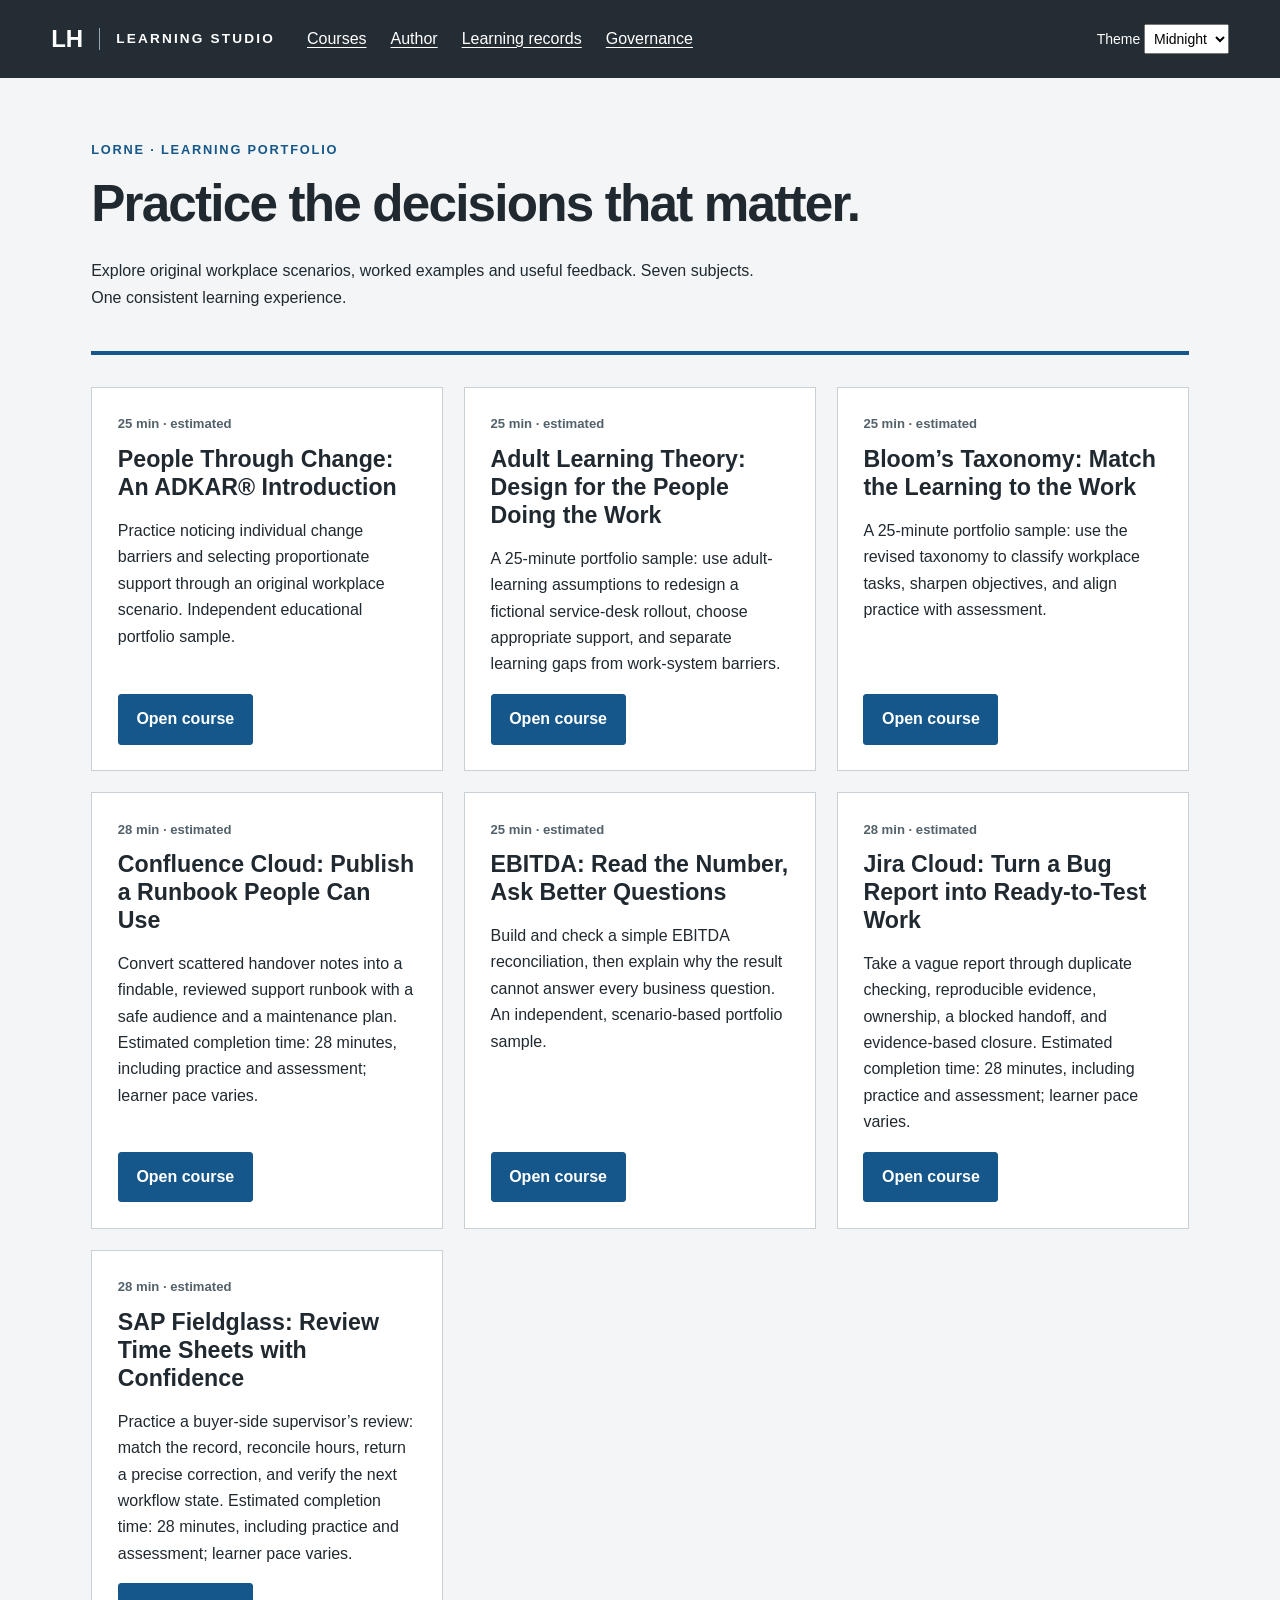
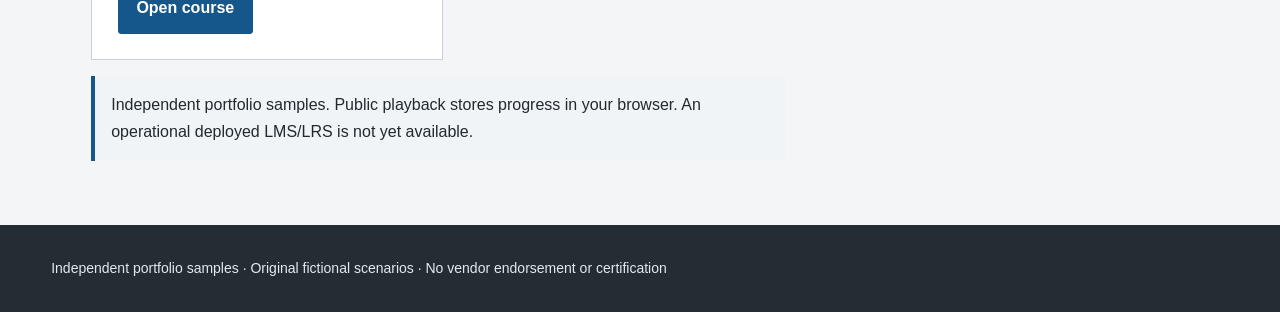
<file: index.html>
<!doctype html>
<html lang="en"><head><meta charset="utf-8"><meta name="viewport" content="width=device-width,initial-scale=1"><meta name="description" content="Independent, scenario-based learning portfolio by Lorne Hopkins."><title>Learning studio | Lorne Hopkins</title><link rel="stylesheet" href="styles.css"><script type="module" src="app.js"></script></head>
<body><link rel="stylesheet" href="panels.css"><a class="skip" href="#main">Skip to learning content</a><header><a class="brand" href="./">LH <span>LEARNING STUDIO</span></a><nav aria-label="Main"><a href="./">Courses</a><a href="author.html">Author</a><a href="records.html">Learning records</a><a href="governance.html">Governance</a></nav><label class="theme-label">Theme <select id="theme"><option value="red">Garnet</option><option value="blue">Midnight</option></select></label></header>
<div id="app"><main id="main"><h1>Learning studio</h1><p role="status">Loading courses…</p></main></div>
<footer>Independent portfolio samples · Original fictional scenarios · No vendor endorsement or certification</footer></body></html>
</file>
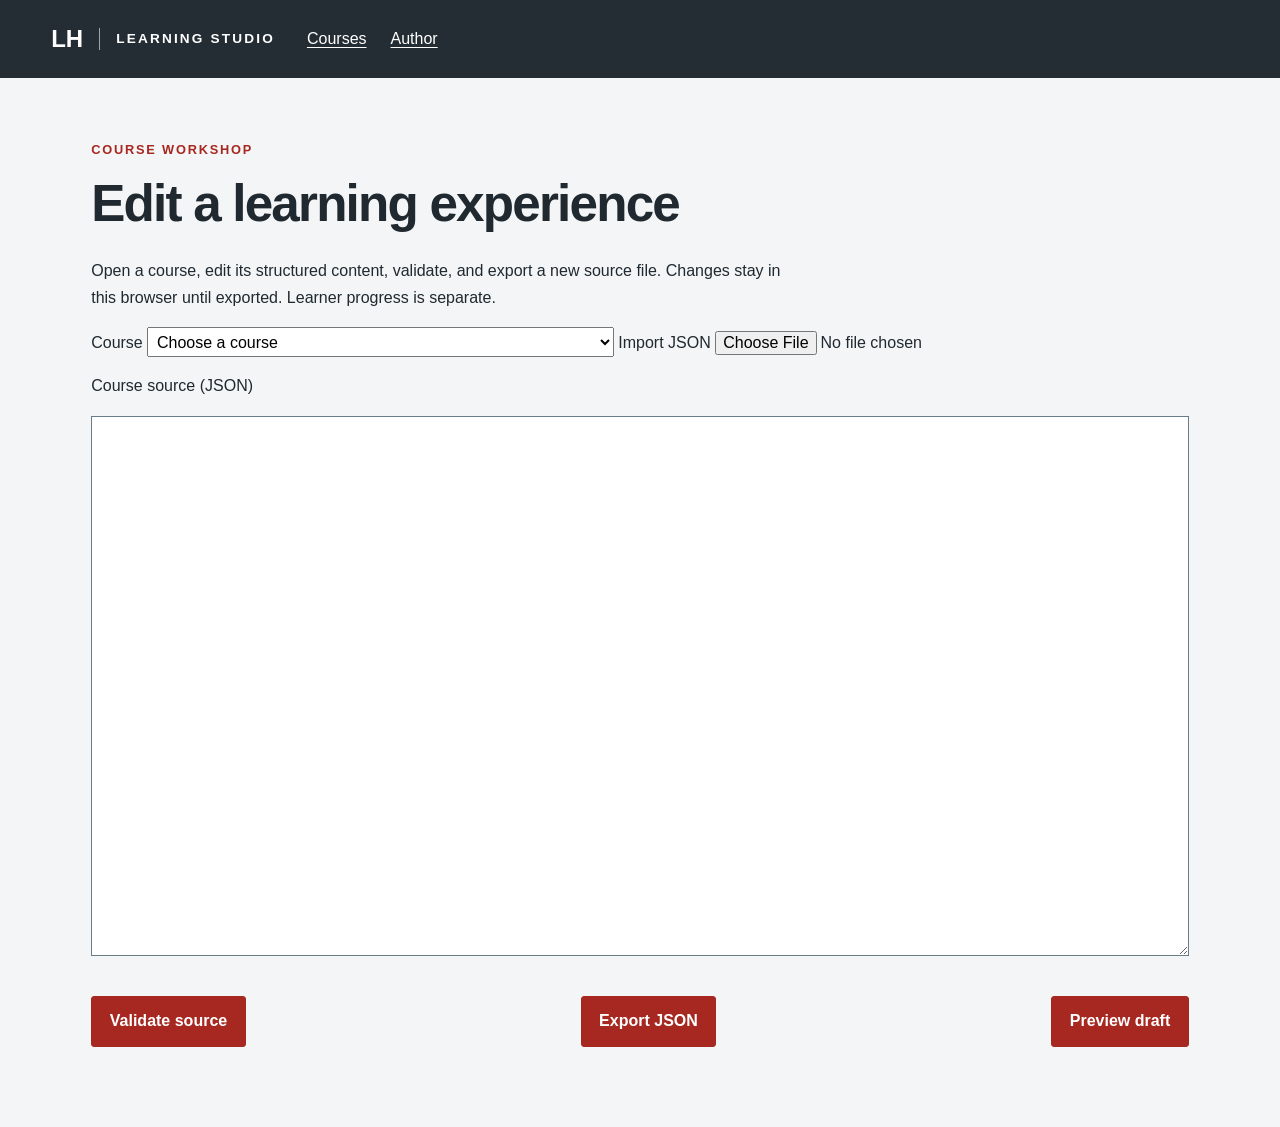
<file: author.html>
<!doctype html><html lang="en"><head><meta charset="utf-8"><meta name="viewport" content="width=device-width,initial-scale=1"><title>Course author | Learning studio</title><link rel="stylesheet" href="styles.css"><script type="module" src="author.js"></script></head><body><a class="skip" href="#main">Skip to editor</a><header><a class="brand" href="./">LH <span>LEARNING STUDIO</span></a><nav aria-label="Main"><a href="./">Courses</a><a href="author.html" aria-current="page">Author</a></nav></header><main id="main"><p class="eyebrow">Course workshop</p><h1>Edit a learning experience</h1><p>Open a course, edit its structured content, validate, and export a new source file. Changes stay in this browser until exported. Learner progress is separate.</p><label>Course <select id="courses"><option value="">Choose a course</option></select></label> <label>Import JSON <input type="file" id="import" accept=".json,application/json"></label><p><label for="editor">Course source (JSON)</label></p><textarea class="code" id="editor" spellcheck="false"></textarea><div class="actions"><button id="validate">Validate source</button><button id="download">Export JSON</button><button id="preview">Preview draft</button></div><div id="message" role="status" aria-live="polite"></div></main></body></html>
</file>
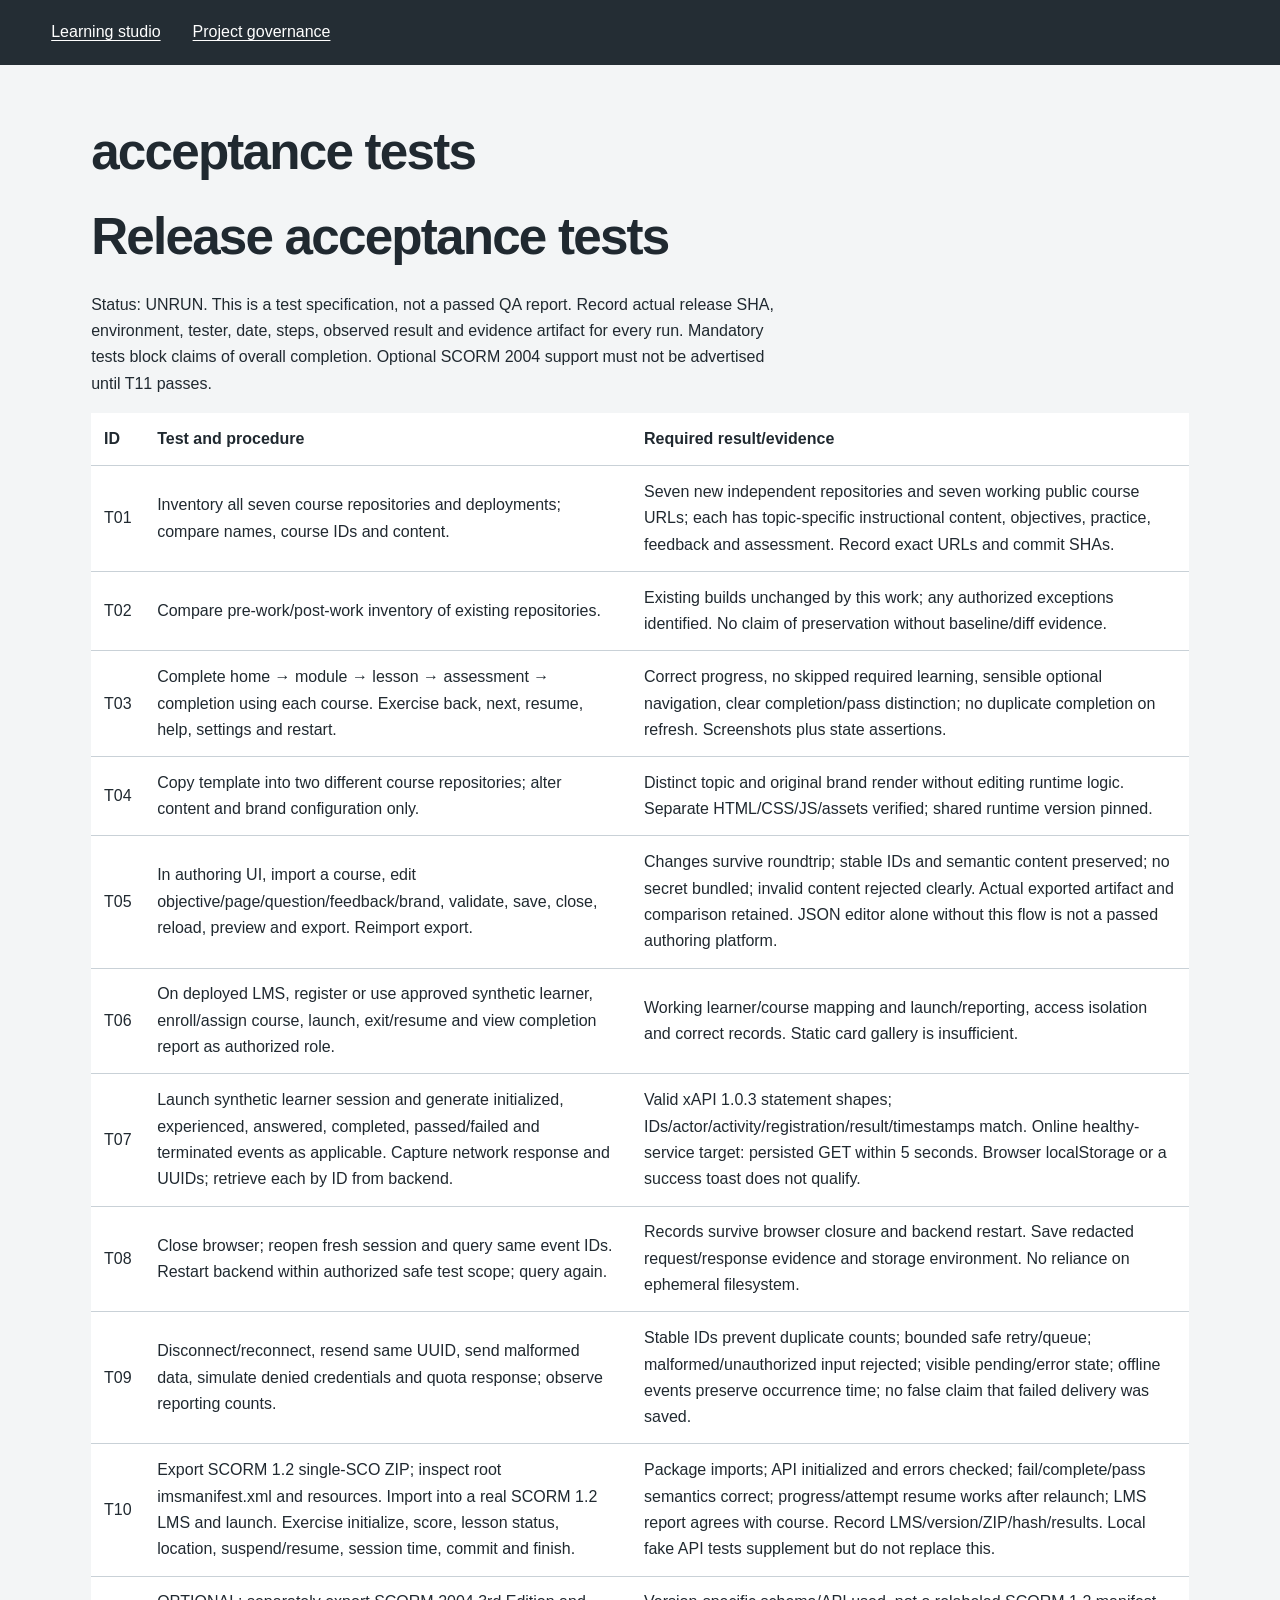
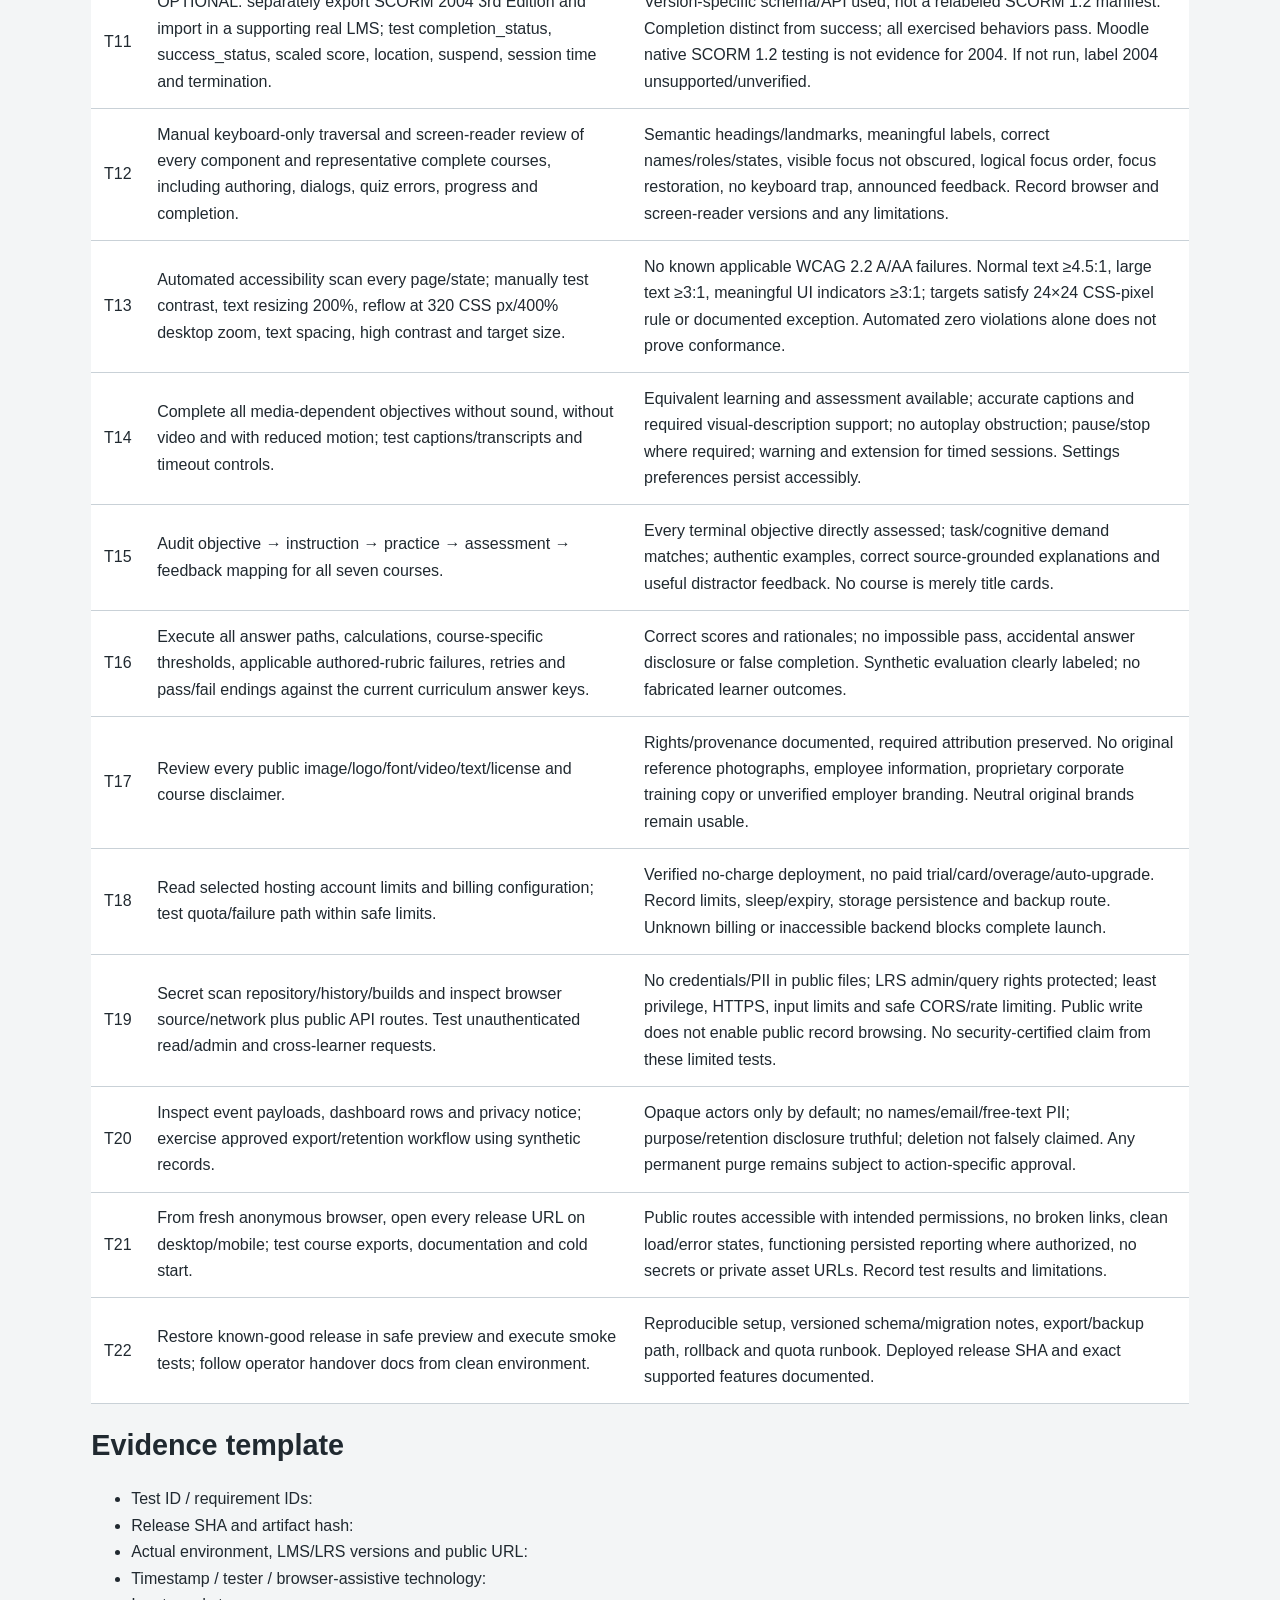
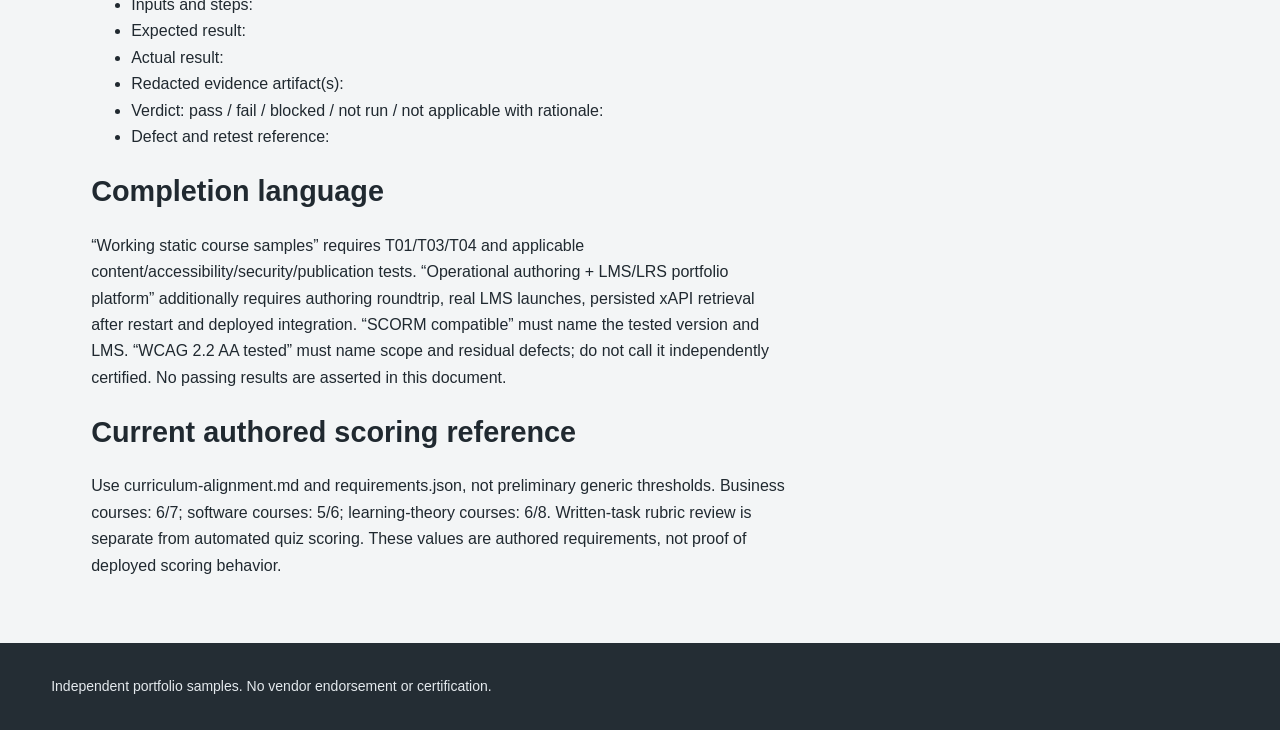
<file: governance--acceptance-tests.html>
<!doctype html><html lang="en"><meta charset="utf-8"><meta name="viewport" content="width=device-width,initial-scale=1"><title>acceptance tests | Learning studio</title><link rel="stylesheet" href="styles.css"><header><a href="index.html">Learning studio</a><a href="governance.html">Project governance</a></header><main><h1>acceptance tests</h1><h1>Release acceptance tests</h1>
<p>Status: UNRUN. This is a test specification, not a passed QA report. Record actual release SHA, environment, tester, date, steps, observed result and evidence artifact for every run. Mandatory tests block claims of overall completion. Optional SCORM 2004 support must not be advertised until T11 passes.</p>
<table>
<thead>
<tr>
<th>ID</th>
<th>Test and procedure</th>
<th>Required result/evidence</th>
</tr>
</thead>
<tbody><tr>
<td>T01</td>
<td>Inventory all seven course repositories and deployments; compare names, course IDs and content.</td>
<td>Seven new independent repositories and seven working public course URLs; each has topic-specific instructional content, objectives, practice, feedback and assessment. Record exact URLs and commit SHAs.</td>
</tr>
<tr>
<td>T02</td>
<td>Compare pre-work/post-work inventory of existing repositories.</td>
<td>Existing builds unchanged by this work; any authorized exceptions identified. No claim of preservation without baseline/diff evidence.</td>
</tr>
<tr>
<td>T03</td>
<td>Complete home → module → lesson → assessment → completion using each course. Exercise back, next, resume, help, settings and restart.</td>
<td>Correct progress, no skipped required learning, sensible optional navigation, clear completion/pass distinction; no duplicate completion on refresh. Screenshots plus state assertions.</td>
</tr>
<tr>
<td>T04</td>
<td>Copy template into two different course repositories; alter content and brand configuration only.</td>
<td>Distinct topic and original brand render without editing runtime logic. Separate HTML/CSS/JS/assets verified; shared runtime version pinned.</td>
</tr>
<tr>
<td>T05</td>
<td>In authoring UI, import a course, edit objective/page/question/feedback/brand, validate, save, close, reload, preview and export. Reimport export.</td>
<td>Changes survive roundtrip; stable IDs and semantic content preserved; no secret bundled; invalid content rejected clearly. Actual exported artifact and comparison retained. JSON editor alone without this flow is not a passed authoring platform.</td>
</tr>
<tr>
<td>T06</td>
<td>On deployed LMS, register or use approved synthetic learner, enroll/assign course, launch, exit/resume and view completion report as authorized role.</td>
<td>Working learner/course mapping and launch/reporting, access isolation and correct records. Static card gallery is insufficient.</td>
</tr>
<tr>
<td>T07</td>
<td>Launch synthetic learner session and generate initialized, experienced, answered, completed, passed/failed and terminated events as applicable. Capture network response and UUIDs; retrieve each by ID from backend.</td>
<td>Valid xAPI 1.0.3 statement shapes; IDs/actor/activity/registration/result/timestamps match. Online healthy-service target: persisted GET within 5 seconds. Browser localStorage or a success toast does not qualify.</td>
</tr>
<tr>
<td>T08</td>
<td>Close browser; reopen fresh session and query same event IDs. Restart backend within authorized safe test scope; query again.</td>
<td>Records survive browser closure and backend restart. Save redacted request/response evidence and storage environment. No reliance on ephemeral filesystem.</td>
</tr>
<tr>
<td>T09</td>
<td>Disconnect/reconnect, resend same UUID, send malformed data, simulate denied credentials and quota response; observe reporting counts.</td>
<td>Stable IDs prevent duplicate counts; bounded safe retry/queue; malformed/unauthorized input rejected; visible pending/error state; offline events preserve occurrence time; no false claim that failed delivery was saved.</td>
</tr>
<tr>
<td>T10</td>
<td>Export SCORM 1.2 single-SCO ZIP; inspect root imsmanifest.xml and resources. Import into a real SCORM 1.2 LMS and launch. Exercise initialize, score, lesson status, location, suspend/resume, session time, commit and finish.</td>
<td>Package imports; API initialized and errors checked; fail/complete/pass semantics correct; progress/attempt resume works after relaunch; LMS report agrees with course. Record LMS/version/ZIP/hash/results. Local fake API tests supplement but do not replace this.</td>
</tr>
<tr>
<td>T11</td>
<td>OPTIONAL: separately export SCORM 2004 3rd Edition and import in a supporting real LMS; test completion_status, success_status, scaled score, location, suspend, session time and termination.</td>
<td>Version-specific schema/API used, not a relabeled SCORM 1.2 manifest. Completion distinct from success; all exercised behaviors pass. Moodle native SCORM 1.2 testing is not evidence for 2004. If not run, label 2004 unsupported/unverified.</td>
</tr>
<tr>
<td>T12</td>
<td>Manual keyboard-only traversal and screen-reader review of every component and representative complete courses, including authoring, dialogs, quiz errors, progress and completion.</td>
<td>Semantic headings/landmarks, meaningful labels, correct names/roles/states, visible focus not obscured, logical focus order, focus restoration, no keyboard trap, announced feedback. Record browser and screen-reader versions and any limitations.</td>
</tr>
<tr>
<td>T13</td>
<td>Automated accessibility scan every page/state; manually test contrast, text resizing 200%, reflow at 320 CSS px/400% desktop zoom, text spacing, high contrast and target size.</td>
<td>No known applicable WCAG 2.2 A/AA failures. Normal text ≥4.5:1, large text ≥3:1, meaningful UI indicators ≥3:1; targets satisfy 24×24 CSS-pixel rule or documented exception. Automated zero violations alone does not prove conformance.</td>
</tr>
<tr>
<td>T14</td>
<td>Complete all media-dependent objectives without sound, without video and with reduced motion; test captions/transcripts and timeout controls.</td>
<td>Equivalent learning and assessment available; accurate captions and required visual-description support; no autoplay obstruction; pause/stop where required; warning and extension for timed sessions. Settings preferences persist accessibly.</td>
</tr>
<tr>
<td>T15</td>
<td>Audit objective → instruction → practice → assessment → feedback mapping for all seven courses.</td>
<td>Every terminal objective directly assessed; task/cognitive demand matches; authentic examples, correct source-grounded explanations and useful distractor feedback. No course is merely title cards.</td>
</tr>
<tr>
<td>T16</td>
<td>Execute all answer paths, calculations, course-specific thresholds, applicable authored-rubric failures, retries and pass/fail endings against the current curriculum answer keys.</td>
<td>Correct scores and rationales; no impossible pass, accidental answer disclosure or false completion. Synthetic evaluation clearly labeled; no fabricated learner outcomes.</td>
</tr>
<tr>
<td>T17</td>
<td>Review every public image/logo/font/video/text/license and course disclaimer.</td>
<td>Rights/provenance documented, required attribution preserved. No original reference photographs, employee information, proprietary corporate training copy or unverified employer branding. Neutral original brands remain usable.</td>
</tr>
<tr>
<td>T18</td>
<td>Read selected hosting account limits and billing configuration; test quota/failure path within safe limits.</td>
<td>Verified no-charge deployment, no paid trial/card/overage/auto-upgrade. Record limits, sleep/expiry, storage persistence and backup route. Unknown billing or inaccessible backend blocks complete launch.</td>
</tr>
<tr>
<td>T19</td>
<td>Secret scan repository/history/builds and inspect browser source/network plus public API routes. Test unauthenticated read/admin and cross-learner requests.</td>
<td>No credentials/PII in public files; LRS admin/query rights protected; least privilege, HTTPS, input limits and safe CORS/rate limiting. Public write does not enable public record browsing. No security-certified claim from these limited tests.</td>
</tr>
<tr>
<td>T20</td>
<td>Inspect event payloads, dashboard rows and privacy notice; exercise approved export/retention workflow using synthetic records.</td>
<td>Opaque actors only by default; no names/email/free-text PII; purpose/retention disclosure truthful; deletion not falsely claimed. Any permanent purge remains subject to action-specific approval.</td>
</tr>
<tr>
<td>T21</td>
<td>From fresh anonymous browser, open every release URL on desktop/mobile; test course exports, documentation and cold start.</td>
<td>Public routes accessible with intended permissions, no broken links, clean load/error states, functioning persisted reporting where authorized, no secrets or private asset URLs. Record test results and limitations.</td>
</tr>
<tr>
<td>T22</td>
<td>Restore known-good release in safe preview and execute smoke tests; follow operator handover docs from clean environment.</td>
<td>Reproducible setup, versioned schema/migration notes, export/backup path, rollback and quota runbook. Deployed release SHA and exact supported features documented.</td>
</tr>
</tbody></table>
<h2>Evidence template</h2>
<ul>
<li>Test ID / requirement IDs:</li>
<li>Release SHA and artifact hash:</li>
<li>Actual environment, LMS/LRS versions and public URL:</li>
<li>Timestamp / tester / browser-assistive technology:</li>
<li>Inputs and steps:</li>
<li>Expected result:</li>
<li>Actual result:</li>
<li>Redacted evidence artifact(s):</li>
<li>Verdict: pass / fail / blocked / not run / not applicable with rationale:</li>
<li>Defect and retest reference:</li>
</ul>
<h2>Completion language</h2>
<p>“Working static course samples” requires T01/T03/T04 and applicable content/accessibility/security/publication tests. “Operational authoring + LMS/LRS portfolio platform” additionally requires authoring roundtrip, real LMS launches, persisted xAPI retrieval after restart and deployed integration. “SCORM compatible” must name the tested version and LMS. “WCAG 2.2 AA tested” must name scope and residual defects; do not call it independently certified. No passing results are asserted in this document.</p>
<h2>Current authored scoring reference</h2>
<p>Use curriculum-alignment.md and requirements.json, not preliminary generic thresholds. Business courses: 6/7; software courses: 5/6; learning-theory courses: 6/8. Written-task rubric review is separate from automated quiz scoring. These values are authored requirements, not proof of deployed scoring behavior.</p>
</main><footer>Independent portfolio samples. No vendor endorsement or certification.</footer></html>
</file>
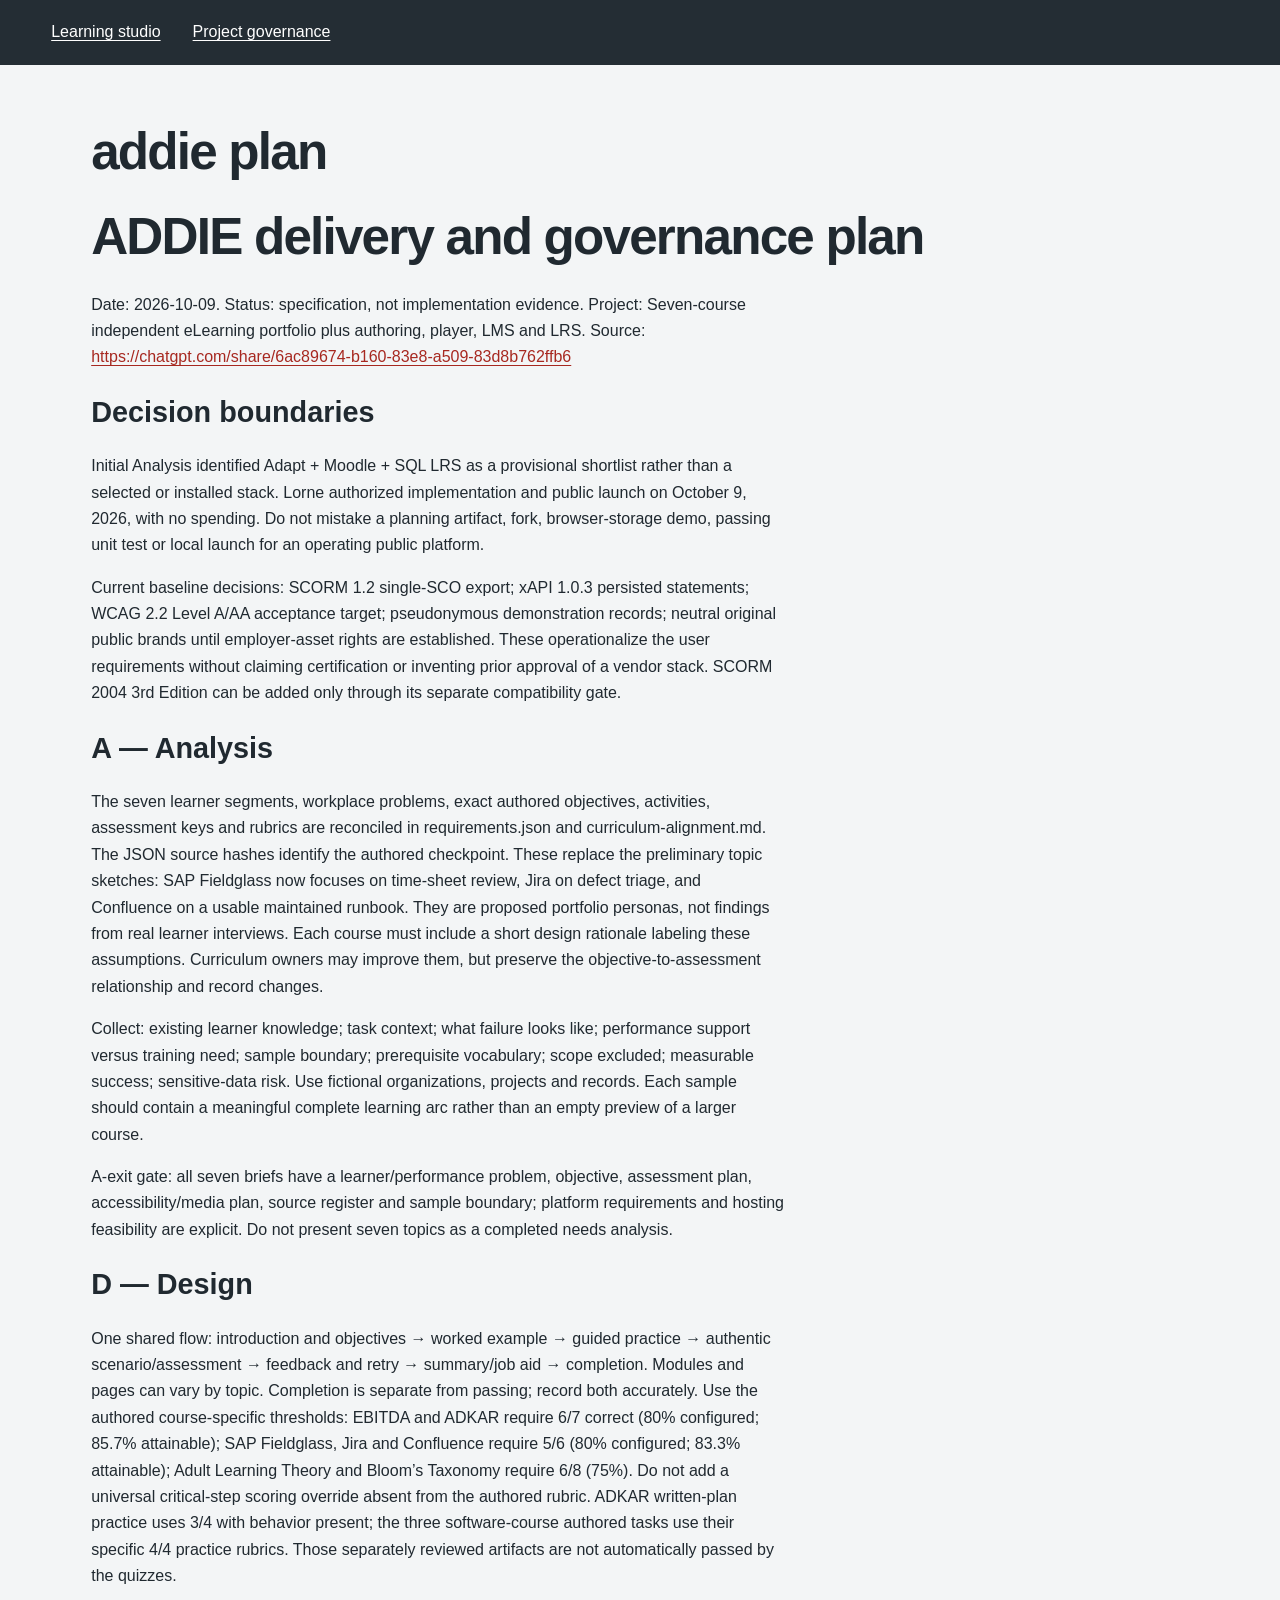
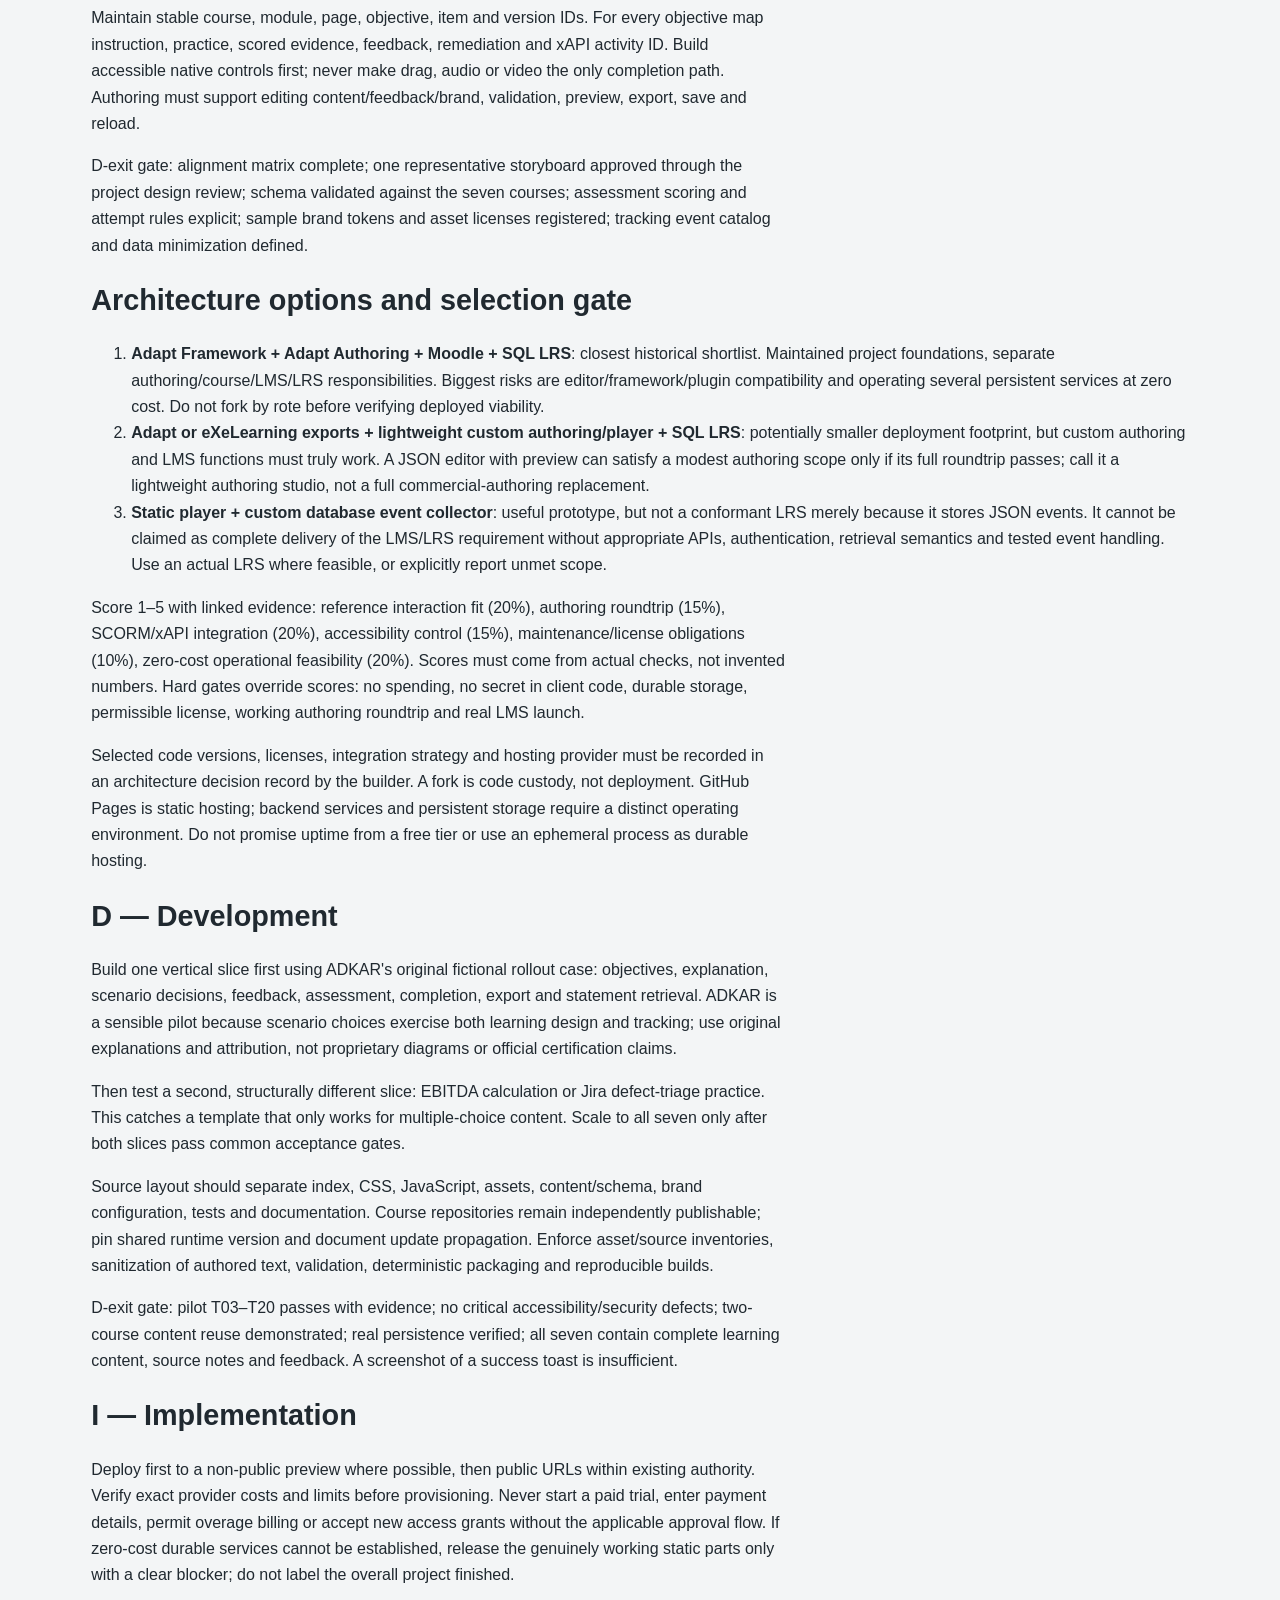
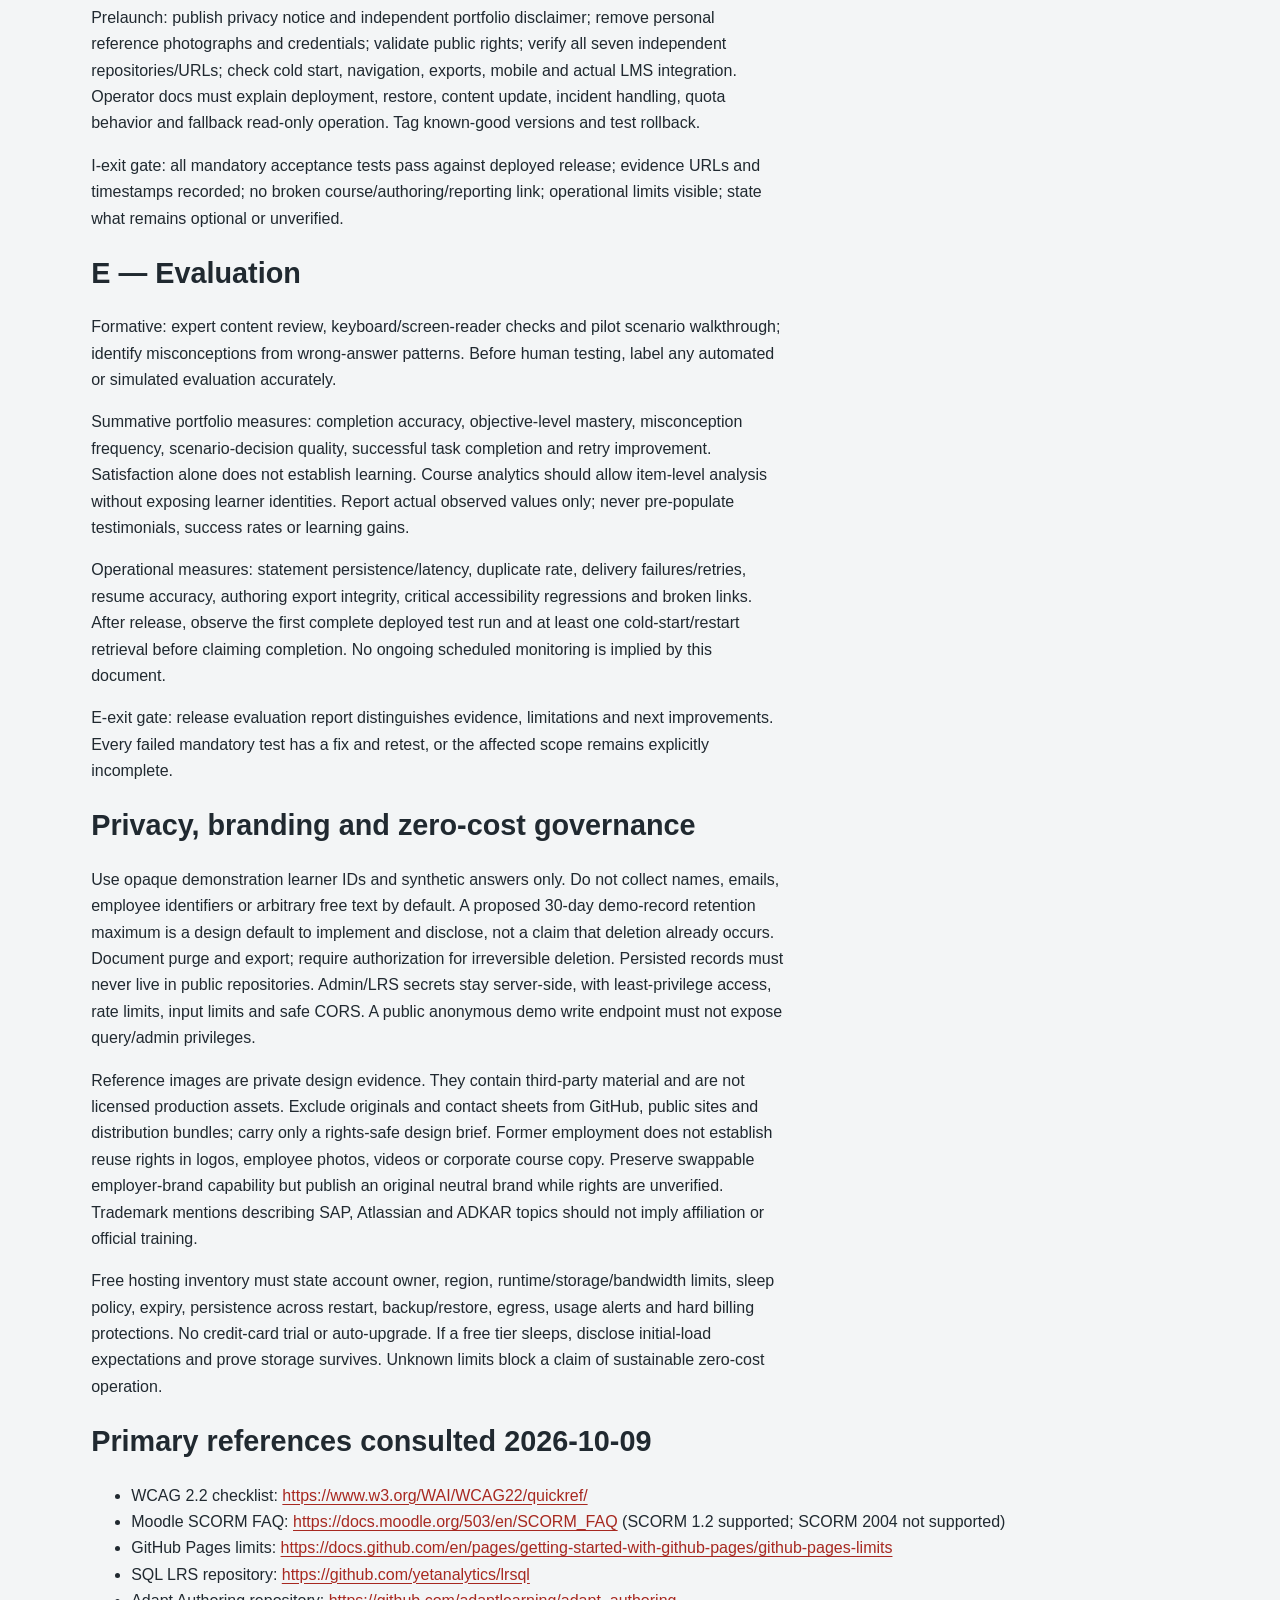
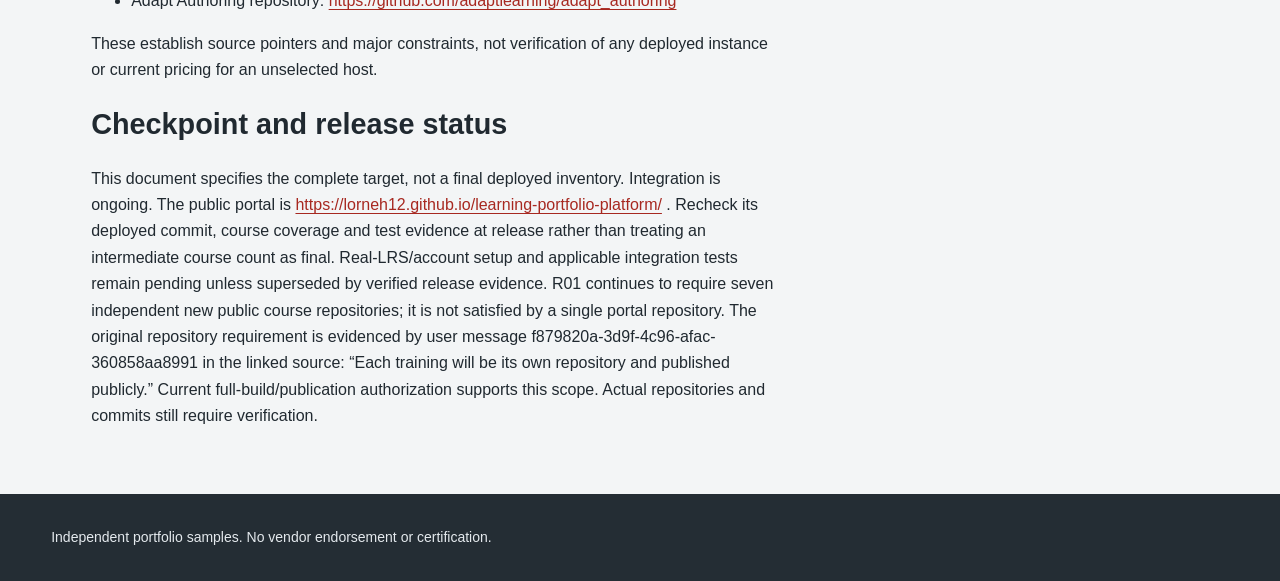
<file: governance--addie-plan.html>
<!doctype html><html lang="en"><meta charset="utf-8"><meta name="viewport" content="width=device-width,initial-scale=1"><title>addie plan | Learning studio</title><link rel="stylesheet" href="styles.css"><header><a href="index.html">Learning studio</a><a href="governance.html">Project governance</a></header><main><h1>addie plan</h1><h1>ADDIE delivery and governance plan</h1>
<p>Date: 2026-10-09. Status: specification, not implementation evidence.
Project: Seven-course independent eLearning portfolio plus authoring, player, LMS and LRS.
Source: <a href="https://chatgpt.com/share/6ac89674-b160-83e8-a509-83d8b762ffb6">https://chatgpt.com/share/6ac89674-b160-83e8-a509-83d8b762ffb6</a></p>
<h2>Decision boundaries</h2>
<p>Initial Analysis identified Adapt + Moodle + SQL LRS as a provisional shortlist rather than a selected or installed stack. Lorne authorized implementation and public launch on October 9, 2026, with no spending. Do not mistake a planning artifact, fork, browser-storage demo, passing unit test or local launch for an operating public platform.</p>
<p>Current baseline decisions: SCORM 1.2 single-SCO export; xAPI 1.0.3 persisted statements; WCAG 2.2 Level A/AA acceptance target; pseudonymous demonstration records; neutral original public brands until employer-asset rights are established. These operationalize the user requirements without claiming certification or inventing prior approval of a vendor stack. SCORM 2004 3rd Edition can be added only through its separate compatibility gate.</p>
<h2>A — Analysis</h2>
<p>The seven learner segments, workplace problems, exact authored objectives, activities, assessment keys and rubrics are reconciled in requirements.json and curriculum-alignment.md. The JSON source hashes identify the authored checkpoint. These replace the preliminary topic sketches: SAP Fieldglass now focuses on time-sheet review, Jira on defect triage, and Confluence on a usable maintained runbook. They are proposed portfolio personas, not findings from real learner interviews. Each course must include a short design rationale labeling these assumptions. Curriculum owners may improve them, but preserve the objective-to-assessment relationship and record changes.</p>
<p>Collect: existing learner knowledge; task context; what failure looks like; performance support versus training need; sample boundary; prerequisite vocabulary; scope excluded; measurable success; sensitive-data risk. Use fictional organizations, projects and records. Each sample should contain a meaningful complete learning arc rather than an empty preview of a larger course.</p>
<p>A-exit gate: all seven briefs have a learner/performance problem, objective, assessment plan, accessibility/media plan, source register and sample boundary; platform requirements and hosting feasibility are explicit. Do not present seven topics as a completed needs analysis.</p>
<h2>D — Design</h2>
<p>One shared flow: introduction and objectives → worked example → guided practice → authentic scenario/assessment → feedback and retry → summary/job aid → completion. Modules and pages can vary by topic. Completion is separate from passing; record both accurately. Use the authored course-specific thresholds: EBITDA and ADKAR require 6/7 correct (80% configured; 85.7% attainable); SAP Fieldglass, Jira and Confluence require 5/6 (80% configured; 83.3% attainable); Adult Learning Theory and Bloom’s Taxonomy require 6/8 (75%). Do not add a universal critical-step scoring override absent from the authored rubric. ADKAR written-plan practice uses 3/4 with behavior present; the three software-course authored tasks use their specific 4/4 practice rubrics. Those separately reviewed artifacts are not automatically passed by the quizzes.</p>
<p>Maintain stable course, module, page, objective, item and version IDs. For every objective map instruction, practice, scored evidence, feedback, remediation and xAPI activity ID. Build accessible native controls first; never make drag, audio or video the only completion path. Authoring must support editing content/feedback/brand, validation, preview, export, save and reload.</p>
<p>D-exit gate: alignment matrix complete; one representative storyboard approved through the project design review; schema validated against the seven courses; assessment scoring and attempt rules explicit; sample brand tokens and asset licenses registered; tracking event catalog and data minimization defined.</p>
<h2>Architecture options and selection gate</h2>
<ol>
<li><strong>Adapt Framework + Adapt Authoring + Moodle + SQL LRS</strong>: closest historical shortlist. Maintained project foundations, separate authoring/course/LMS/LRS responsibilities. Biggest risks are editor/framework/plugin compatibility and operating several persistent services at zero cost. Do not fork by rote before verifying deployed viability.</li>
<li><strong>Adapt or eXeLearning exports + lightweight custom authoring/player + SQL LRS</strong>: potentially smaller deployment footprint, but custom authoring and LMS functions must truly work. A JSON editor with preview can satisfy a modest authoring scope only if its full roundtrip passes; call it a lightweight authoring studio, not a full commercial-authoring replacement.</li>
<li><strong>Static player + custom database event collector</strong>: useful prototype, but not a conformant LRS merely because it stores JSON events. It cannot be claimed as complete delivery of the LMS/LRS requirement without appropriate APIs, authentication, retrieval semantics and tested event handling. Use an actual LRS where feasible, or explicitly report unmet scope.</li>
</ol>
<p>Score 1–5 with linked evidence: reference interaction fit (20%), authoring roundtrip (15%), SCORM/xAPI integration (20%), accessibility control (15%), maintenance/license obligations (10%), zero-cost operational feasibility (20%). Scores must come from actual checks, not invented numbers. Hard gates override scores: no spending, no secret in client code, durable storage, permissible license, working authoring roundtrip and real LMS launch.</p>
<p>Selected code versions, licenses, integration strategy and hosting provider must be recorded in an architecture decision record by the builder. A fork is code custody, not deployment. GitHub Pages is static hosting; backend services and persistent storage require a distinct operating environment. Do not promise uptime from a free tier or use an ephemeral process as durable hosting.</p>
<h2>D — Development</h2>
<p>Build one vertical slice first using ADKAR&#39;s original fictional rollout case: objectives, explanation, scenario decisions, feedback, assessment, completion, export and statement retrieval. ADKAR is a sensible pilot because scenario choices exercise both learning design and tracking; use original explanations and attribution, not proprietary diagrams or official certification claims.</p>
<p>Then test a second, structurally different slice: EBITDA calculation or Jira defect-triage practice. This catches a template that only works for multiple-choice content. Scale to all seven only after both slices pass common acceptance gates.</p>
<p>Source layout should separate index, CSS, JavaScript, assets, content/schema, brand configuration, tests and documentation. Course repositories remain independently publishable; pin shared runtime version and document update propagation. Enforce asset/source inventories, sanitization of authored text, validation, deterministic packaging and reproducible builds.</p>
<p>D-exit gate: pilot T03–T20 passes with evidence; no critical accessibility/security defects; two-course content reuse demonstrated; real persistence verified; all seven contain complete learning content, source notes and feedback. A screenshot of a success toast is insufficient.</p>
<h2>I — Implementation</h2>
<p>Deploy first to a non-public preview where possible, then public URLs within existing authority. Verify exact provider costs and limits before provisioning. Never start a paid trial, enter payment details, permit overage billing or accept new access grants without the applicable approval flow. If zero-cost durable services cannot be established, release the genuinely working static parts only with a clear blocker; do not label the overall project finished.</p>
<p>Prelaunch: publish privacy notice and independent portfolio disclaimer; remove personal reference photographs and credentials; validate public rights; verify all seven independent repositories/URLs; check cold start, navigation, exports, mobile and actual LMS integration. Operator docs must explain deployment, restore, content update, incident handling, quota behavior and fallback read-only operation. Tag known-good versions and test rollback.</p>
<p>I-exit gate: all mandatory acceptance tests pass against deployed release; evidence URLs and timestamps recorded; no broken course/authoring/reporting link; operational limits visible; state what remains optional or unverified.</p>
<h2>E — Evaluation</h2>
<p>Formative: expert content review, keyboard/screen-reader checks and pilot scenario walkthrough; identify misconceptions from wrong-answer patterns. Before human testing, label any automated or simulated evaluation accurately.</p>
<p>Summative portfolio measures: completion accuracy, objective-level mastery, misconception frequency, scenario-decision quality, successful task completion and retry improvement. Satisfaction alone does not establish learning. Course analytics should allow item-level analysis without exposing learner identities. Report actual observed values only; never pre-populate testimonials, success rates or learning gains.</p>
<p>Operational measures: statement persistence/latency, duplicate rate, delivery failures/retries, resume accuracy, authoring export integrity, critical accessibility regressions and broken links. After release, observe the first complete deployed test run and at least one cold-start/restart retrieval before claiming completion. No ongoing scheduled monitoring is implied by this document.</p>
<p>E-exit gate: release evaluation report distinguishes evidence, limitations and next improvements. Every failed mandatory test has a fix and retest, or the affected scope remains explicitly incomplete.</p>
<h2>Privacy, branding and zero-cost governance</h2>
<p>Use opaque demonstration learner IDs and synthetic answers only. Do not collect names, emails, employee identifiers or arbitrary free text by default. A proposed 30-day demo-record retention maximum is a design default to implement and disclose, not a claim that deletion already occurs. Document purge and export; require authorization for irreversible deletion. Persisted records must never live in public repositories. Admin/LRS secrets stay server-side, with least-privilege access, rate limits, input limits and safe CORS. A public anonymous demo write endpoint must not expose query/admin privileges.</p>
<p>Reference images are private design evidence. They contain third-party material and are not licensed production assets. Exclude originals and contact sheets from GitHub, public sites and distribution bundles; carry only a rights-safe design brief. Former employment does not establish reuse rights in logos, employee photos, videos or corporate course copy. Preserve swappable employer-brand capability but publish an original neutral brand while rights are unverified. Trademark mentions describing SAP, Atlassian and ADKAR topics should not imply affiliation or official training.</p>
<p>Free hosting inventory must state account owner, region, runtime/storage/bandwidth limits, sleep policy, expiry, persistence across restart, backup/restore, egress, usage alerts and hard billing protections. No credit-card trial or auto-upgrade. If a free tier sleeps, disclose initial-load expectations and prove storage survives. Unknown limits block a claim of sustainable zero-cost operation.</p>
<h2>Primary references consulted 2026-10-09</h2>
<ul>
<li>WCAG 2.2 checklist: <a href="https://www.w3.org/WAI/WCAG22/quickref/">https://www.w3.org/WAI/WCAG22/quickref/</a></li>
<li>Moodle SCORM FAQ: <a href="https://docs.moodle.org/503/en/SCORM_FAQ">https://docs.moodle.org/503/en/SCORM_FAQ</a> (SCORM 1.2 supported; SCORM 2004 not supported)</li>
<li>GitHub Pages limits: <a href="https://docs.github.com/en/pages/getting-started-with-github-pages/github-pages-limits">https://docs.github.com/en/pages/getting-started-with-github-pages/github-pages-limits</a></li>
<li>SQL LRS repository: <a href="https://github.com/yetanalytics/lrsql">https://github.com/yetanalytics/lrsql</a></li>
<li>Adapt Authoring repository: <a href="https://github.com/adaptlearning/adapt_authoring">https://github.com/adaptlearning/adapt_authoring</a></li>
</ul>
<p>These establish source pointers and major constraints, not verification of any deployed instance or current pricing for an unselected host.</p>
<h2>Checkpoint and release status</h2>
<p>This document specifies the complete target, not a final deployed inventory. Integration is ongoing. The public portal is <a href="https://lorneh12.github.io/learning-portfolio-platform/">https://lorneh12.github.io/learning-portfolio-platform/</a> . Recheck its deployed commit, course coverage and test evidence at release rather than treating an intermediate course count as final. Real-LRS/account setup and applicable integration tests remain pending unless superseded by verified release evidence. R01 continues to require seven independent new public course repositories; it is not satisfied by a single portal repository. The original repository requirement is evidenced by user message f879820a-3d9f-4c96-afac-360858aa8991 in the linked source: “Each training will be its own repository and published publicly.” Current full-build/publication authorization supports this scope. Actual repositories and commits still require verification.</p>
</main><footer>Independent portfolio samples. No vendor endorsement or certification.</footer></html>
</file>
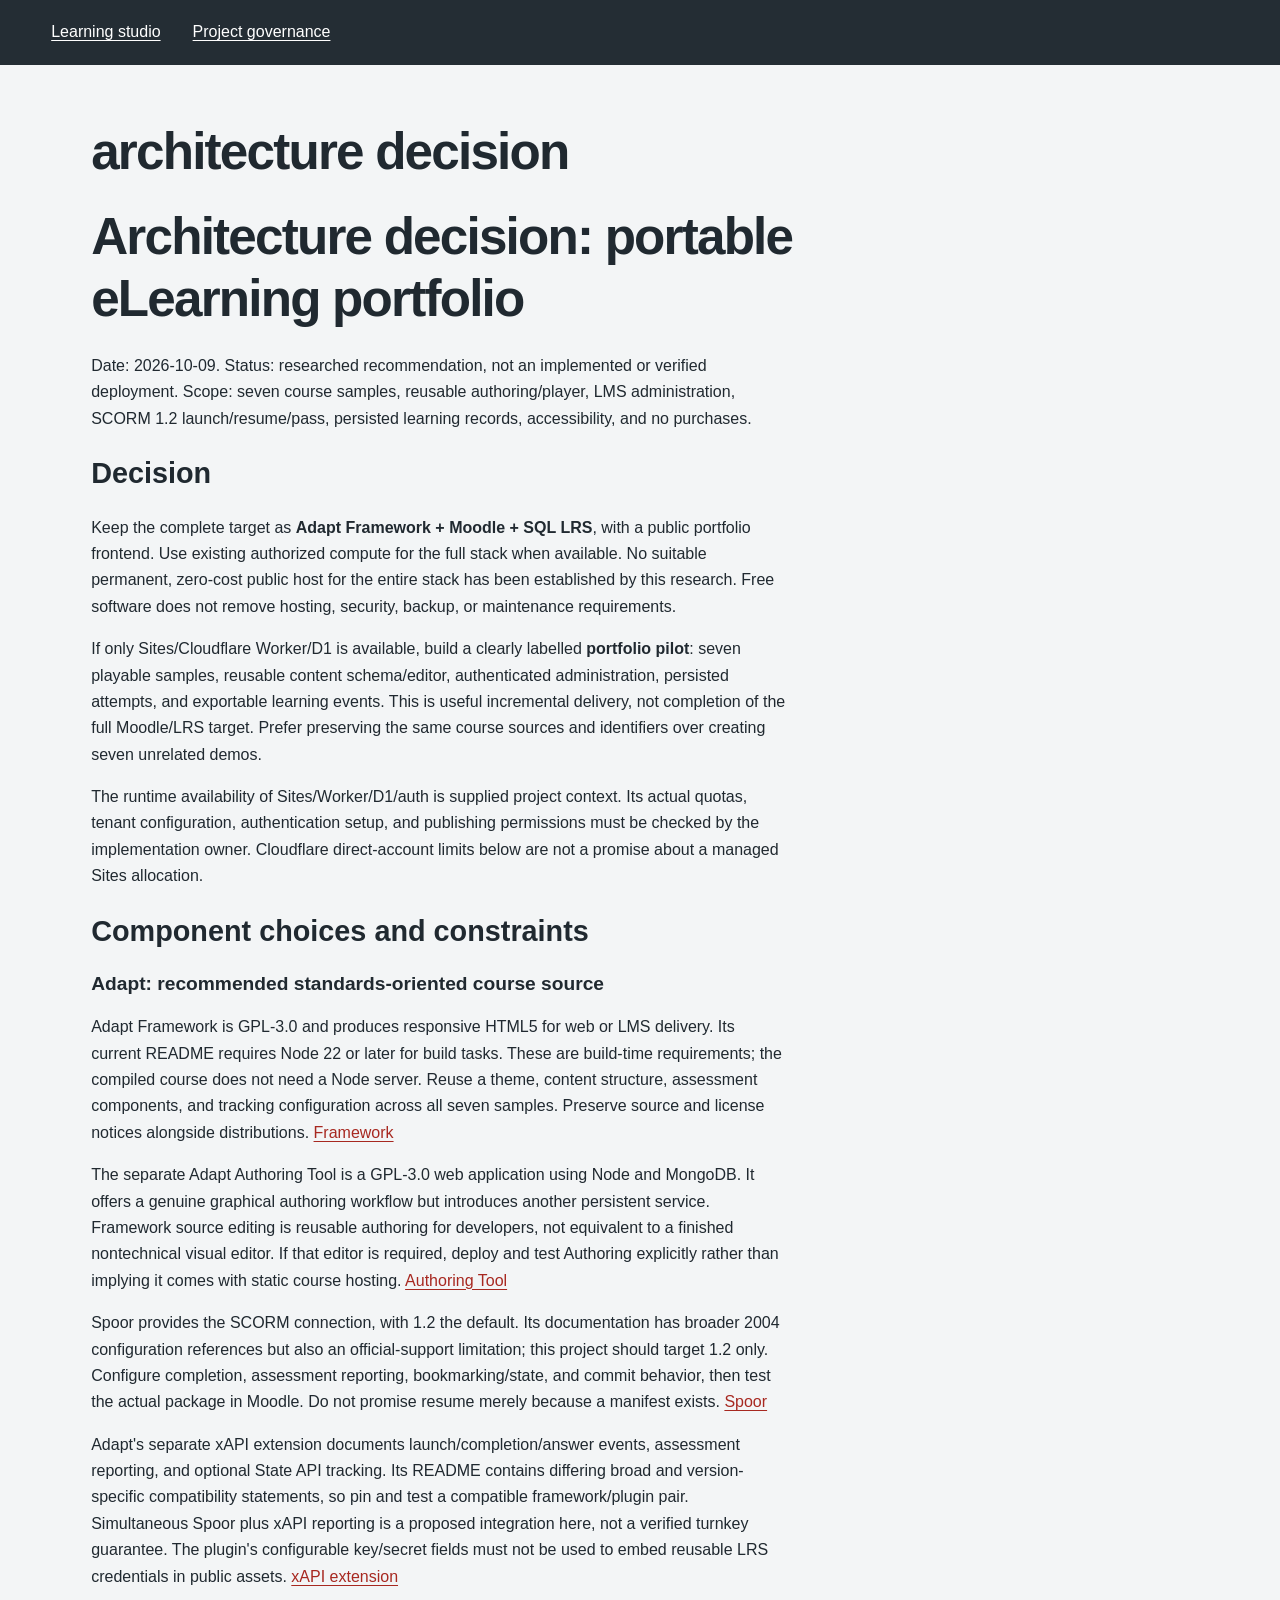
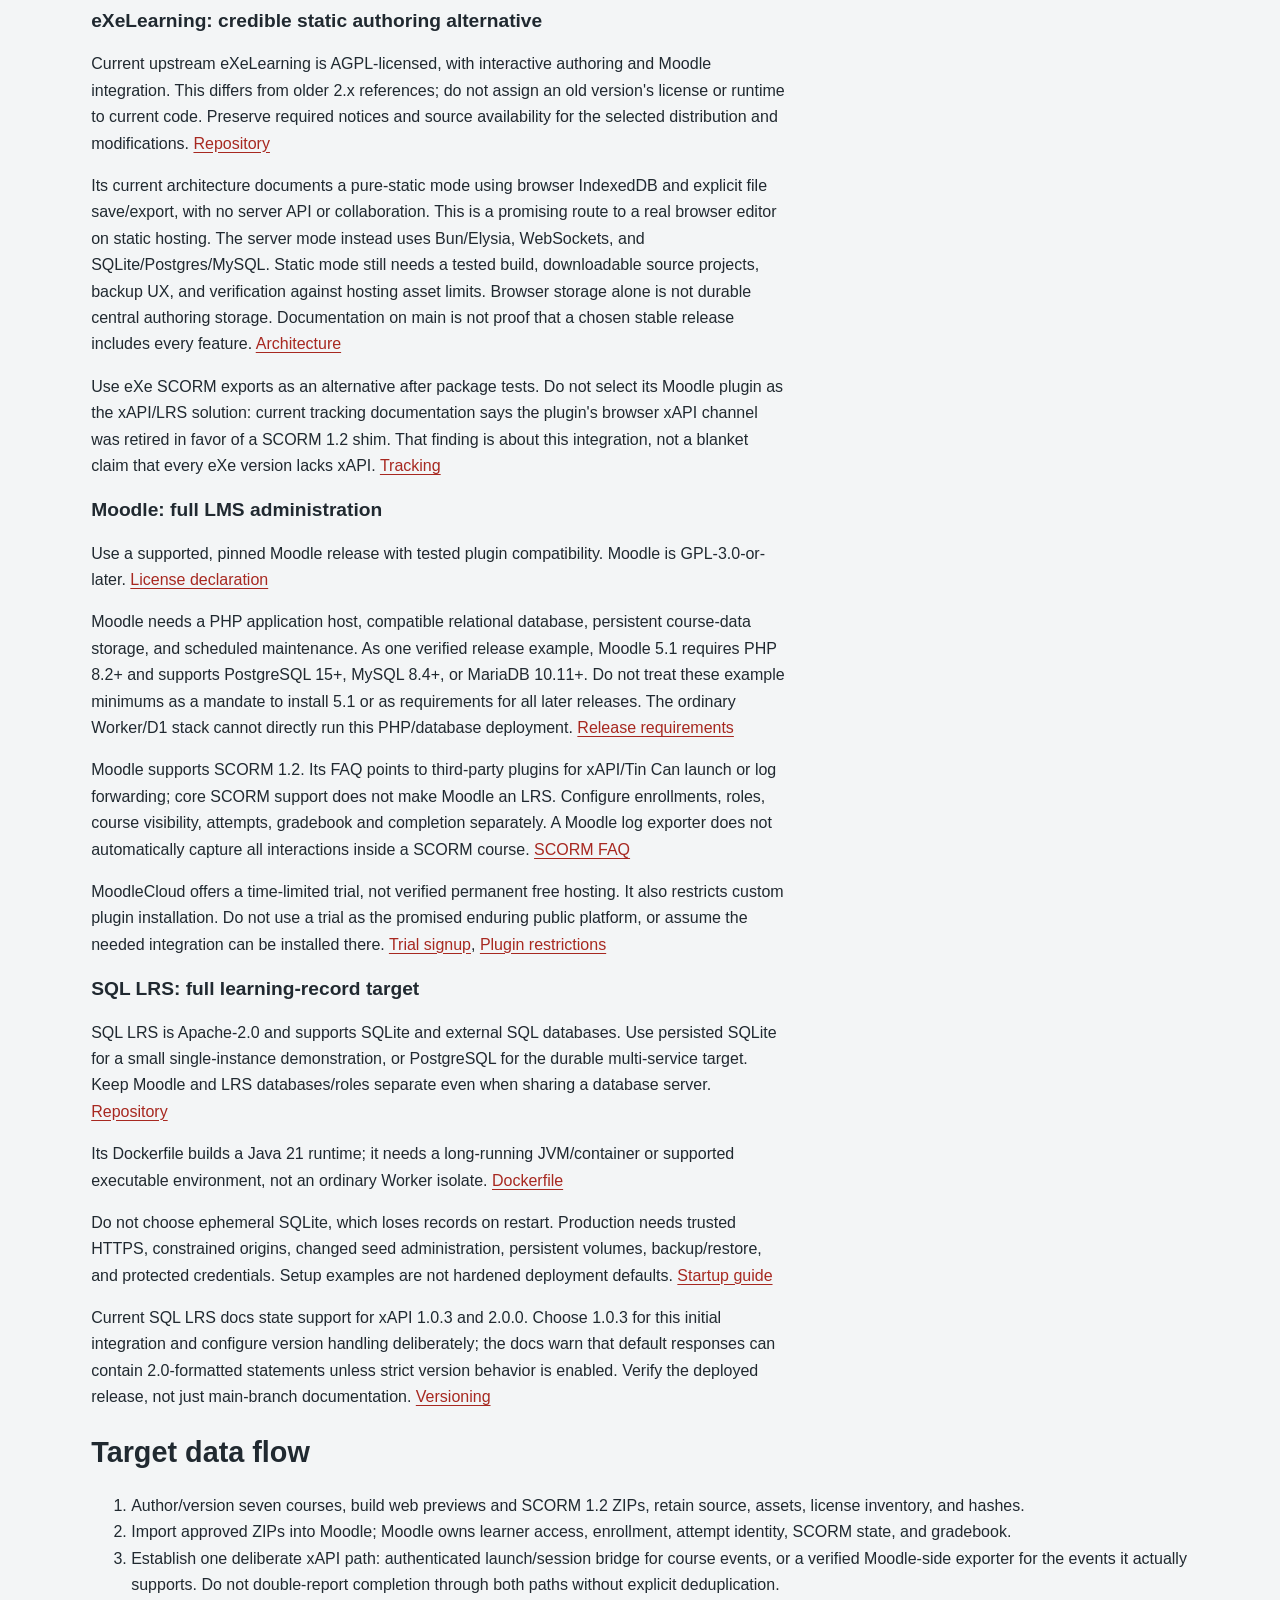
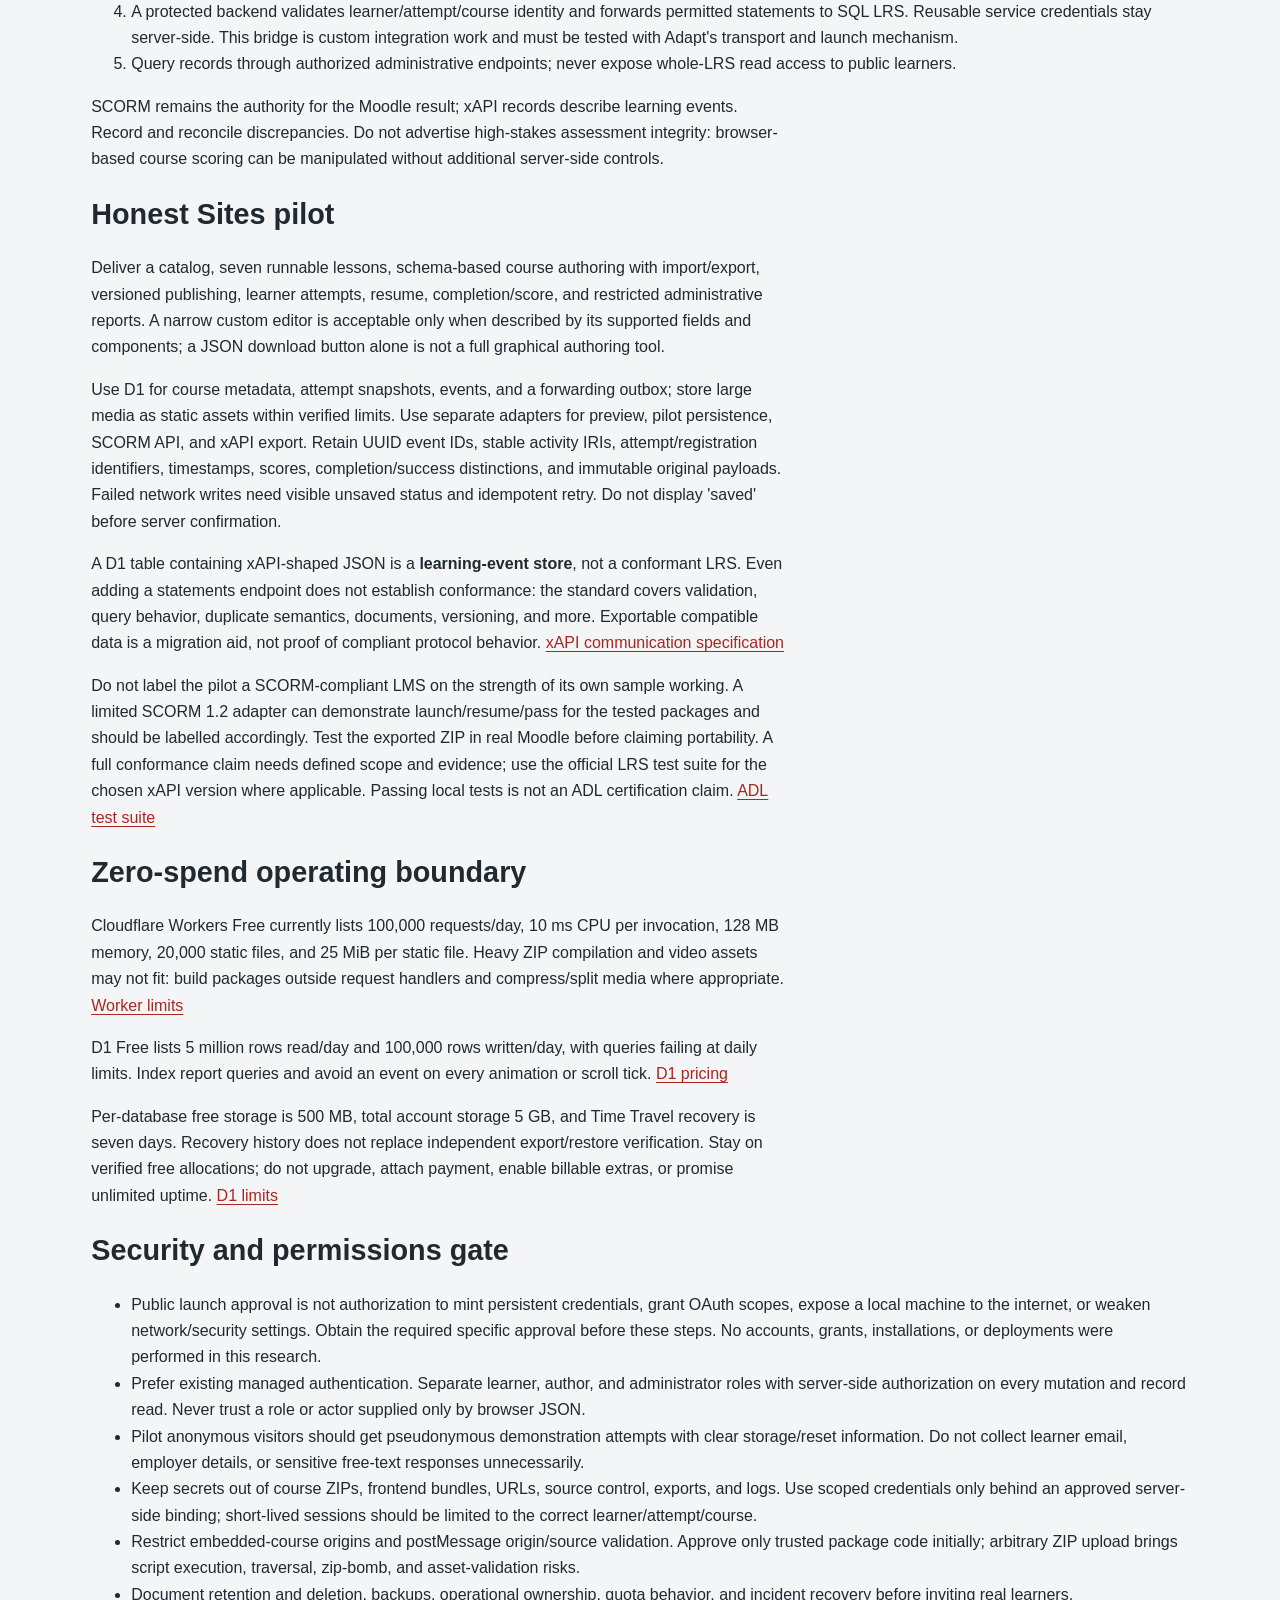
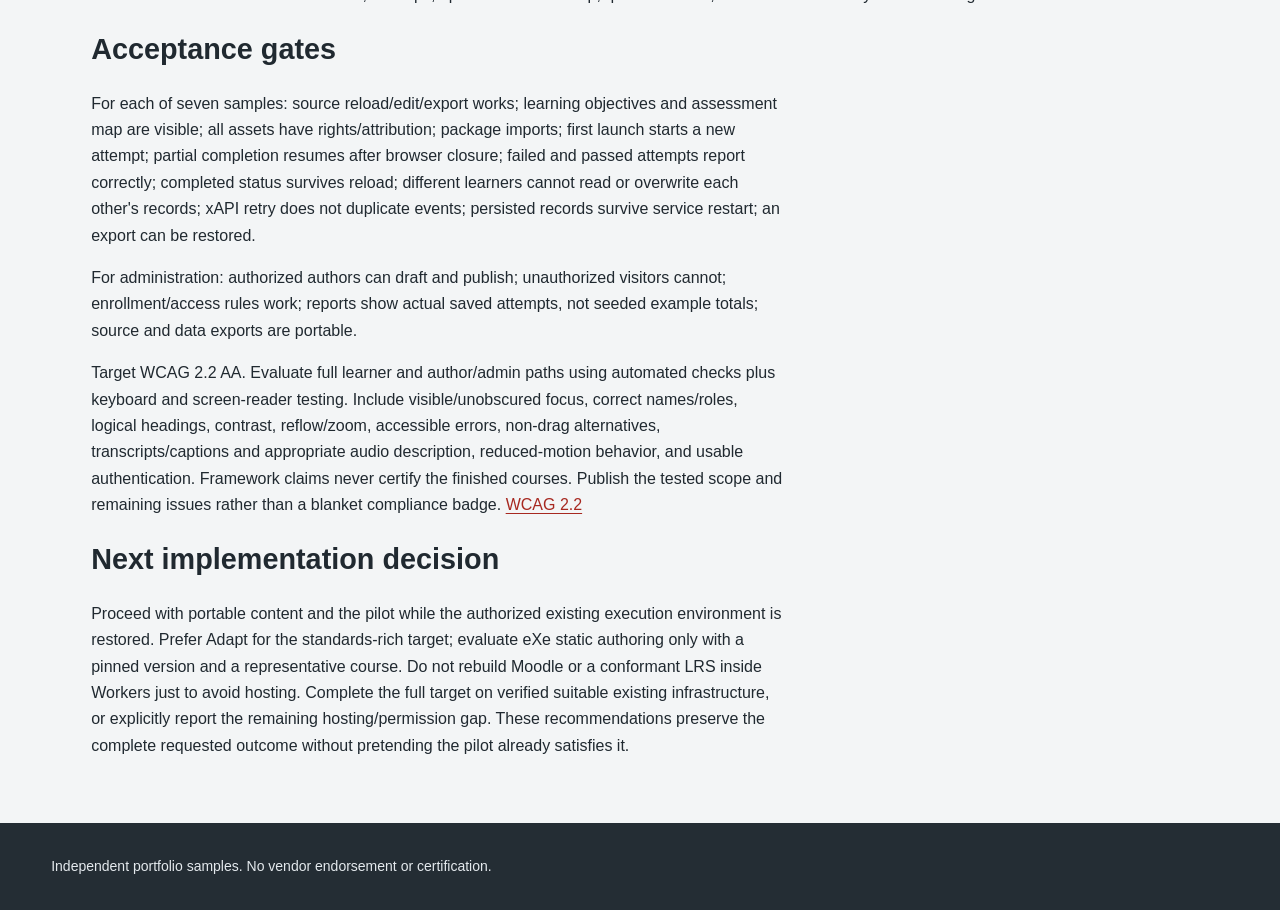
<file: governance--architecture-decision.html>
<!doctype html><html lang="en"><meta charset="utf-8"><meta name="viewport" content="width=device-width,initial-scale=1"><title>architecture decision | Learning studio</title><link rel="stylesheet" href="styles.css"><header><a href="index.html">Learning studio</a><a href="governance.html">Project governance</a></header><main><h1>architecture decision</h1><h1>Architecture decision: portable eLearning portfolio</h1>
<p>Date: 2026-10-09. Status: researched recommendation, not an implemented or verified deployment. Scope: seven course samples, reusable authoring/player, LMS administration, SCORM 1.2 launch/resume/pass, persisted learning records, accessibility, and no purchases.</p>
<h2>Decision</h2>
<p>Keep the complete target as <strong>Adapt Framework + Moodle + SQL LRS</strong>, with a public portfolio frontend. Use existing authorized compute for the full stack when available. No suitable permanent, zero-cost public host for the entire stack has been established by this research. Free software does not remove hosting, security, backup, or maintenance requirements.</p>
<p>If only Sites/Cloudflare Worker/D1 is available, build a clearly labelled <strong>portfolio pilot</strong>: seven playable samples, reusable content schema/editor, authenticated administration, persisted attempts, and exportable learning events. This is useful incremental delivery, not completion of the full Moodle/LRS target. Prefer preserving the same course sources and identifiers over creating seven unrelated demos.</p>
<p>The runtime availability of Sites/Worker/D1/auth is supplied project context. Its actual quotas, tenant configuration, authentication setup, and publishing permissions must be checked by the implementation owner. Cloudflare direct-account limits below are not a promise about a managed Sites allocation.</p>
<h2>Component choices and constraints</h2>
<h3>Adapt: recommended standards-oriented course source</h3>
<p>Adapt Framework is GPL-3.0 and produces responsive HTML5 for web or LMS delivery. Its current README requires Node 22 or later for build tasks. These are build-time requirements; the compiled course does not need a Node server. Reuse a theme, content structure, assessment components, and tracking configuration across all seven samples. Preserve source and license notices alongside distributions. <a href="https://github.com/adaptlearning/adapt_framework">Framework</a></p>
<p>The separate Adapt Authoring Tool is a GPL-3.0 web application using Node and MongoDB. It offers a genuine graphical authoring workflow but introduces another persistent service. Framework source editing is reusable authoring for developers, not equivalent to a finished nontechnical visual editor. If that editor is required, deploy and test Authoring explicitly rather than implying it comes with static course hosting. <a href="https://github.com/adaptlearning/adapt_authoring">Authoring Tool</a></p>
<p>Spoor provides the SCORM connection, with 1.2 the default. Its documentation has broader 2004 configuration references but also an official-support limitation; this project should target 1.2 only. Configure completion, assessment reporting, bookmarking/state, and commit behavior, then test the actual package in Moodle. Do not promise resume merely because a manifest exists. <a href="https://github.com/adaptlearning/adapt-contrib-spoor">Spoor</a></p>
<p>Adapt&#39;s separate xAPI extension documents launch/completion/answer events, assessment reporting, and optional State API tracking. Its README contains differing broad and version-specific compatibility statements, so pin and test a compatible framework/plugin pair. Simultaneous Spoor plus xAPI reporting is a proposed integration here, not a verified turnkey guarantee. The plugin&#39;s configurable key/secret fields must not be used to embed reusable LRS credentials in public assets. <a href="https://github.com/adaptlearning/adapt-contrib-xapi">xAPI extension</a></p>
<h3>eXeLearning: credible static authoring alternative</h3>
<p>Current upstream eXeLearning is AGPL-licensed, with interactive authoring and Moodle integration. This differs from older 2.x references; do not assign an old version&#39;s license or runtime to current code. Preserve required notices and source availability for the selected distribution and modifications. <a href="https://github.com/exelearning/exelearning">Repository</a></p>
<p>Its current architecture documents a pure-static mode using browser IndexedDB and explicit file save/export, with no server API or collaboration. This is a promising route to a real browser editor on static hosting. The server mode instead uses Bun/Elysia, WebSockets, and SQLite/Postgres/MySQL. Static mode still needs a tested build, downloadable source projects, backup UX, and verification against hosting asset limits. Browser storage alone is not durable central authoring storage. Documentation on main is not proof that a chosen stable release includes every feature. <a href="governance--architecture.html">Architecture</a></p>
<p>Use eXe SCORM exports as an alternative after package tests. Do not select its Moodle plugin as the xAPI/LRS solution: current tracking documentation says the plugin&#39;s browser xAPI channel was retired in favor of a SCORM 1.2 shim. That finding is about this integration, not a blanket claim that every eXe version lacks xAPI. <a href="governance--TRACKING.html">Tracking</a></p>
<h3>Moodle: full LMS administration</h3>
<p>Use a supported, pinned Moodle release with tested plugin compatibility. Moodle is GPL-3.0-or-later. <a href="https://github.com/moodle/moodle/blob/main/composer.json">License declaration</a></p>
<p>Moodle needs a PHP application host, compatible relational database, persistent course-data storage, and scheduled maintenance. As one verified release example, Moodle 5.1 requires PHP 8.2+ and supports PostgreSQL 15+, MySQL 8.4+, or MariaDB 10.11+. Do not treat these example minimums as a mandate to install 5.1 or as requirements for all later releases. The ordinary Worker/D1 stack cannot directly run this PHP/database deployment. <a href="https://moodledev.io/general/releases/5.1">Release requirements</a></p>
<p>Moodle supports SCORM 1.2. Its FAQ points to third-party plugins for xAPI/Tin Can launch or log forwarding; core SCORM support does not make Moodle an LRS. Configure enrollments, roles, course visibility, attempts, gradebook and completion separately. A Moodle log exporter does not automatically capture all interactions inside a SCORM course. <a href="https://docs.moodle.org/en/SCORM_FAQ">SCORM FAQ</a></p>
<p>MoodleCloud offers a time-limited trial, not verified permanent free hosting. It also restricts custom plugin installation. Do not use a trial as the promised enduring public platform, or assume the needed integration can be installed there. <a href="https://support.moodle.com/support/solutions/articles/80000836001">Trial signup</a>, <a href="https://support.moodle.com/support/solutions/articles/80000831611">Plugin restrictions</a></p>
<h3>SQL LRS: full learning-record target</h3>
<p>SQL LRS is Apache-2.0 and supports SQLite and external SQL databases. Use persisted SQLite for a small single-instance demonstration, or PostgreSQL for the durable multi-service target. Keep Moodle and LRS databases/roles separate even when sharing a database server. <a href="https://github.com/yetanalytics/lrsql">Repository</a></p>
<p>Its Dockerfile builds a Java 21 runtime; it needs a long-running JVM/container or supported executable environment, not an ordinary Worker isolate. <a href="https://github.com/yetanalytics/lrsql/blob/main/Dockerfile">Dockerfile</a></p>
<p>Do not choose ephemeral SQLite, which loses records on restart. Production needs trusted HTTPS, constrained origins, changed seed administration, persistent volumes, backup/restore, and protected credentials. Setup examples are not hardened deployment defaults. <a href="governance--startup.html">Startup guide</a></p>
<p>Current SQL LRS docs state support for xAPI 1.0.3 and 2.0.0. Choose 1.0.3 for this initial integration and configure version handling deliberately; the docs warn that default responses can contain 2.0-formatted statements unless strict version behavior is enabled. Verify the deployed release, not just main-branch documentation. <a href="governance--xapi_versioning.html">Versioning</a></p>
<h2>Target data flow</h2>
<ol>
<li>Author/version seven courses, build web previews and SCORM 1.2 ZIPs, retain source, assets, license inventory, and hashes.</li>
<li>Import approved ZIPs into Moodle; Moodle owns learner access, enrollment, attempt identity, SCORM state, and gradebook.</li>
<li>Establish one deliberate xAPI path: authenticated launch/session bridge for course events, or a verified Moodle-side exporter for the events it actually supports. Do not double-report completion through both paths without explicit deduplication.</li>
<li>A protected backend validates learner/attempt/course identity and forwards permitted statements to SQL LRS. Reusable service credentials stay server-side. This bridge is custom integration work and must be tested with Adapt&#39;s transport and launch mechanism.</li>
<li>Query records through authorized administrative endpoints; never expose whole-LRS read access to public learners.</li>
</ol>
<p>SCORM remains the authority for the Moodle result; xAPI records describe learning events. Record and reconcile discrepancies. Do not advertise high-stakes assessment integrity: browser-based course scoring can be manipulated without additional server-side controls.</p>
<h2>Honest Sites pilot</h2>
<p>Deliver a catalog, seven runnable lessons, schema-based course authoring with import/export, versioned publishing, learner attempts, resume, completion/score, and restricted administrative reports. A narrow custom editor is acceptable only when described by its supported fields and components; a JSON download button alone is not a full graphical authoring tool.</p>
<p>Use D1 for course metadata, attempt snapshots, events, and a forwarding outbox; store large media as static assets within verified limits. Use separate adapters for preview, pilot persistence, SCORM API, and xAPI export. Retain UUID event IDs, stable activity IRIs, attempt/registration identifiers, timestamps, scores, completion/success distinctions, and immutable original payloads. Failed network writes need visible unsaved status and idempotent retry. Do not display &#39;saved&#39; before server confirmation.</p>
<p>A D1 table containing xAPI-shaped JSON is a <strong>learning-event store</strong>, not a conformant LRS. Even adding a statements endpoint does not establish conformance: the standard covers validation, query behavior, duplicate semantics, documents, versioning, and more. Exportable compatible data is a migration aid, not proof of compliant protocol behavior. <a href="governance--xAPI-Communication.html">xAPI communication specification</a></p>
<p>Do not label the pilot a SCORM-compliant LMS on the strength of its own sample working. A limited SCORM 1.2 adapter can demonstrate launch/resume/pass for the tested packages and should be labelled accordingly. Test the exported ZIP in real Moodle before claiming portability. A full conformance claim needs defined scope and evidence; use the official LRS test suite for the chosen xAPI version where applicable. Passing local tests is not an ADL certification claim. <a href="https://github.com/adlnet/lrs-conformance-test-suite">ADL test suite</a></p>
<h2>Zero-spend operating boundary</h2>
<p>Cloudflare Workers Free currently lists 100,000 requests/day, 10 ms CPU per invocation, 128 MB memory, 20,000 static files, and 25 MiB per static file. Heavy ZIP compilation and video assets may not fit: build packages outside request handlers and compress/split media where appropriate. <a href="https://developers.cloudflare.com/workers/platform/limits/">Worker limits</a></p>
<p>D1 Free lists 5 million rows read/day and 100,000 rows written/day, with queries failing at daily limits. Index report queries and avoid an event on every animation or scroll tick. <a href="https://developers.cloudflare.com/d1/platform/pricing/">D1 pricing</a></p>
<p>Per-database free storage is 500 MB, total account storage 5 GB, and Time Travel recovery is seven days. Recovery history does not replace independent export/restore verification. Stay on verified free allocations; do not upgrade, attach payment, enable billable extras, or promise unlimited uptime. <a href="https://developers.cloudflare.com/d1/platform/limits/">D1 limits</a></p>
<h2>Security and permissions gate</h2>
<ul>
<li>Public launch approval is not authorization to mint persistent credentials, grant OAuth scopes, expose a local machine to the internet, or weaken network/security settings. Obtain the required specific approval before these steps. No accounts, grants, installations, or deployments were performed in this research.</li>
<li>Prefer existing managed authentication. Separate learner, author, and administrator roles with server-side authorization on every mutation and record read. Never trust a role or actor supplied only by browser JSON.</li>
<li>Pilot anonymous visitors should get pseudonymous demonstration attempts with clear storage/reset information. Do not collect learner email, employer details, or sensitive free-text responses unnecessarily.</li>
<li>Keep secrets out of course ZIPs, frontend bundles, URLs, source control, exports, and logs. Use scoped credentials only behind an approved server-side binding; short-lived sessions should be limited to the correct learner/attempt/course.</li>
<li>Restrict embedded-course origins and postMessage origin/source validation. Approve only trusted package code initially; arbitrary ZIP upload brings script execution, traversal, zip-bomb, and asset-validation risks.</li>
<li>Document retention and deletion, backups, operational ownership, quota behavior, and incident recovery before inviting real learners.</li>
</ul>
<h2>Acceptance gates</h2>
<p>For each of seven samples: source reload/edit/export works; learning objectives and assessment map are visible; all assets have rights/attribution; package imports; first launch starts a new attempt; partial completion resumes after browser closure; failed and passed attempts report correctly; completed status survives reload; different learners cannot read or overwrite each other&#39;s records; xAPI retry does not duplicate events; persisted records survive service restart; an export can be restored.</p>
<p>For administration: authorized authors can draft and publish; unauthorized visitors cannot; enrollment/access rules work; reports show actual saved attempts, not seeded example totals; source and data exports are portable.</p>
<p>Target WCAG 2.2 AA. Evaluate full learner and author/admin paths using automated checks plus keyboard and screen-reader testing. Include visible/unobscured focus, correct names/roles, logical headings, contrast, reflow/zoom, accessible errors, non-drag alternatives, transcripts/captions and appropriate audio description, reduced-motion behavior, and usable authentication. Framework claims never certify the finished courses. Publish the tested scope and remaining issues rather than a blanket compliance badge. <a href="https://www.w3.org/TR/WCAG22/">WCAG 2.2</a></p>
<h2>Next implementation decision</h2>
<p>Proceed with portable content and the pilot while the authorized existing execution environment is restored. Prefer Adapt for the standards-rich target; evaluate eXe static authoring only with a pinned version and a representative course. Do not rebuild Moodle or a conformant LRS inside Workers just to avoid hosting. Complete the full target on verified suitable existing infrastructure, or explicitly report the remaining hosting/permission gap. These recommendations preserve the complete requested outcome without pretending the pilot already satisfies it.</p>
</main><footer>Independent portfolio samples. No vendor endorsement or certification.</footer></html>
</file>
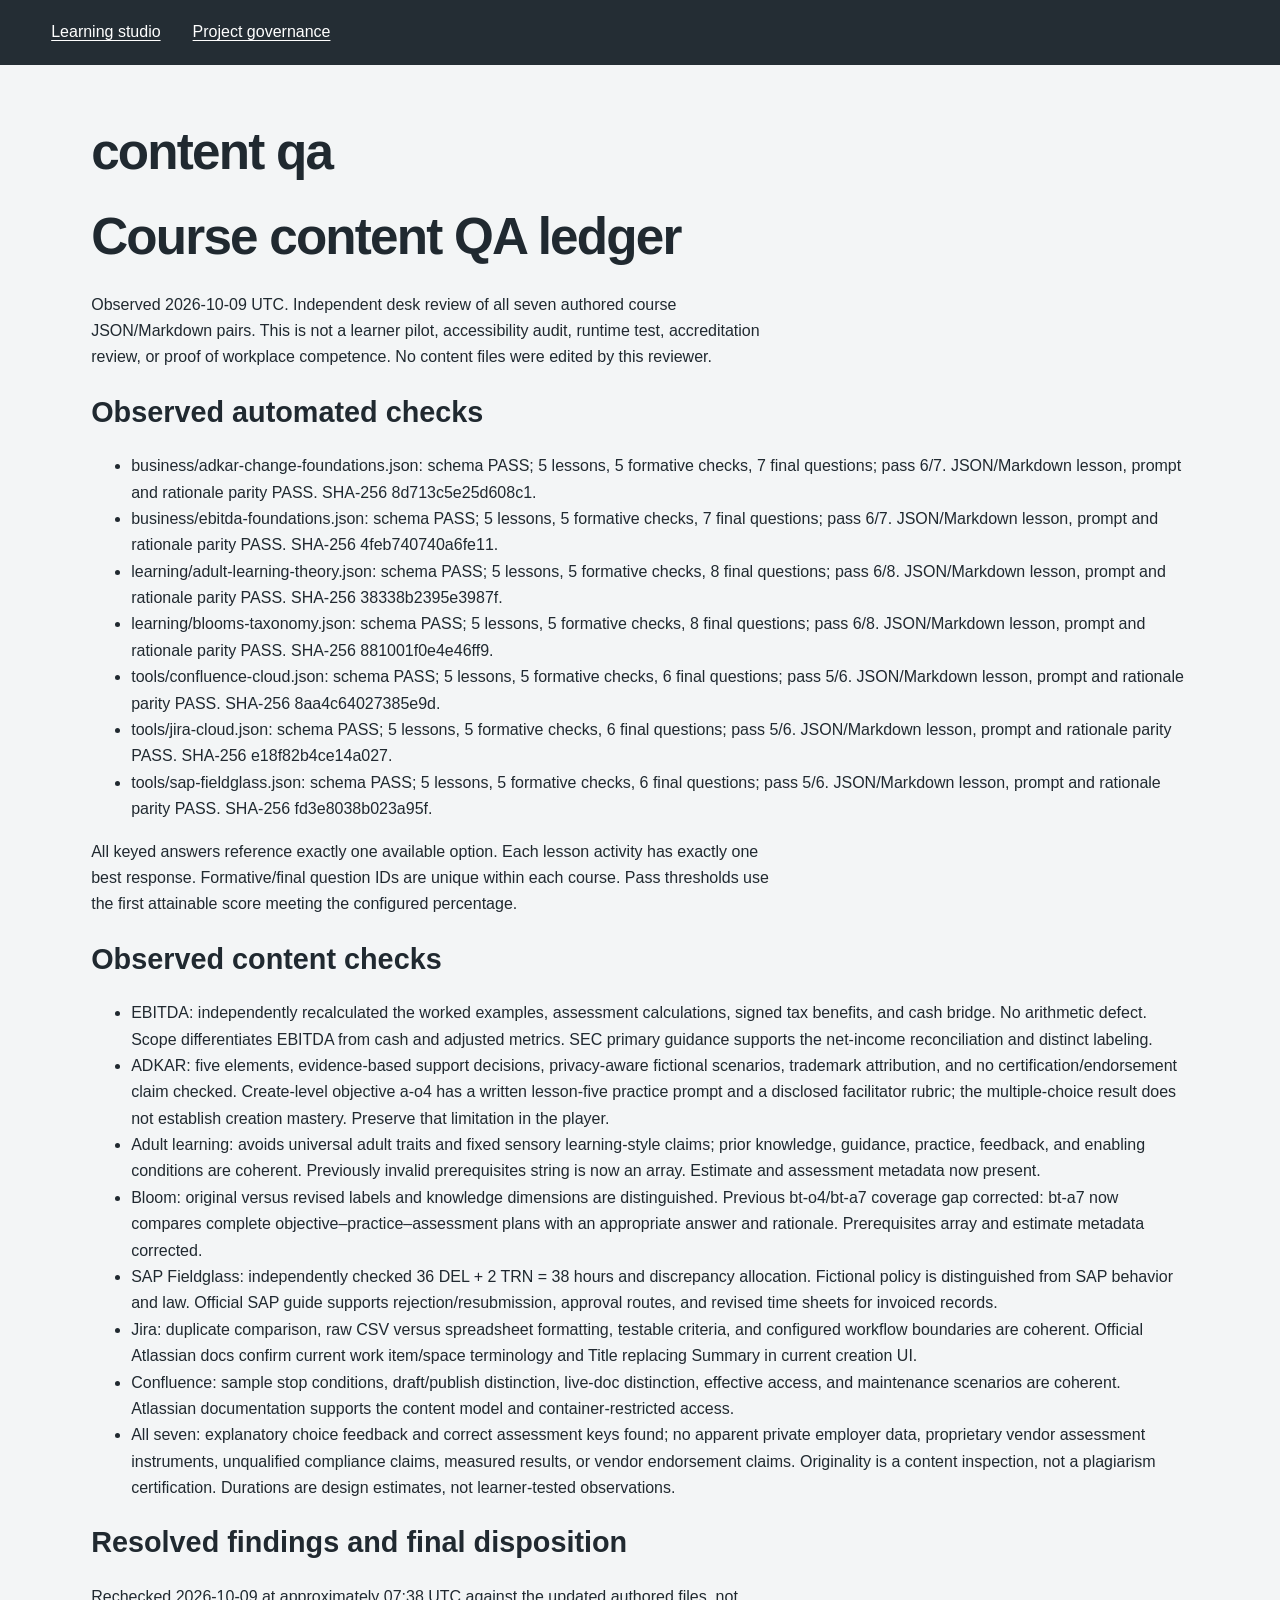
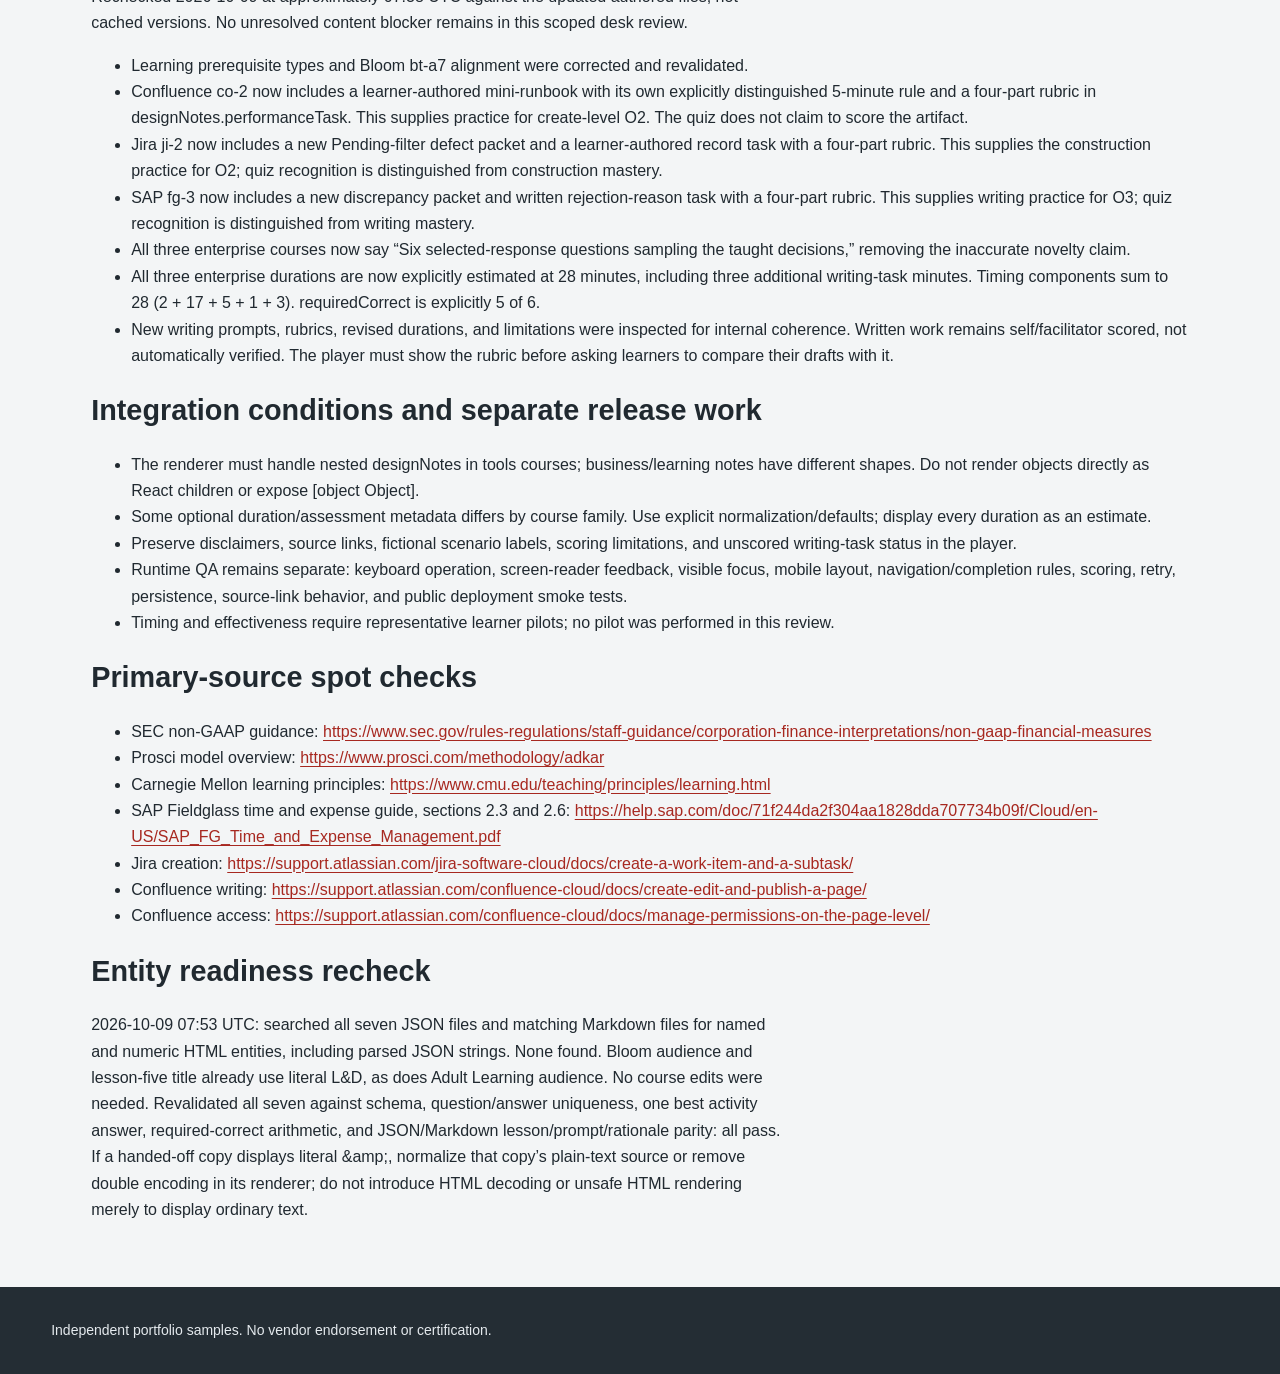
<file: governance--content-qa.html>
<!doctype html><html lang="en"><meta charset="utf-8"><meta name="viewport" content="width=device-width,initial-scale=1"><title>content qa | Learning studio</title><link rel="stylesheet" href="styles.css"><header><a href="index.html">Learning studio</a><a href="governance.html">Project governance</a></header><main><h1>content qa</h1><h1>Course content QA ledger</h1>
<p>Observed 2026-10-09 UTC. Independent desk review of all seven authored course JSON/Markdown pairs. This is not a learner pilot, accessibility audit, runtime test, accreditation review, or proof of workplace competence. No content files were edited by this reviewer.</p>
<h2>Observed automated checks</h2>
<ul>
<li>business/adkar-change-foundations.json: schema PASS; 5 lessons, 5 formative checks, 7 final questions; pass 6/7. JSON/Markdown lesson, prompt and rationale parity PASS. SHA-256 8d713c5e25d608c1.</li>
<li>business/ebitda-foundations.json: schema PASS; 5 lessons, 5 formative checks, 7 final questions; pass 6/7. JSON/Markdown lesson, prompt and rationale parity PASS. SHA-256 4feb740740a6fe11.</li>
<li>learning/adult-learning-theory.json: schema PASS; 5 lessons, 5 formative checks, 8 final questions; pass 6/8. JSON/Markdown lesson, prompt and rationale parity PASS. SHA-256 38338b2395e3987f.</li>
<li>learning/blooms-taxonomy.json: schema PASS; 5 lessons, 5 formative checks, 8 final questions; pass 6/8. JSON/Markdown lesson, prompt and rationale parity PASS. SHA-256 881001f0e4e46ff9.</li>
<li>tools/confluence-cloud.json: schema PASS; 5 lessons, 5 formative checks, 6 final questions; pass 5/6. JSON/Markdown lesson, prompt and rationale parity PASS. SHA-256 8aa4c64027385e9d.</li>
<li>tools/jira-cloud.json: schema PASS; 5 lessons, 5 formative checks, 6 final questions; pass 5/6. JSON/Markdown lesson, prompt and rationale parity PASS. SHA-256 e18f82b4ce14a027.</li>
<li>tools/sap-fieldglass.json: schema PASS; 5 lessons, 5 formative checks, 6 final questions; pass 5/6. JSON/Markdown lesson, prompt and rationale parity PASS. SHA-256 fd3e8038b023a95f.</li>
</ul>
<p>All keyed answers reference exactly one available option. Each lesson activity has exactly one best response. Formative/final question IDs are unique within each course. Pass thresholds use the first attainable score meeting the configured percentage.</p>
<h2>Observed content checks</h2>
<ul>
<li>EBITDA: independently recalculated the worked examples, assessment calculations, signed tax benefits, and cash bridge. No arithmetic defect. Scope differentiates EBITDA from cash and adjusted metrics. SEC primary guidance supports the net-income reconciliation and distinct labeling.</li>
<li>ADKAR: five elements, evidence-based support decisions, privacy-aware fictional scenarios, trademark attribution, and no certification/endorsement claim checked. Create-level objective a-o4 has a written lesson-five practice prompt and a disclosed facilitator rubric; the multiple-choice result does not establish creation mastery. Preserve that limitation in the player.</li>
<li>Adult learning: avoids universal adult traits and fixed sensory learning-style claims; prior knowledge, guidance, practice, feedback, and enabling conditions are coherent. Previously invalid prerequisites string is now an array. Estimate and assessment metadata now present.</li>
<li>Bloom: original versus revised labels and knowledge dimensions are distinguished. Previous bt-o4/bt-a7 coverage gap corrected: bt-a7 now compares complete objective–practice–assessment plans with an appropriate answer and rationale. Prerequisites array and estimate metadata corrected.</li>
<li>SAP Fieldglass: independently checked 36 DEL + 2 TRN = 38 hours and discrepancy allocation. Fictional policy is distinguished from SAP behavior and law. Official SAP guide supports rejection/resubmission, approval routes, and revised time sheets for invoiced records.</li>
<li>Jira: duplicate comparison, raw CSV versus spreadsheet formatting, testable criteria, and configured workflow boundaries are coherent. Official Atlassian docs confirm current work item/space terminology and Title replacing Summary in current creation UI.</li>
<li>Confluence: sample stop conditions, draft/publish distinction, live-doc distinction, effective access, and maintenance scenarios are coherent. Atlassian documentation supports the content model and container-restricted access.</li>
<li>All seven: explanatory choice feedback and correct assessment keys found; no apparent private employer data, proprietary vendor assessment instruments, unqualified compliance claims, measured results, or vendor endorsement claims. Originality is a content inspection, not a plagiarism certification. Durations are design estimates, not learner-tested observations.</li>
</ul>
<h2>Resolved findings and final disposition</h2>
<p>Rechecked 2026-10-09 at approximately 07:38 UTC against the updated authored files, not cached versions. No unresolved content blocker remains in this scoped desk review.</p>
<ul>
<li>Learning prerequisite types and Bloom bt-a7 alignment were corrected and revalidated.</li>
<li>Confluence co-2 now includes a learner-authored mini-runbook with its own explicitly distinguished 5-minute rule and a four-part rubric in designNotes.performanceTask. This supplies practice for create-level O2. The quiz does not claim to score the artifact.</li>
<li>Jira ji-2 now includes a new Pending-filter defect packet and a learner-authored record task with a four-part rubric. This supplies the construction practice for O2; quiz recognition is distinguished from construction mastery.</li>
<li>SAP fg-3 now includes a new discrepancy packet and written rejection-reason task with a four-part rubric. This supplies writing practice for O3; quiz recognition is distinguished from writing mastery.</li>
<li>All three enterprise courses now say “Six selected-response questions sampling the taught decisions,” removing the inaccurate novelty claim.</li>
<li>All three enterprise durations are now explicitly estimated at 28 minutes, including three additional writing-task minutes. Timing components sum to 28 (2 + 17 + 5 + 1 + 3). requiredCorrect is explicitly 5 of 6.</li>
<li>New writing prompts, rubrics, revised durations, and limitations were inspected for internal coherence. Written work remains self/facilitator scored, not automatically verified. The player must show the rubric before asking learners to compare their drafts with it.</li>
</ul>
<h2>Integration conditions and separate release work</h2>
<ul>
<li>The renderer must handle nested designNotes in tools courses; business/learning notes have different shapes. Do not render objects directly as React children or expose [object Object].</li>
<li>Some optional duration/assessment metadata differs by course family. Use explicit normalization/defaults; display every duration as an estimate.</li>
<li>Preserve disclaimers, source links, fictional scenario labels, scoring limitations, and unscored writing-task status in the player.</li>
<li>Runtime QA remains separate: keyboard operation, screen-reader feedback, visible focus, mobile layout, navigation/completion rules, scoring, retry, persistence, source-link behavior, and public deployment smoke tests.</li>
<li>Timing and effectiveness require representative learner pilots; no pilot was performed in this review.</li>
</ul>
<h2>Primary-source spot checks</h2>
<ul>
<li>SEC non-GAAP guidance: <a href="https://www.sec.gov/rules-regulations/staff-guidance/corporation-finance-interpretations/non-gaap-financial-measures">https://www.sec.gov/rules-regulations/staff-guidance/corporation-finance-interpretations/non-gaap-financial-measures</a></li>
<li>Prosci model overview: <a href="https://www.prosci.com/methodology/adkar">https://www.prosci.com/methodology/adkar</a></li>
<li>Carnegie Mellon learning principles: <a href="https://www.cmu.edu/teaching/principles/learning.html">https://www.cmu.edu/teaching/principles/learning.html</a></li>
<li>SAP Fieldglass time and expense guide, sections 2.3 and 2.6: <a href="https://help.sap.com/doc/71f244da2f304aa1828dda707734b09f/Cloud/en-US/SAP_FG_Time_and_Expense_Management.pdf">https://help.sap.com/doc/71f244da2f304aa1828dda707734b09f/Cloud/en-US/SAP_FG_Time_and_Expense_Management.pdf</a></li>
<li>Jira creation: <a href="https://support.atlassian.com/jira-software-cloud/docs/create-a-work-item-and-a-subtask/">https://support.atlassian.com/jira-software-cloud/docs/create-a-work-item-and-a-subtask/</a></li>
<li>Confluence writing: <a href="https://support.atlassian.com/confluence-cloud/docs/create-edit-and-publish-a-page/">https://support.atlassian.com/confluence-cloud/docs/create-edit-and-publish-a-page/</a></li>
<li>Confluence access: <a href="https://support.atlassian.com/confluence-cloud/docs/manage-permissions-on-the-page-level/">https://support.atlassian.com/confluence-cloud/docs/manage-permissions-on-the-page-level/</a></li>
</ul>
<h2>Entity readiness recheck</h2>
<p>2026-10-09 07:53 UTC: searched all seven JSON files and matching Markdown files for named and numeric HTML entities, including parsed JSON strings. None found. Bloom audience and lesson-five title already use literal L&amp;D, as does Adult Learning audience. No course edits were needed. Revalidated all seven against schema, question/answer uniqueness, one best activity answer, required-correct arithmetic, and JSON/Markdown lesson/prompt/rationale parity: all pass. If a handed-off copy displays literal &amp;amp;, normalize that copy’s plain-text source or remove double encoding in its renderer; do not introduce HTML decoding or unsafe HTML rendering merely to display ordinary text.</p>
</main><footer>Independent portfolio samples. No vendor endorsement or certification.</footer></html>
</file>
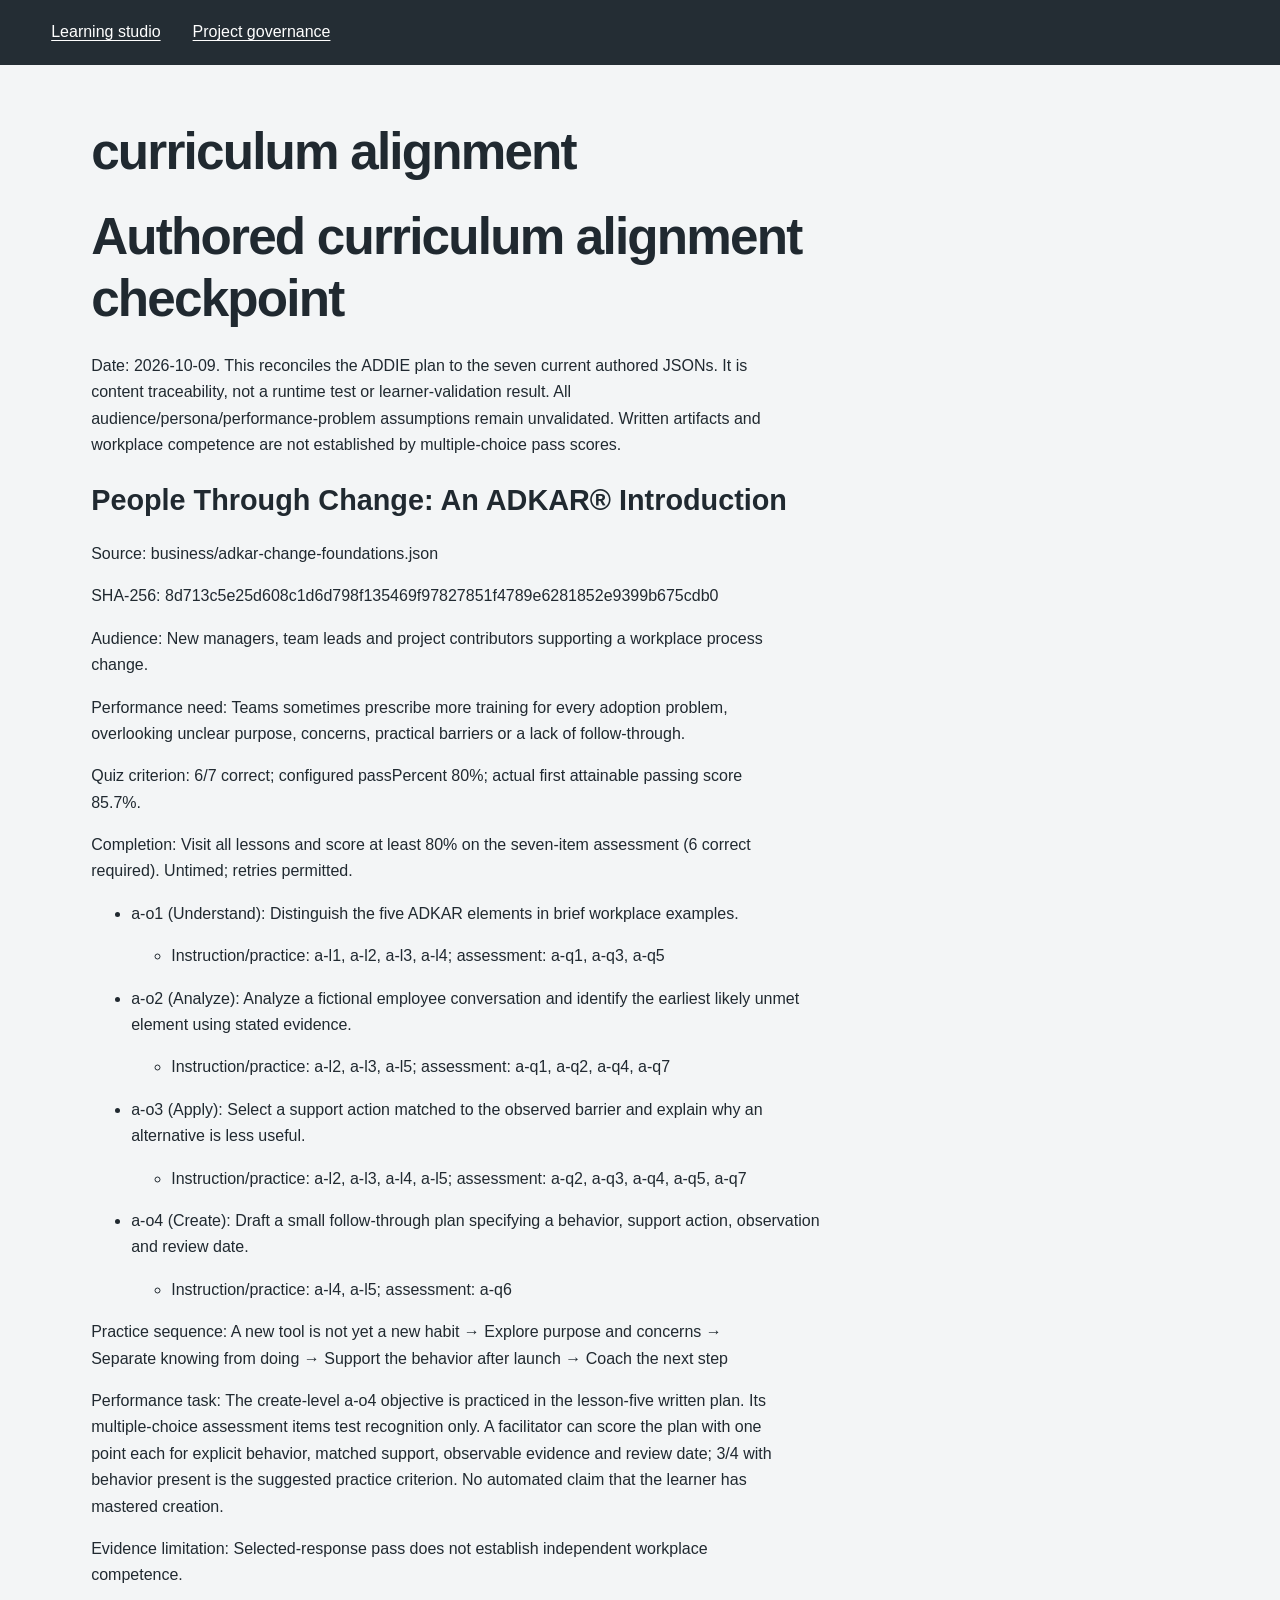
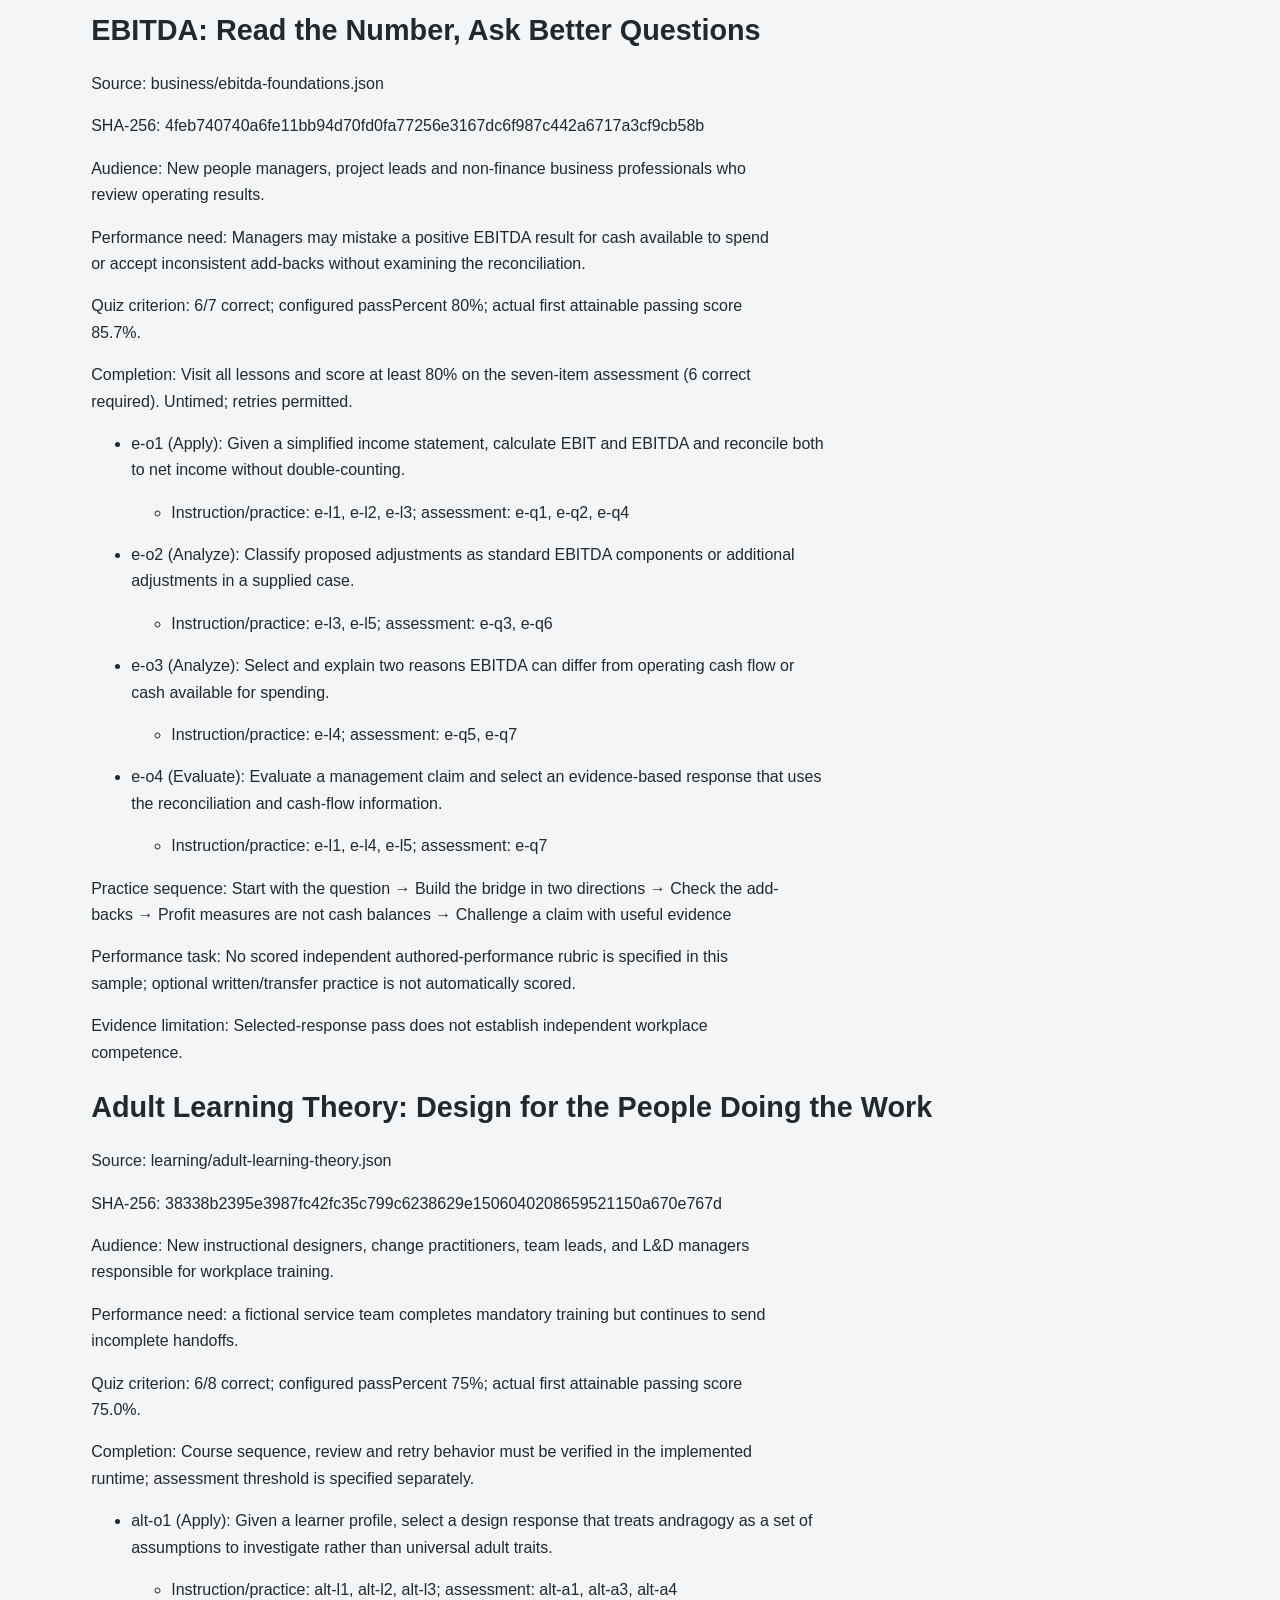
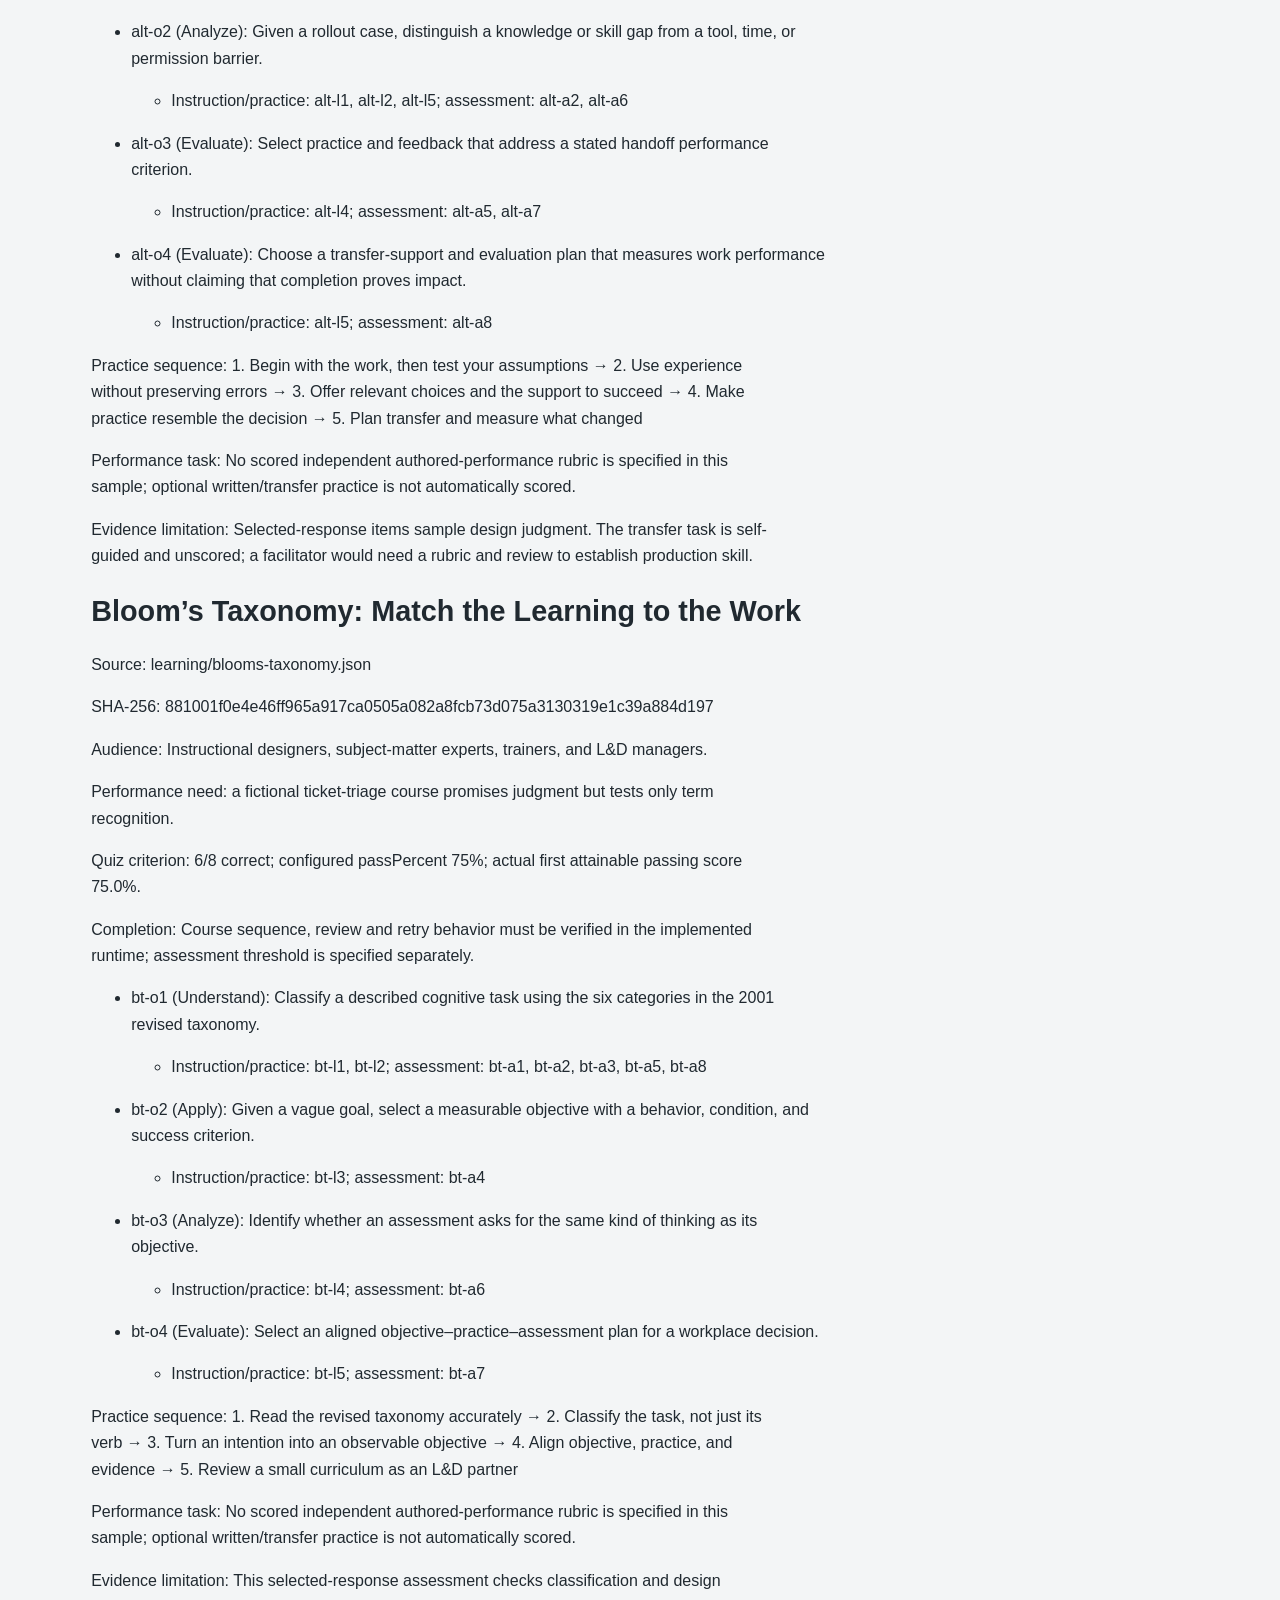
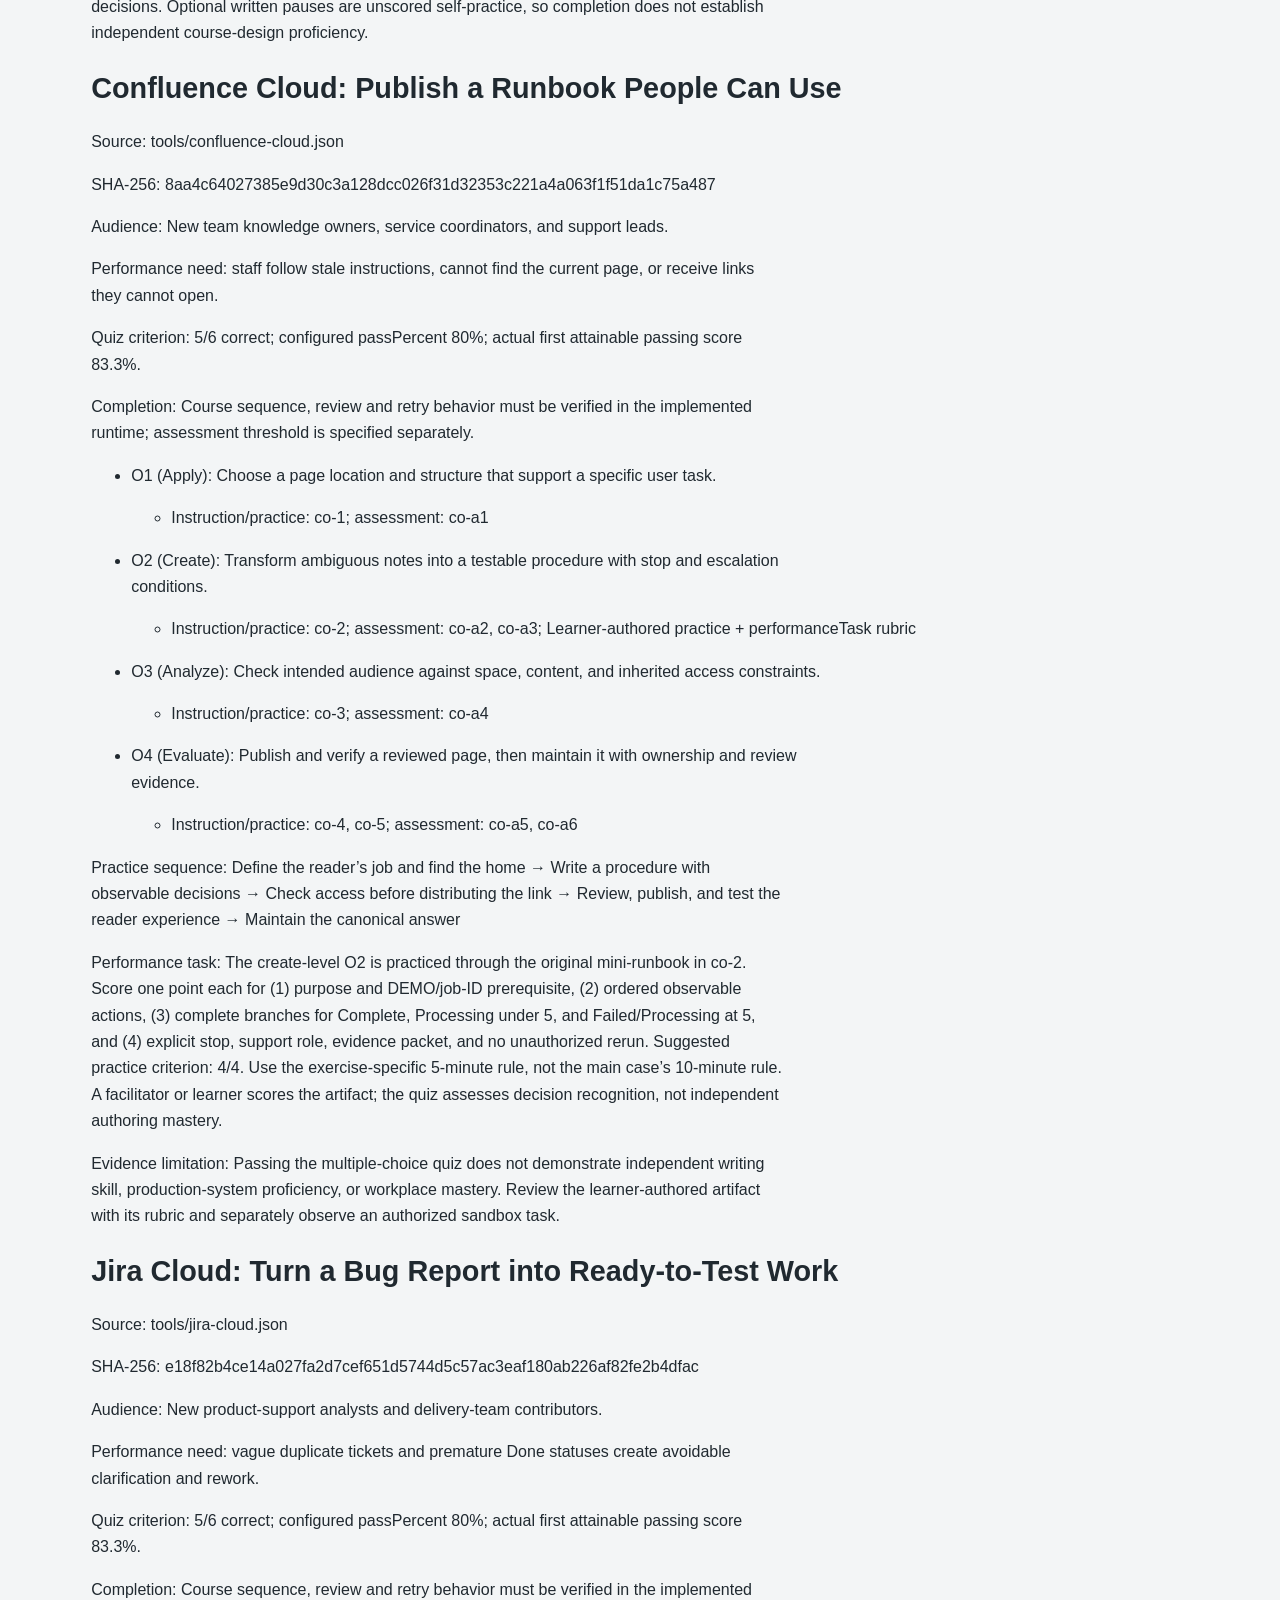
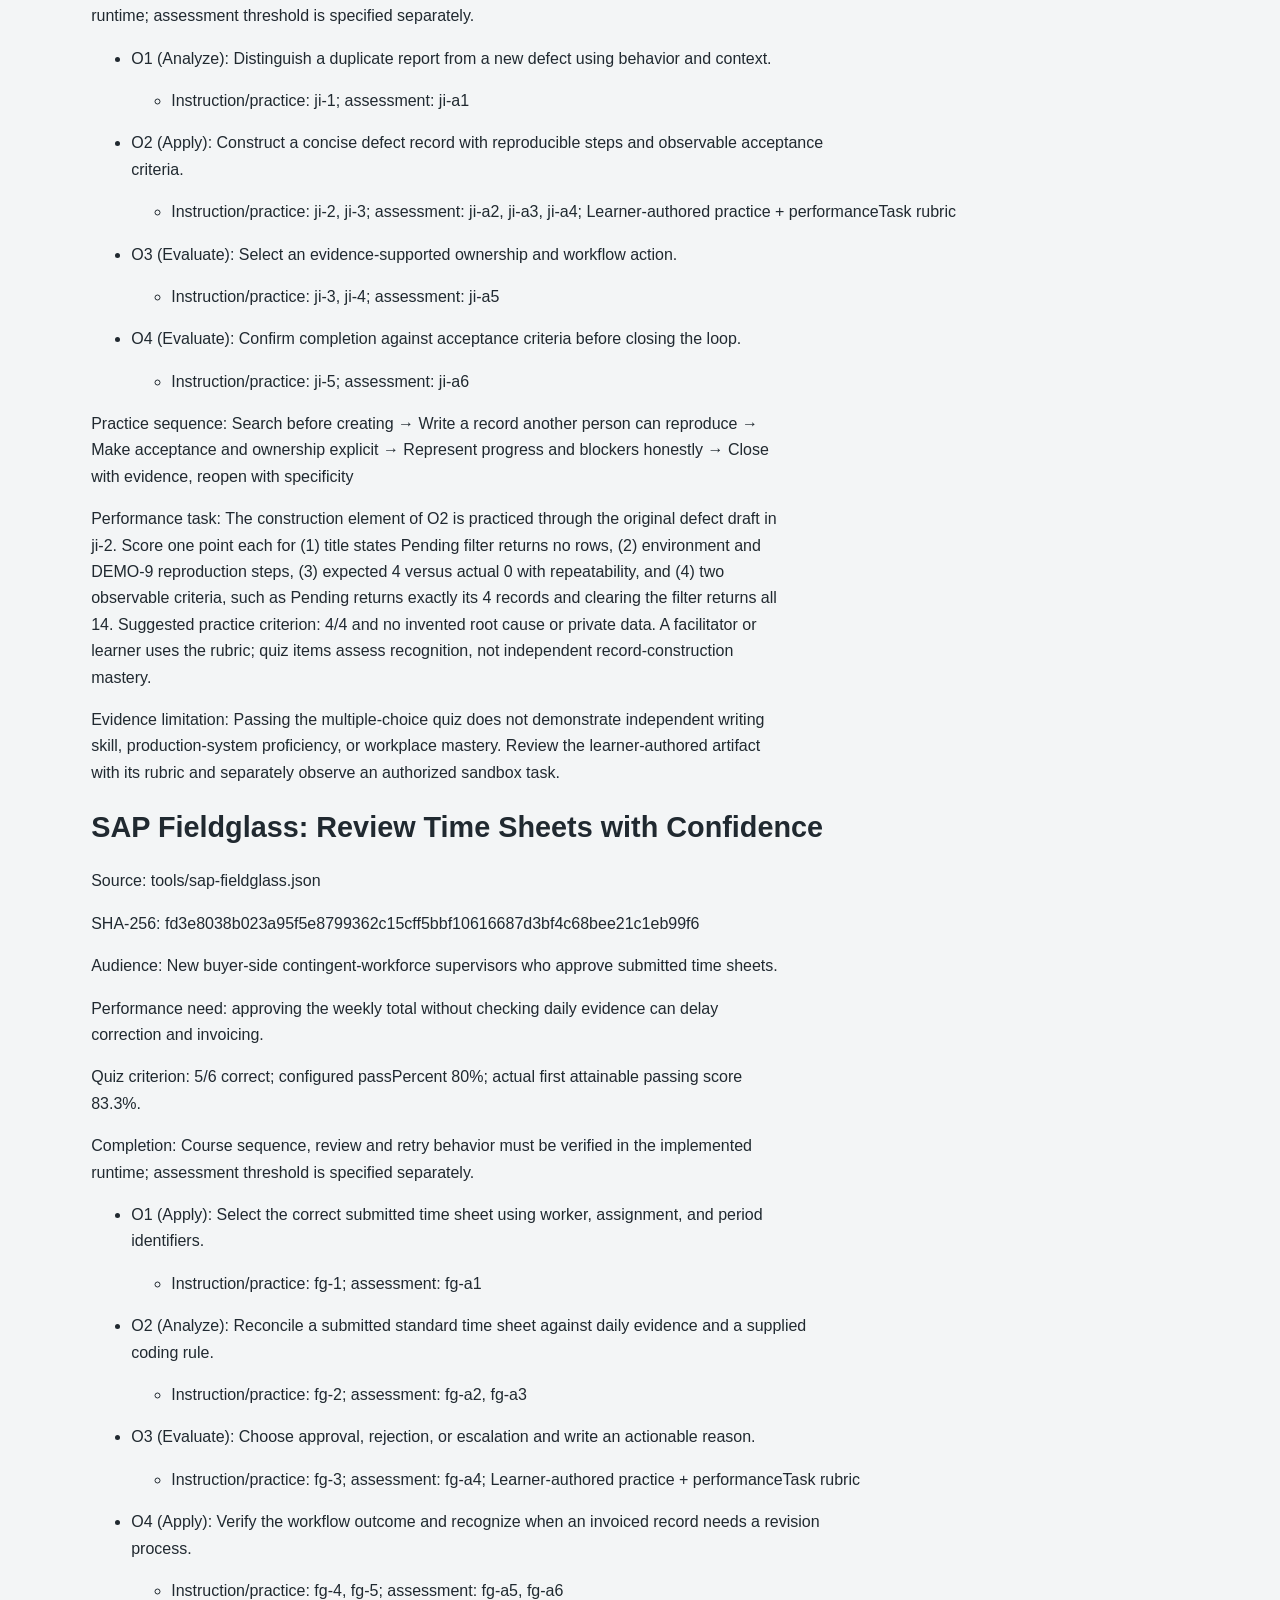
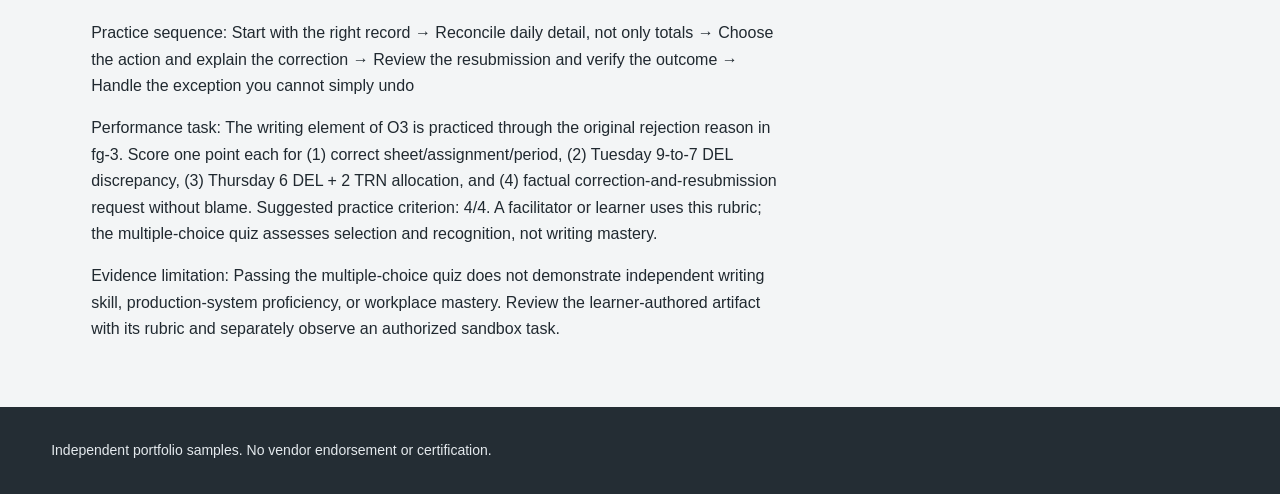
<file: governance--curriculum-alignment.html>
<!doctype html><html lang="en"><meta charset="utf-8"><meta name="viewport" content="width=device-width,initial-scale=1"><title>curriculum alignment | Learning studio</title><link rel="stylesheet" href="styles.css"><header><a href="index.html">Learning studio</a><a href="governance.html">Project governance</a></header><main><h1>curriculum alignment</h1><h1>Authored curriculum alignment checkpoint</h1>
<p>Date: 2026-10-09. This reconciles the ADDIE plan to the seven current authored JSONs. It is content traceability, not a runtime test or learner-validation result. All audience/persona/performance-problem assumptions remain unvalidated. Written artifacts and workplace competence are not established by multiple-choice pass scores.</p>
<h2>People Through Change: An ADKAR® Introduction</h2>
<p>Source: business/adkar-change-foundations.json</p>
<p>SHA-256: 8d713c5e25d608c1d6d798f135469f97827851f4789e6281852e9399b675cdb0</p>
<p>Audience: New managers, team leads and project contributors supporting a workplace process change.</p>
<p>Performance need: Teams sometimes prescribe more training for every adoption problem, overlooking unclear purpose, concerns, practical barriers or a lack of follow-through.</p>
<p>Quiz criterion: 6/7 correct; configured passPercent 80%; actual first attainable passing score 85.7%.</p>
<p>Completion: Visit all lessons and score at least 80% on the seven-item assessment (6 correct required). Untimed; retries permitted.</p>
<ul>
<li><p>a-o1 (Understand): Distinguish the five ADKAR elements in brief workplace examples.</p>
<ul>
<li>Instruction/practice: a-l1, a-l2, a-l3, a-l4; assessment: a-q1, a-q3, a-q5</li>
</ul>
</li>
<li><p>a-o2 (Analyze): Analyze a fictional employee conversation and identify the earliest likely unmet element using stated evidence.</p>
<ul>
<li>Instruction/practice: a-l2, a-l3, a-l5; assessment: a-q1, a-q2, a-q4, a-q7</li>
</ul>
</li>
<li><p>a-o3 (Apply): Select a support action matched to the observed barrier and explain why an alternative is less useful.</p>
<ul>
<li>Instruction/practice: a-l2, a-l3, a-l4, a-l5; assessment: a-q2, a-q3, a-q4, a-q5, a-q7</li>
</ul>
</li>
<li><p>a-o4 (Create): Draft a small follow-through plan specifying a behavior, support action, observation and review date.</p>
<ul>
<li>Instruction/practice: a-l4, a-l5; assessment: a-q6</li>
</ul>
</li>
</ul>
<p>Practice sequence: A new tool is not yet a new habit → Explore purpose and concerns → Separate knowing from doing → Support the behavior after launch → Coach the next step</p>
<p>Performance task: The create-level a-o4 objective is practiced in the lesson-five written plan. Its multiple-choice assessment items test recognition only. A facilitator can score the plan with one point each for explicit behavior, matched support, observable evidence and review date; 3/4 with behavior present is the suggested practice criterion. No automated claim that the learner has mastered creation.</p>
<p>Evidence limitation: Selected-response pass does not establish independent workplace competence.</p>
<h2>EBITDA: Read the Number, Ask Better Questions</h2>
<p>Source: business/ebitda-foundations.json</p>
<p>SHA-256: 4feb740740a6fe11bb94d70fd0fa77256e3167dc6f987c442a6717a3cf9cb58b</p>
<p>Audience: New people managers, project leads and non-finance business professionals who review operating results.</p>
<p>Performance need: Managers may mistake a positive EBITDA result for cash available to spend or accept inconsistent add-backs without examining the reconciliation.</p>
<p>Quiz criterion: 6/7 correct; configured passPercent 80%; actual first attainable passing score 85.7%.</p>
<p>Completion: Visit all lessons and score at least 80% on the seven-item assessment (6 correct required). Untimed; retries permitted.</p>
<ul>
<li><p>e-o1 (Apply): Given a simplified income statement, calculate EBIT and EBITDA and reconcile both to net income without double-counting.</p>
<ul>
<li>Instruction/practice: e-l1, e-l2, e-l3; assessment: e-q1, e-q2, e-q4</li>
</ul>
</li>
<li><p>e-o2 (Analyze): Classify proposed adjustments as standard EBITDA components or additional adjustments in a supplied case.</p>
<ul>
<li>Instruction/practice: e-l3, e-l5; assessment: e-q3, e-q6</li>
</ul>
</li>
<li><p>e-o3 (Analyze): Select and explain two reasons EBITDA can differ from operating cash flow or cash available for spending.</p>
<ul>
<li>Instruction/practice: e-l4; assessment: e-q5, e-q7</li>
</ul>
</li>
<li><p>e-o4 (Evaluate): Evaluate a management claim and select an evidence-based response that uses the reconciliation and cash-flow information.</p>
<ul>
<li>Instruction/practice: e-l1, e-l4, e-l5; assessment: e-q7</li>
</ul>
</li>
</ul>
<p>Practice sequence: Start with the question → Build the bridge in two directions → Check the add-backs → Profit measures are not cash balances → Challenge a claim with useful evidence</p>
<p>Performance task: No scored independent authored-performance rubric is specified in this sample; optional written/transfer practice is not automatically scored.</p>
<p>Evidence limitation: Selected-response pass does not establish independent workplace competence.</p>
<h2>Adult Learning Theory: Design for the People Doing the Work</h2>
<p>Source: learning/adult-learning-theory.json</p>
<p>SHA-256: 38338b2395e3987fc42fc35c799c6238629e1506040208659521150a670e767d</p>
<p>Audience: New instructional designers, change practitioners, team leads, and L&amp;D managers responsible for workplace training.</p>
<p>Performance need: a fictional service team completes mandatory training but continues to send incomplete handoffs.</p>
<p>Quiz criterion: 6/8 correct; configured passPercent 75%; actual first attainable passing score 75.0%.</p>
<p>Completion: Course sequence, review and retry behavior must be verified in the implemented runtime; assessment threshold is specified separately.</p>
<ul>
<li><p>alt-o1 (Apply): Given a learner profile, select a design response that treats andragogy as a set of assumptions to investigate rather than universal adult traits.</p>
<ul>
<li>Instruction/practice: alt-l1, alt-l2, alt-l3; assessment: alt-a1, alt-a3, alt-a4</li>
</ul>
</li>
<li><p>alt-o2 (Analyze): Given a rollout case, distinguish a knowledge or skill gap from a tool, time, or permission barrier.</p>
<ul>
<li>Instruction/practice: alt-l1, alt-l2, alt-l5; assessment: alt-a2, alt-a6</li>
</ul>
</li>
<li><p>alt-o3 (Evaluate): Select practice and feedback that address a stated handoff performance criterion.</p>
<ul>
<li>Instruction/practice: alt-l4; assessment: alt-a5, alt-a7</li>
</ul>
</li>
<li><p>alt-o4 (Evaluate): Choose a transfer-support and evaluation plan that measures work performance without claiming that completion proves impact.</p>
<ul>
<li>Instruction/practice: alt-l5; assessment: alt-a8</li>
</ul>
</li>
</ul>
<p>Practice sequence: 1. Begin with the work, then test your assumptions → 2. Use experience without preserving errors → 3. Offer relevant choices and the support to succeed → 4. Make practice resemble the decision → 5. Plan transfer and measure what changed</p>
<p>Performance task: No scored independent authored-performance rubric is specified in this sample; optional written/transfer practice is not automatically scored.</p>
<p>Evidence limitation: Selected-response items sample design judgment. The transfer task is self-guided and unscored; a facilitator would need a rubric and review to establish production skill.</p>
<h2>Bloom’s Taxonomy: Match the Learning to the Work</h2>
<p>Source: learning/blooms-taxonomy.json</p>
<p>SHA-256: 881001f0e4e46ff965a917ca0505a082a8fcb73d075a3130319e1c39a884d197</p>
<p>Audience: Instructional designers, subject-matter experts, trainers, and L&amp;D managers.</p>
<p>Performance need: a fictional ticket-triage course promises judgment but tests only term recognition.</p>
<p>Quiz criterion: 6/8 correct; configured passPercent 75%; actual first attainable passing score 75.0%.</p>
<p>Completion: Course sequence, review and retry behavior must be verified in the implemented runtime; assessment threshold is specified separately.</p>
<ul>
<li><p>bt-o1 (Understand): Classify a described cognitive task using the six categories in the 2001 revised taxonomy.</p>
<ul>
<li>Instruction/practice: bt-l1, bt-l2; assessment: bt-a1, bt-a2, bt-a3, bt-a5, bt-a8</li>
</ul>
</li>
<li><p>bt-o2 (Apply): Given a vague goal, select a measurable objective with a behavior, condition, and success criterion.</p>
<ul>
<li>Instruction/practice: bt-l3; assessment: bt-a4</li>
</ul>
</li>
<li><p>bt-o3 (Analyze): Identify whether an assessment asks for the same kind of thinking as its objective.</p>
<ul>
<li>Instruction/practice: bt-l4; assessment: bt-a6</li>
</ul>
</li>
<li><p>bt-o4 (Evaluate): Select an aligned objective–practice–assessment plan for a workplace decision.</p>
<ul>
<li>Instruction/practice: bt-l5; assessment: bt-a7</li>
</ul>
</li>
</ul>
<p>Practice sequence: 1. Read the revised taxonomy accurately → 2. Classify the task, not just its verb → 3. Turn an intention into an observable objective → 4. Align objective, practice, and evidence → 5. Review a small curriculum as an L&amp;D partner</p>
<p>Performance task: No scored independent authored-performance rubric is specified in this sample; optional written/transfer practice is not automatically scored.</p>
<p>Evidence limitation: This selected-response assessment checks classification and design decisions. Optional written pauses are unscored self-practice, so completion does not establish independent course-design proficiency.</p>
<h2>Confluence Cloud: Publish a Runbook People Can Use</h2>
<p>Source: tools/confluence-cloud.json</p>
<p>SHA-256: 8aa4c64027385e9d30c3a128dcc026f31d32353c221a4a063f1f51da1c75a487</p>
<p>Audience: New team knowledge owners, service coordinators, and support leads.</p>
<p>Performance need: staff follow stale instructions, cannot find the current page, or receive links they cannot open.</p>
<p>Quiz criterion: 5/6 correct; configured passPercent 80%; actual first attainable passing score 83.3%.</p>
<p>Completion: Course sequence, review and retry behavior must be verified in the implemented runtime; assessment threshold is specified separately.</p>
<ul>
<li><p>O1 (Apply): Choose a page location and structure that support a specific user task.</p>
<ul>
<li>Instruction/practice: co-1; assessment: co-a1</li>
</ul>
</li>
<li><p>O2 (Create): Transform ambiguous notes into a testable procedure with stop and escalation conditions.</p>
<ul>
<li>Instruction/practice: co-2; assessment: co-a2, co-a3; Learner-authored practice + performanceTask rubric</li>
</ul>
</li>
<li><p>O3 (Analyze): Check intended audience against space, content, and inherited access constraints.</p>
<ul>
<li>Instruction/practice: co-3; assessment: co-a4</li>
</ul>
</li>
<li><p>O4 (Evaluate): Publish and verify a reviewed page, then maintain it with ownership and review evidence.</p>
<ul>
<li>Instruction/practice: co-4, co-5; assessment: co-a5, co-a6</li>
</ul>
</li>
</ul>
<p>Practice sequence: Define the reader’s job and find the home → Write a procedure with observable decisions → Check access before distributing the link → Review, publish, and test the reader experience → Maintain the canonical answer</p>
<p>Performance task: The create-level O2 is practiced through the original mini-runbook in co-2. Score one point each for (1) purpose and DEMO/job-ID prerequisite, (2) ordered observable actions, (3) complete branches for Complete, Processing under 5, and Failed/Processing at 5, and (4) explicit stop, support role, evidence packet, and no unauthorized rerun. Suggested practice criterion: 4/4. Use the exercise-specific 5-minute rule, not the main case’s 10-minute rule. A facilitator or learner scores the artifact; the quiz assesses decision recognition, not independent authoring mastery.</p>
<p>Evidence limitation: Passing the multiple-choice quiz does not demonstrate independent writing skill, production-system proficiency, or workplace mastery. Review the learner-authored artifact with its rubric and separately observe an authorized sandbox task.</p>
<h2>Jira Cloud: Turn a Bug Report into Ready-to-Test Work</h2>
<p>Source: tools/jira-cloud.json</p>
<p>SHA-256: e18f82b4ce14a027fa2d7cef651d5744d5c57ac3eaf180ab226af82fe2b4dfac</p>
<p>Audience: New product-support analysts and delivery-team contributors.</p>
<p>Performance need: vague duplicate tickets and premature Done statuses create avoidable clarification and rework.</p>
<p>Quiz criterion: 5/6 correct; configured passPercent 80%; actual first attainable passing score 83.3%.</p>
<p>Completion: Course sequence, review and retry behavior must be verified in the implemented runtime; assessment threshold is specified separately.</p>
<ul>
<li><p>O1 (Analyze): Distinguish a duplicate report from a new defect using behavior and context.</p>
<ul>
<li>Instruction/practice: ji-1; assessment: ji-a1</li>
</ul>
</li>
<li><p>O2 (Apply): Construct a concise defect record with reproducible steps and observable acceptance criteria.</p>
<ul>
<li>Instruction/practice: ji-2, ji-3; assessment: ji-a2, ji-a3, ji-a4; Learner-authored practice + performanceTask rubric</li>
</ul>
</li>
<li><p>O3 (Evaluate): Select an evidence-supported ownership and workflow action.</p>
<ul>
<li>Instruction/practice: ji-3, ji-4; assessment: ji-a5</li>
</ul>
</li>
<li><p>O4 (Evaluate): Confirm completion against acceptance criteria before closing the loop.</p>
<ul>
<li>Instruction/practice: ji-5; assessment: ji-a6</li>
</ul>
</li>
</ul>
<p>Practice sequence: Search before creating → Write a record another person can reproduce → Make acceptance and ownership explicit → Represent progress and blockers honestly → Close with evidence, reopen with specificity</p>
<p>Performance task: The construction element of O2 is practiced through the original defect draft in ji-2. Score one point each for (1) title states Pending filter returns no rows, (2) environment and DEMO-9 reproduction steps, (3) expected 4 versus actual 0 with repeatability, and (4) two observable criteria, such as Pending returns exactly its 4 records and clearing the filter returns all 14. Suggested practice criterion: 4/4 and no invented root cause or private data. A facilitator or learner uses the rubric; quiz items assess recognition, not independent record-construction mastery.</p>
<p>Evidence limitation: Passing the multiple-choice quiz does not demonstrate independent writing skill, production-system proficiency, or workplace mastery. Review the learner-authored artifact with its rubric and separately observe an authorized sandbox task.</p>
<h2>SAP Fieldglass: Review Time Sheets with Confidence</h2>
<p>Source: tools/sap-fieldglass.json</p>
<p>SHA-256: fd3e8038b023a95f5e8799362c15cff5bbf10616687d3bf4c68bee21c1eb99f6</p>
<p>Audience: New buyer-side contingent-workforce supervisors who approve submitted time sheets.</p>
<p>Performance need: approving the weekly total without checking daily evidence can delay correction and invoicing.</p>
<p>Quiz criterion: 5/6 correct; configured passPercent 80%; actual first attainable passing score 83.3%.</p>
<p>Completion: Course sequence, review and retry behavior must be verified in the implemented runtime; assessment threshold is specified separately.</p>
<ul>
<li><p>O1 (Apply): Select the correct submitted time sheet using worker, assignment, and period identifiers.</p>
<ul>
<li>Instruction/practice: fg-1; assessment: fg-a1</li>
</ul>
</li>
<li><p>O2 (Analyze): Reconcile a submitted standard time sheet against daily evidence and a supplied coding rule.</p>
<ul>
<li>Instruction/practice: fg-2; assessment: fg-a2, fg-a3</li>
</ul>
</li>
<li><p>O3 (Evaluate): Choose approval, rejection, or escalation and write an actionable reason.</p>
<ul>
<li>Instruction/practice: fg-3; assessment: fg-a4; Learner-authored practice + performanceTask rubric</li>
</ul>
</li>
<li><p>O4 (Apply): Verify the workflow outcome and recognize when an invoiced record needs a revision process.</p>
<ul>
<li>Instruction/practice: fg-4, fg-5; assessment: fg-a5, fg-a6</li>
</ul>
</li>
</ul>
<p>Practice sequence: Start with the right record → Reconcile daily detail, not only totals → Choose the action and explain the correction → Review the resubmission and verify the outcome → Handle the exception you cannot simply undo</p>
<p>Performance task: The writing element of O3 is practiced through the original rejection reason in fg-3. Score one point each for (1) correct sheet/assignment/period, (2) Tuesday 9-to-7 DEL discrepancy, (3) Thursday 6 DEL + 2 TRN allocation, and (4) factual correction-and-resubmission request without blame. Suggested practice criterion: 4/4. A facilitator or learner uses this rubric; the multiple-choice quiz assesses selection and recognition, not writing mastery.</p>
<p>Evidence limitation: Passing the multiple-choice quiz does not demonstrate independent writing skill, production-system proficiency, or workplace mastery. Review the learner-authored artifact with its rubric and separately observe an authorized sandbox task.</p>
</main><footer>Independent portfolio samples. No vendor endorsement or certification.</footer></html>
</file>
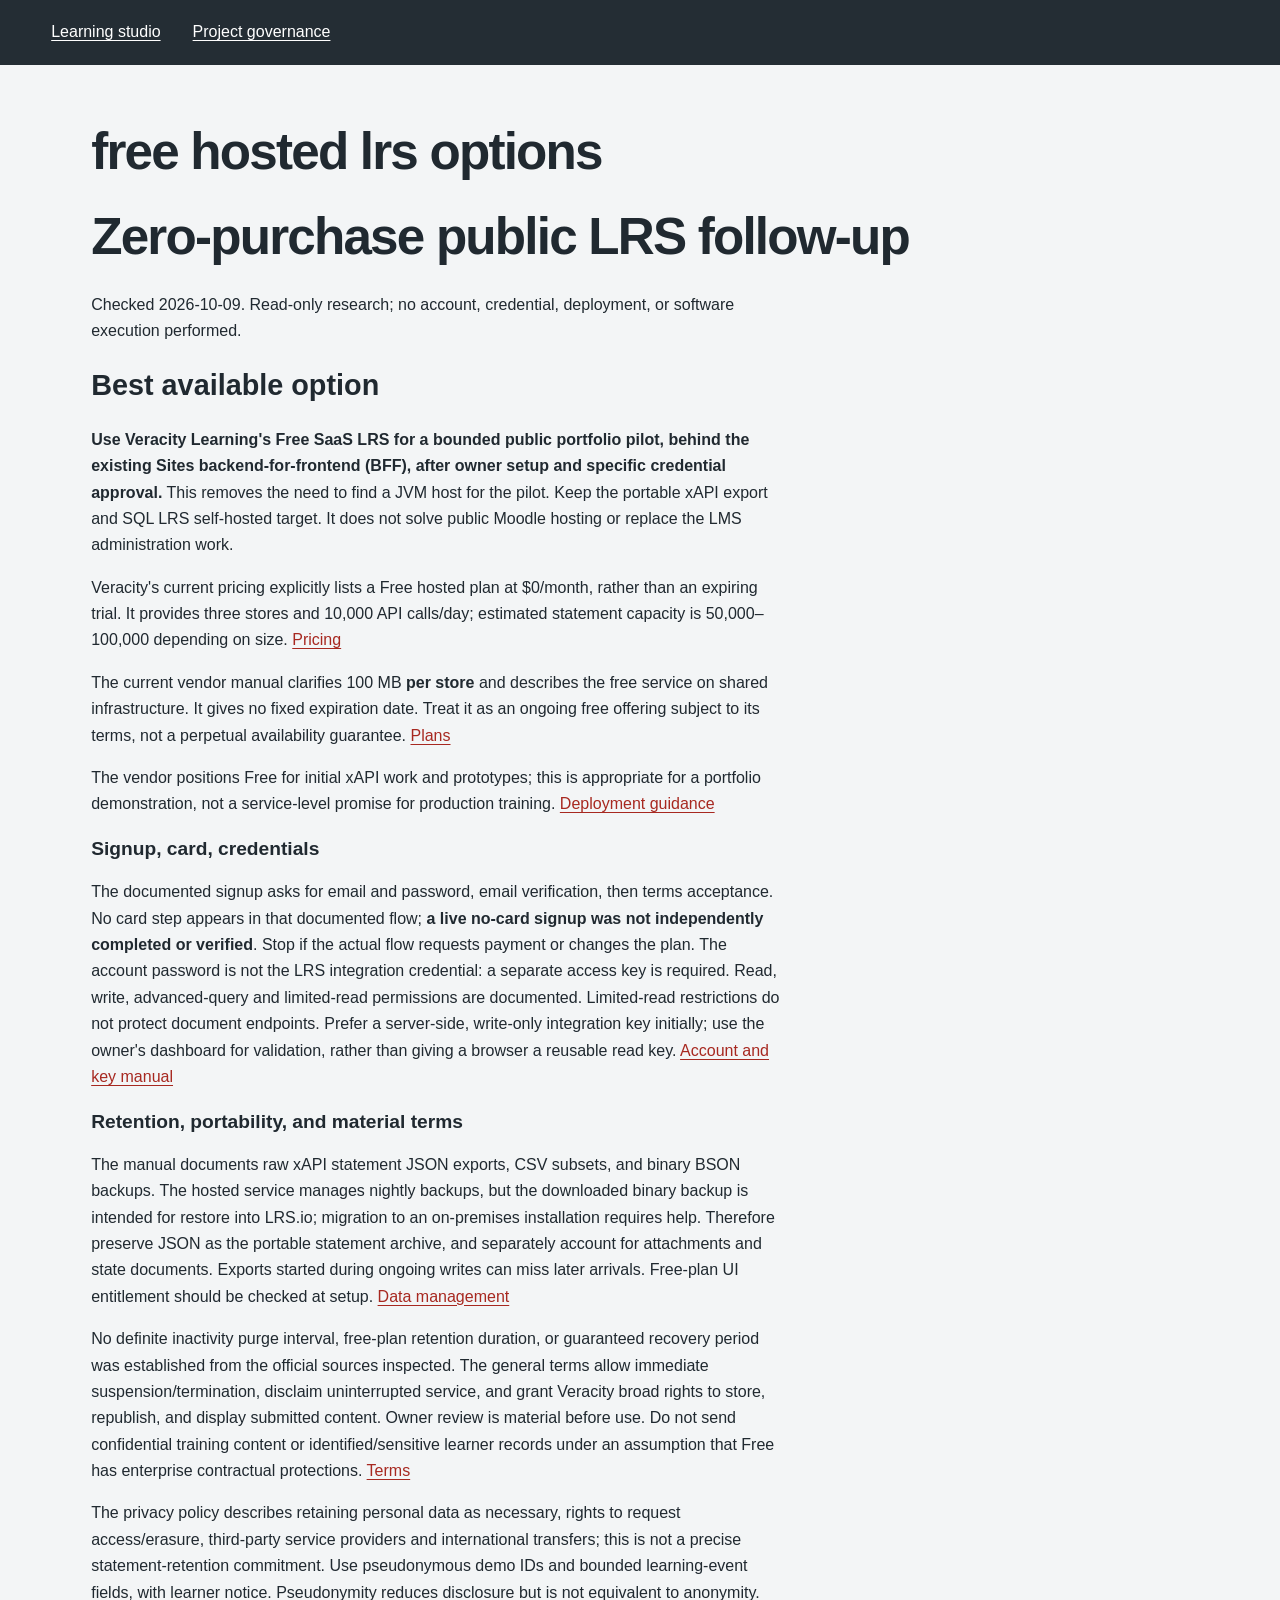
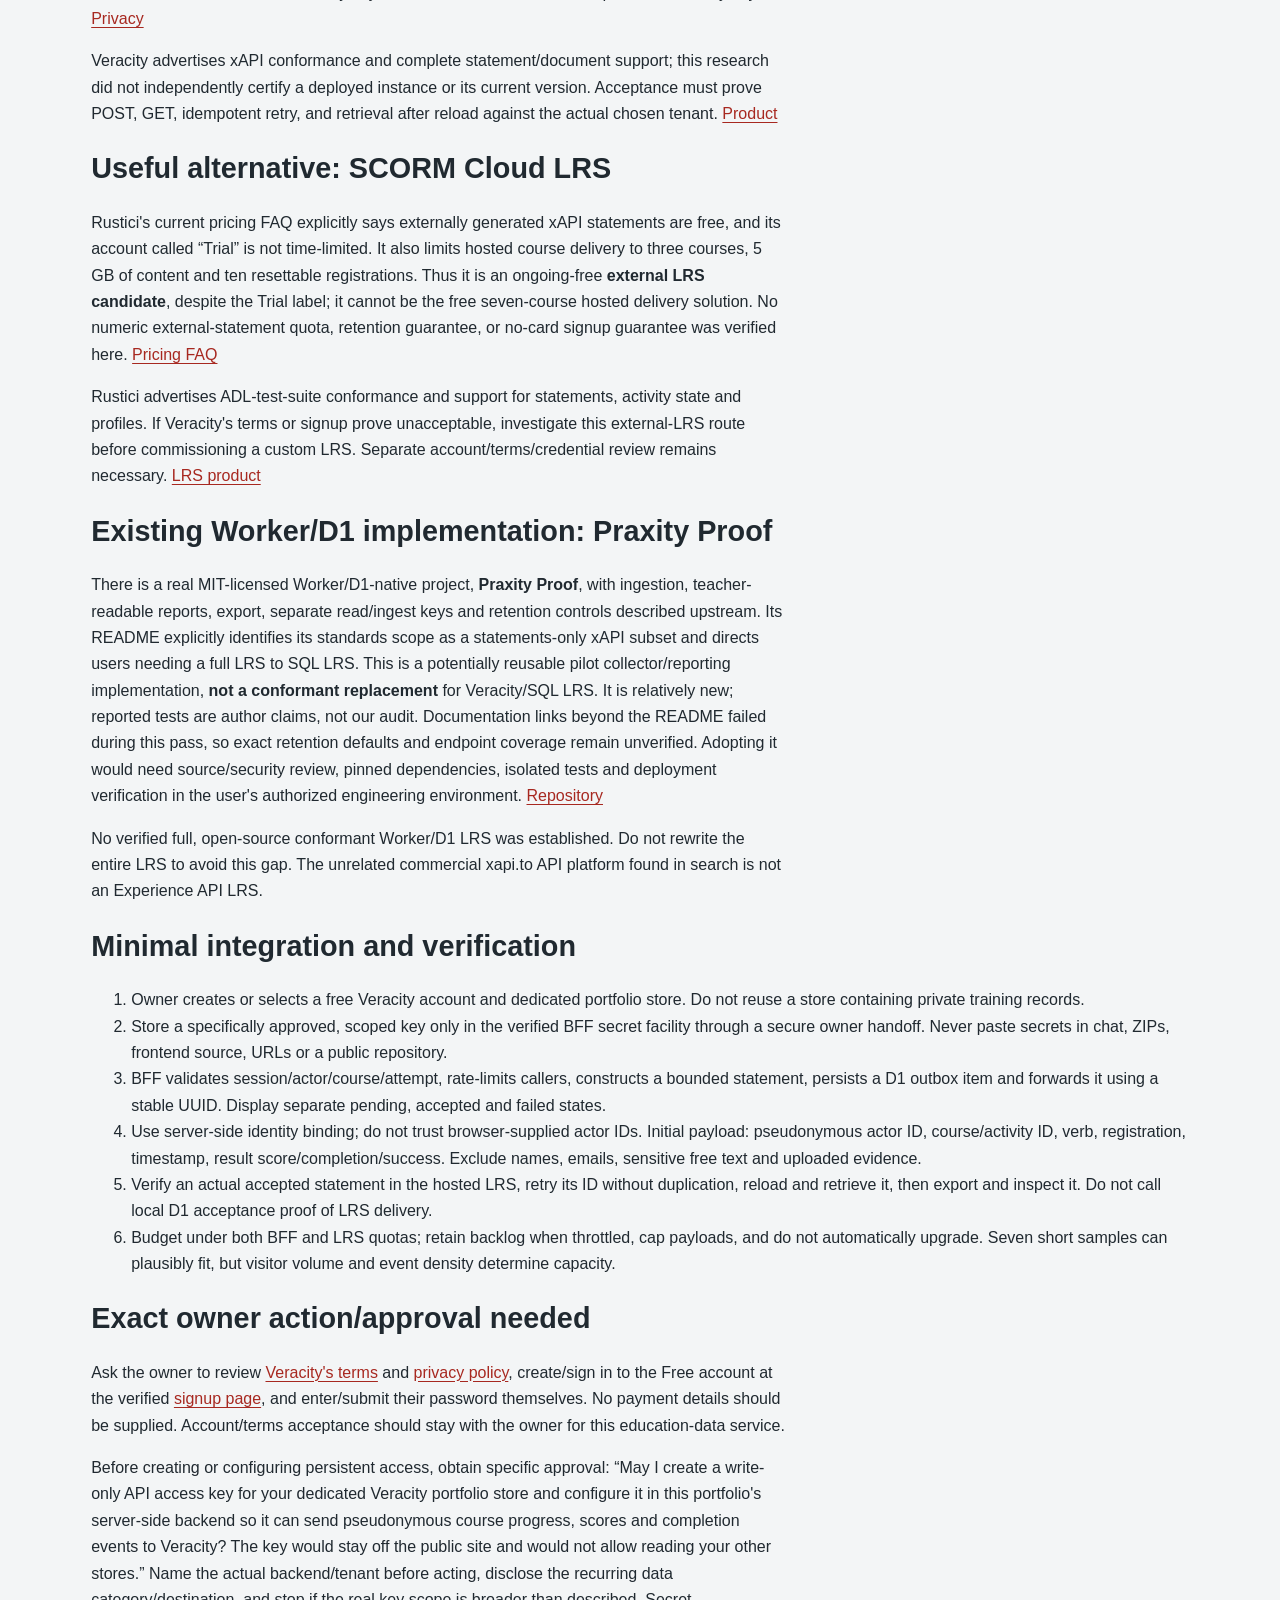
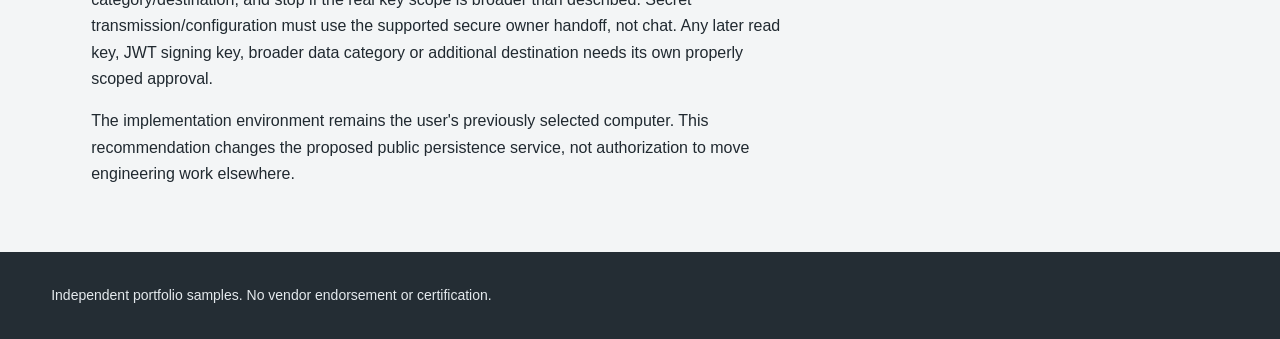
<file: governance--free-hosted-lrs-options.html>
<!doctype html><html lang="en"><meta charset="utf-8"><meta name="viewport" content="width=device-width,initial-scale=1"><title>free hosted lrs options | Learning studio</title><link rel="stylesheet" href="styles.css"><header><a href="index.html">Learning studio</a><a href="governance.html">Project governance</a></header><main><h1>free hosted lrs options</h1><h1>Zero-purchase public LRS follow-up</h1>
<p>Checked 2026-10-09. Read-only research; no account, credential, deployment, or software execution performed.</p>
<h2>Best available option</h2>
<p><strong>Use Veracity Learning&#39;s Free SaaS LRS for a bounded public portfolio pilot, behind the existing Sites backend-for-frontend (BFF), after owner setup and specific credential approval.</strong> This removes the need to find a JVM host for the pilot. Keep the portable xAPI export and SQL LRS self-hosted target. It does not solve public Moodle hosting or replace the LMS administration work.</p>
<p>Veracity&#39;s current pricing explicitly lists a Free hosted plan at $0/month, rather than an expiring trial. It provides three stores and 10,000 API calls/day; estimated statement capacity is 50,000–100,000 depending on size. <a href="https://lrs.io/home/lrs-pricing/">Pricing</a></p>
<p>The current vendor manual clarifies 100 MB <strong>per store</strong> and describes the free service on shared infrastructure. It gives no fixed expiration date. Treat it as an ongoing free offering subject to its terms, not a perpetual availability guarantee. <a href="https://veracitytech.zohodesk.com/portal/en/kb/articles/versions-of-veracity-learning">Plans</a></p>
<p>The vendor positions Free for initial xAPI work and prototypes; this is appropriate for a portfolio demonstration, not a service-level promise for production training. <a href="https://veracity.it/choosing_an_lrs_saa_s_versus_on_premise_and_enterprise_deployment_options">Deployment guidance</a></p>
<h3>Signup, card, credentials</h3>
<p>The documented signup asks for email and password, email verification, then terms acceptance. No card step appears in that documented flow; <strong>a live no-card signup was not independently completed or verified</strong>. Stop if the actual flow requests payment or changes the plan. The account password is not the LRS integration credential: a separate access key is required. Read, write, advanced-query and limited-read permissions are documented. Limited-read restrictions do not protect document endpoints. Prefer a server-side, write-only integration key initially; use the owner&#39;s dashboard for validation, rather than giving a browser a reusable read key. <a href="https://veracitytech.zohodesk.com/portal/en/kb/articles/veracity-learning-basics">Account and key manual</a></p>
<h3>Retention, portability, and material terms</h3>
<p>The manual documents raw xAPI statement JSON exports, CSV subsets, and binary BSON backups. The hosted service manages nightly backups, but the downloaded binary backup is intended for restore into LRS.io; migration to an on-premises installation requires help. Therefore preserve JSON as the portable statement archive, and separately account for attachments and state documents. Exports started during ongoing writes can miss later arrivals. Free-plan UI entitlement should be checked at setup. <a href="https://veracitytech.zohodesk.com/portal/en/kb/articles/lrs-management">Data management</a></p>
<p>No definite inactivity purge interval, free-plan retention duration, or guaranteed recovery period was established from the official sources inspected. The general terms allow immediate suspension/termination, disclaim uninterrupted service, and grant Veracity broad rights to store, republish, and display submitted content. Owner review is material before use. Do not send confidential training content or identified/sensitive learner records under an assumption that Free has enterprise contractual protections. <a href="https://veracity.it/terms-of-service">Terms</a></p>
<p>The privacy policy describes retaining personal data as necessary, rights to request access/erasure, third-party service providers and international transfers; this is not a precise statement-retention commitment. Use pseudonymous demo IDs and bounded learning-event fields, with learner notice. Pseudonymity reduces disclosure but is not equivalent to anonymity. <a href="https://veracity.it/privacy-policy">Privacy</a></p>
<p>Veracity advertises xAPI conformance and complete statement/document support; this research did not independently certify a deployed instance or its current version. Acceptance must prove POST, GET, idempotent retry, and retrieval after reload against the actual chosen tenant. <a href="https://lrs.io/home/">Product</a></p>
<h2>Useful alternative: SCORM Cloud LRS</h2>
<p>Rustici&#39;s current pricing FAQ explicitly says externally generated xAPI statements are free, and its account called “Trial” is not time-limited. It also limits hosted course delivery to three courses, 5 GB of content and ten resettable registrations. Thus it is an ongoing-free <strong>external LRS candidate</strong>, despite the Trial label; it cannot be the free seven-course hosted delivery solution. No numeric external-statement quota, retention guarantee, or no-card signup guarantee was verified here. <a href="https://rusticisoftware.com/products/scorm-cloud/pricing/">Pricing FAQ</a></p>
<p>Rustici advertises ADL-test-suite conformance and support for statements, activity state and profiles. If Veracity&#39;s terms or signup prove unacceptable, investigate this external-LRS route before commissioning a custom LRS. Separate account/terms/credential review remains necessary. <a href="https://rusticisoftware.com/products/scorm-cloud/lrs/">LRS product</a></p>
<h2>Existing Worker/D1 implementation: Praxity Proof</h2>
<p>There is a real MIT-licensed Worker/D1-native project, <strong>Praxity Proof</strong>, with ingestion, teacher-readable reports, export, separate read/ingest keys and retention controls described upstream. Its README explicitly identifies its standards scope as a statements-only xAPI subset and directs users needing a full LRS to SQL LRS. This is a potentially reusable pilot collector/reporting implementation, <strong>not a conformant replacement</strong> for Veracity/SQL LRS. It is relatively new; reported tests are author claims, not our audit. Documentation links beyond the README failed during this pass, so exact retention defaults and endpoint coverage remain unverified. Adopting it would need source/security review, pinned dependencies, isolated tests and deployment verification in the user&#39;s authorized engineering environment. <a href="https://github.com/Praxity/praxity-proof">Repository</a></p>
<p>No verified full, open-source conformant Worker/D1 LRS was established. Do not rewrite the entire LRS to avoid this gap. The unrelated commercial xapi.to API platform found in search is not an Experience API LRS.</p>
<h2>Minimal integration and verification</h2>
<ol>
<li>Owner creates or selects a free Veracity account and dedicated portfolio store. Do not reuse a store containing private training records.</li>
<li>Store a specifically approved, scoped key only in the verified BFF secret facility through a secure owner handoff. Never paste secrets in chat, ZIPs, frontend source, URLs or a public repository.</li>
<li>BFF validates session/actor/course/attempt, rate-limits callers, constructs a bounded statement, persists a D1 outbox item and forwards it using a stable UUID. Display separate pending, accepted and failed states.</li>
<li>Use server-side identity binding; do not trust browser-supplied actor IDs. Initial payload: pseudonymous actor ID, course/activity ID, verb, registration, timestamp, result score/completion/success. Exclude names, emails, sensitive free text and uploaded evidence.</li>
<li>Verify an actual accepted statement in the hosted LRS, retry its ID without duplication, reload and retrieve it, then export and inspect it. Do not call local D1 acceptance proof of LRS delivery.</li>
<li>Budget under both BFF and LRS quotas; retain backlog when throttled, cap payloads, and do not automatically upgrade. Seven short samples can plausibly fit, but visitor volume and event density determine capacity.</li>
</ol>
<h2>Exact owner action/approval needed</h2>
<p>Ask the owner to review <a href="https://veracity.it/terms-of-service">Veracity&#39;s terms</a> and <a href="https://veracity.it/privacy-policy">privacy policy</a>, create/sign in to the Free account at the verified <a href="https://lrs.io/ui/users/create/">signup page</a>, and enter/submit their password themselves. No payment details should be supplied. Account/terms acceptance should stay with the owner for this education-data service.</p>
<p>Before creating or configuring persistent access, obtain specific approval: “May I create a write-only API access key for your dedicated Veracity portfolio store and configure it in this portfolio&#39;s server-side backend so it can send pseudonymous course progress, scores and completion events to Veracity? The key would stay off the public site and would not allow reading your other stores.” Name the actual backend/tenant before acting, disclose the recurring data category/destination, and stop if the real key scope is broader than described. Secret transmission/configuration must use the supported secure owner handoff, not chat. Any later read key, JWT signing key, broader data category or additional destination needs its own properly scoped approval.</p>
<p>The implementation environment remains the user&#39;s previously selected computer. This recommendation changes the proposed public persistence service, not authorization to move engineering work elsewhere.</p>
</main><footer>Independent portfolio samples. No vendor endorsement or certification.</footer></html>
</file>
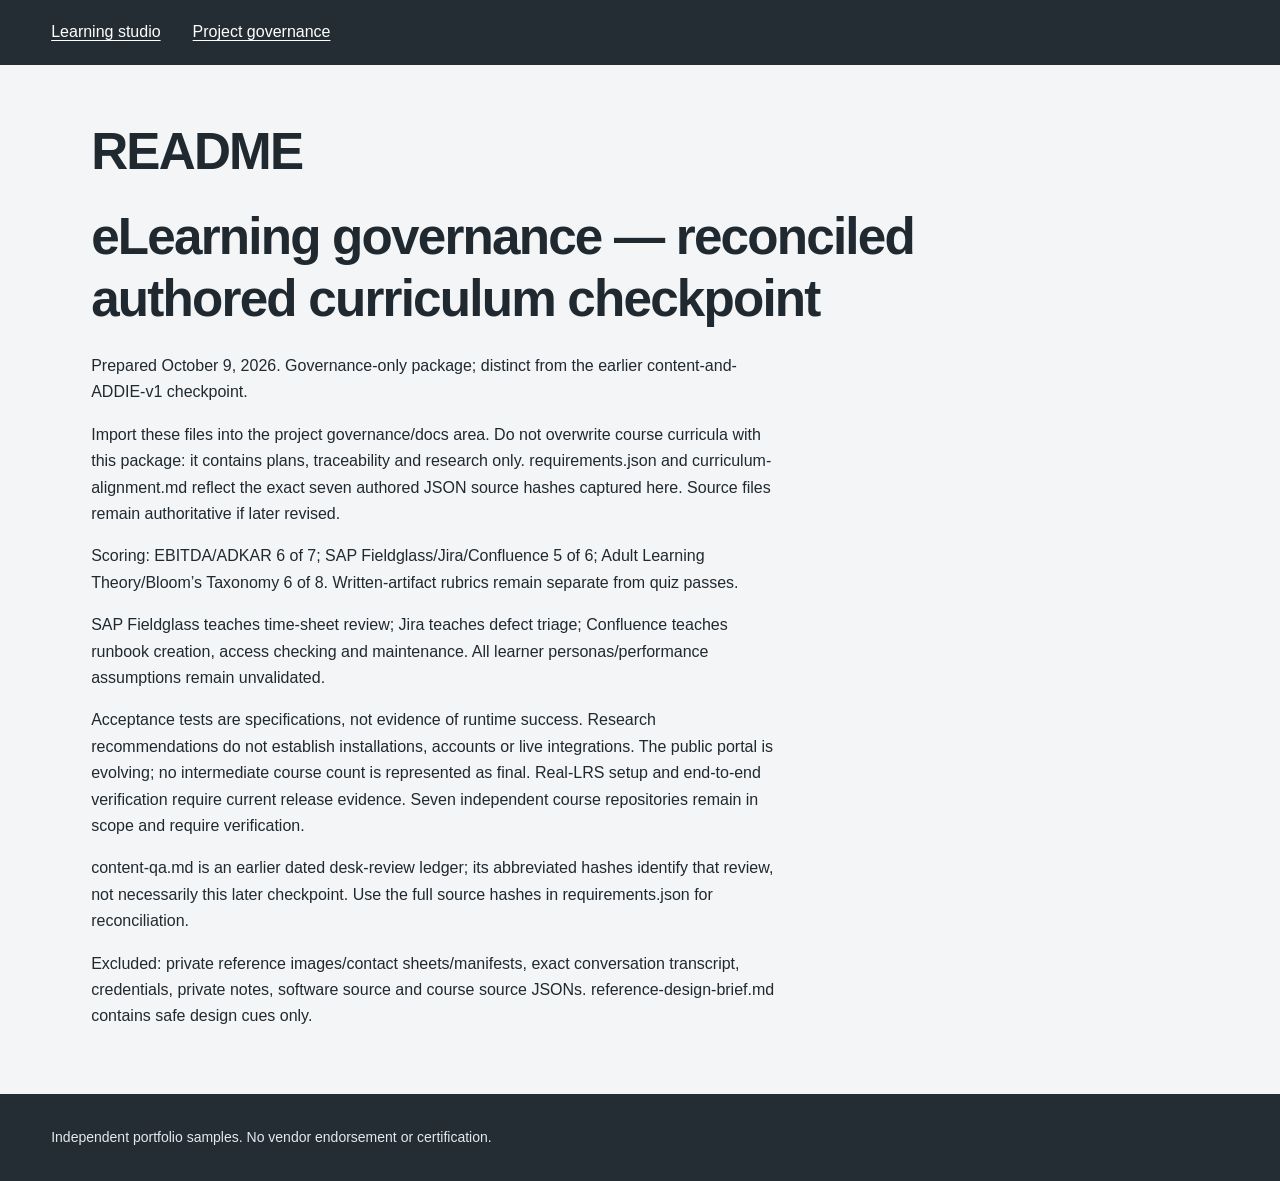
<file: governance--README.html>
<!doctype html><html lang="en"><meta charset="utf-8"><meta name="viewport" content="width=device-width,initial-scale=1"><title>README | Learning studio</title><link rel="stylesheet" href="styles.css"><header><a href="index.html">Learning studio</a><a href="governance.html">Project governance</a></header><main><h1>README</h1><h1>eLearning governance — reconciled authored curriculum checkpoint</h1>
<p>Prepared October 9, 2026. Governance-only package; distinct from the earlier content-and-ADDIE-v1 checkpoint.</p>
<p>Import these files into the project governance/docs area. Do not overwrite course curricula with this package: it contains plans, traceability and research only. requirements.json and curriculum-alignment.md reflect the exact seven authored JSON source hashes captured here. Source files remain authoritative if later revised.</p>
<p>Scoring: EBITDA/ADKAR 6 of 7; SAP Fieldglass/Jira/Confluence 5 of 6; Adult Learning Theory/Bloom’s Taxonomy 6 of 8. Written-artifact rubrics remain separate from quiz passes.</p>
<p>SAP Fieldglass teaches time-sheet review; Jira teaches defect triage; Confluence teaches runbook creation, access checking and maintenance. All learner personas/performance assumptions remain unvalidated.</p>
<p>Acceptance tests are specifications, not evidence of runtime success. Research recommendations do not establish installations, accounts or live integrations. The public portal is evolving; no intermediate course count is represented as final. Real-LRS setup and end-to-end verification require current release evidence. Seven independent course repositories remain in scope and require verification.</p>
<p>content-qa.md is an earlier dated desk-review ledger; its abbreviated hashes identify that review, not necessarily this later checkpoint. Use the full source hashes in requirements.json for reconciliation.</p>
<p>Excluded: private reference images/contact sheets/manifests, exact conversation transcript, credentials, private notes, software source and course source JSONs. reference-design-brief.md contains safe design cues only.</p>
</main><footer>Independent portfolio samples. No vendor endorsement or certification.</footer></html>
</file>
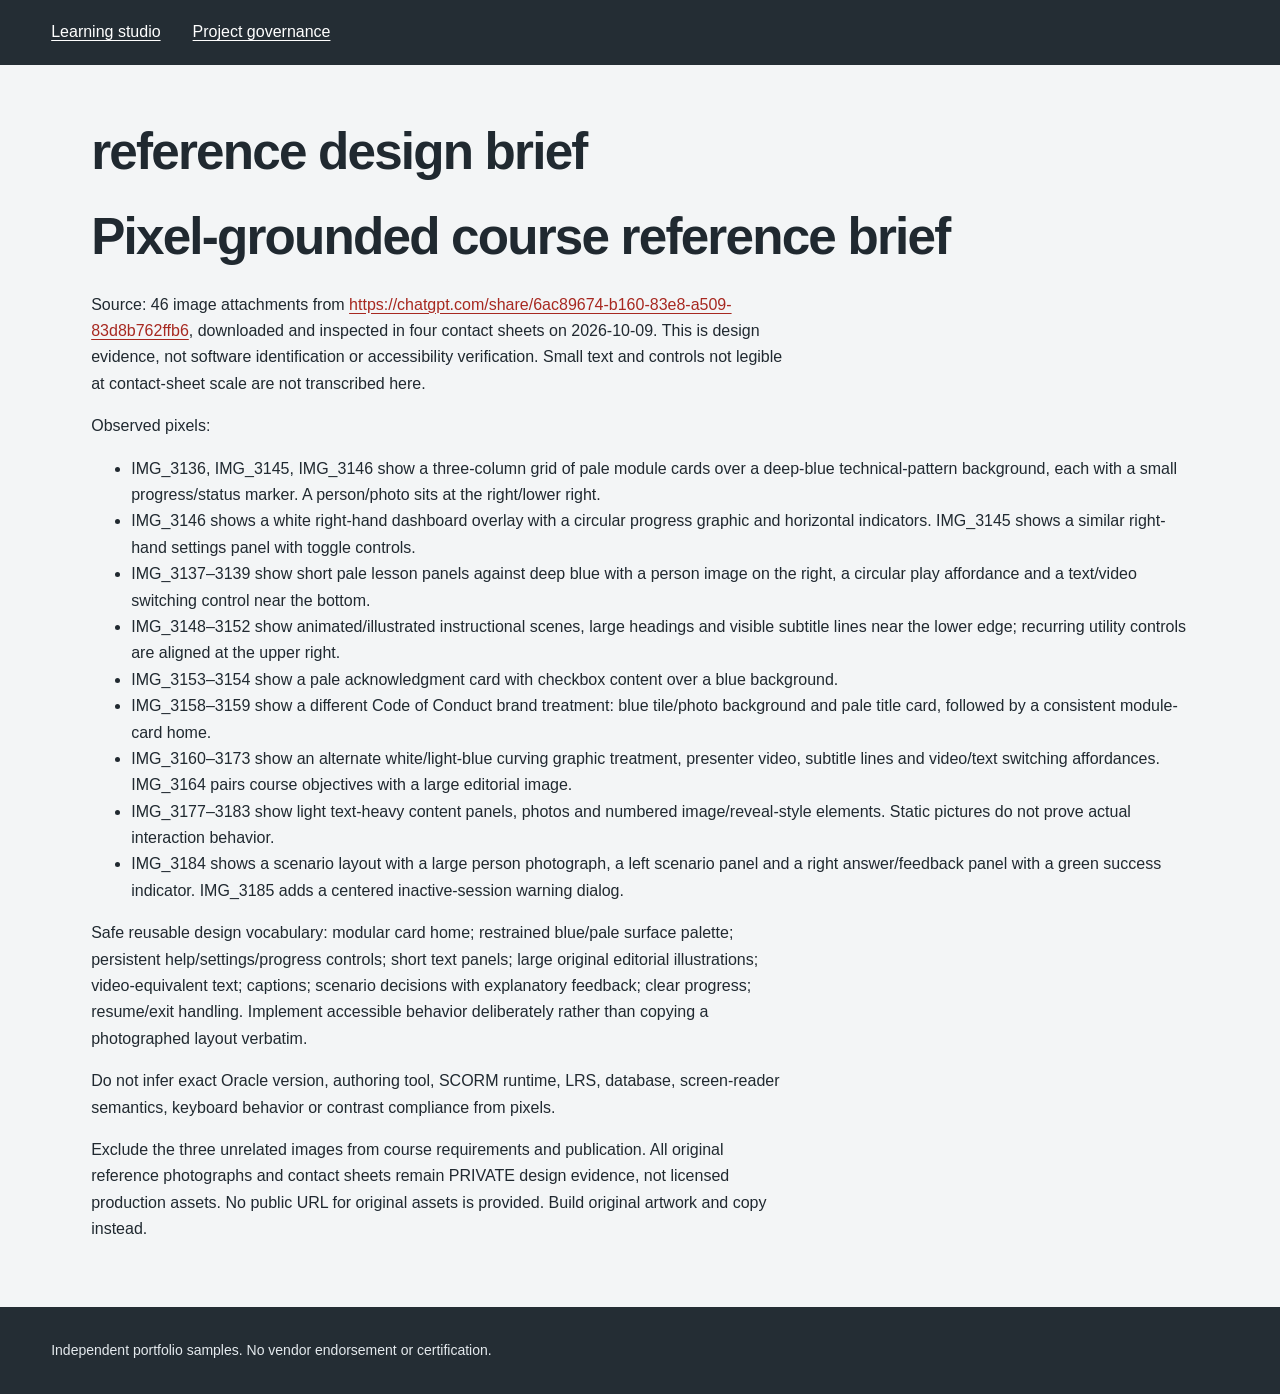
<file: governance--reference-design-brief.html>
<!doctype html><html lang="en"><meta charset="utf-8"><meta name="viewport" content="width=device-width,initial-scale=1"><title>reference design brief | Learning studio</title><link rel="stylesheet" href="styles.css"><header><a href="index.html">Learning studio</a><a href="governance.html">Project governance</a></header><main><h1>reference design brief</h1><h1>Pixel-grounded course reference brief</h1>
<p>Source: 46 image attachments from <a href="https://chatgpt.com/share/6ac89674-b160-83e8-a509-83d8b762ffb6">https://chatgpt.com/share/6ac89674-b160-83e8-a509-83d8b762ffb6</a>, downloaded and inspected in four contact sheets on 2026-10-09. This is design evidence, not software identification or accessibility verification. Small text and controls not legible at contact-sheet scale are not transcribed here.</p>
<p>Observed pixels:</p>
<ul>
<li>IMG_3136, IMG_3145, IMG_3146 show a three-column grid of pale module cards over a deep-blue technical-pattern background, each with a small progress/status marker. A person/photo sits at the right/lower right.</li>
<li>IMG_3146 shows a white right-hand dashboard overlay with a circular progress graphic and horizontal indicators. IMG_3145 shows a similar right-hand settings panel with toggle controls.</li>
<li>IMG_3137–3139 show short pale lesson panels against deep blue with a person image on the right, a circular play affordance and a text/video switching control near the bottom.</li>
<li>IMG_3148–3152 show animated/illustrated instructional scenes, large headings and visible subtitle lines near the lower edge; recurring utility controls are aligned at the upper right.</li>
<li>IMG_3153–3154 show a pale acknowledgment card with checkbox content over a blue background.</li>
<li>IMG_3158–3159 show a different Code of Conduct brand treatment: blue tile/photo background and pale title card, followed by a consistent module-card home.</li>
<li>IMG_3160–3173 show an alternate white/light-blue curving graphic treatment, presenter video, subtitle lines and video/text switching affordances. IMG_3164 pairs course objectives with a large editorial image.</li>
<li>IMG_3177–3183 show light text-heavy content panels, photos and numbered image/reveal-style elements. Static pictures do not prove actual interaction behavior.</li>
<li>IMG_3184 shows a scenario layout with a large person photograph, a left scenario panel and a right answer/feedback panel with a green success indicator. IMG_3185 adds a centered inactive-session warning dialog.</li>
</ul>
<p>Safe reusable design vocabulary: modular card home; restrained blue/pale surface palette; persistent help/settings/progress controls; short text panels; large original editorial illustrations; video-equivalent text; captions; scenario decisions with explanatory feedback; clear progress; resume/exit handling. Implement accessible behavior deliberately rather than copying a photographed layout verbatim.</p>
<p>Do not infer exact Oracle version, authoring tool, SCORM runtime, LRS, database, screen-reader semantics, keyboard behavior or contrast compliance from pixels.</p>
<p>Exclude the three unrelated images from course requirements and publication. All original reference photographs and contact sheets remain PRIVATE design evidence, not licensed production assets. No public URL for original assets is provided. Build original artwork and copy instead.</p>
</main><footer>Independent portfolio samples. No vendor endorsement or certification.</footer></html>
</file>
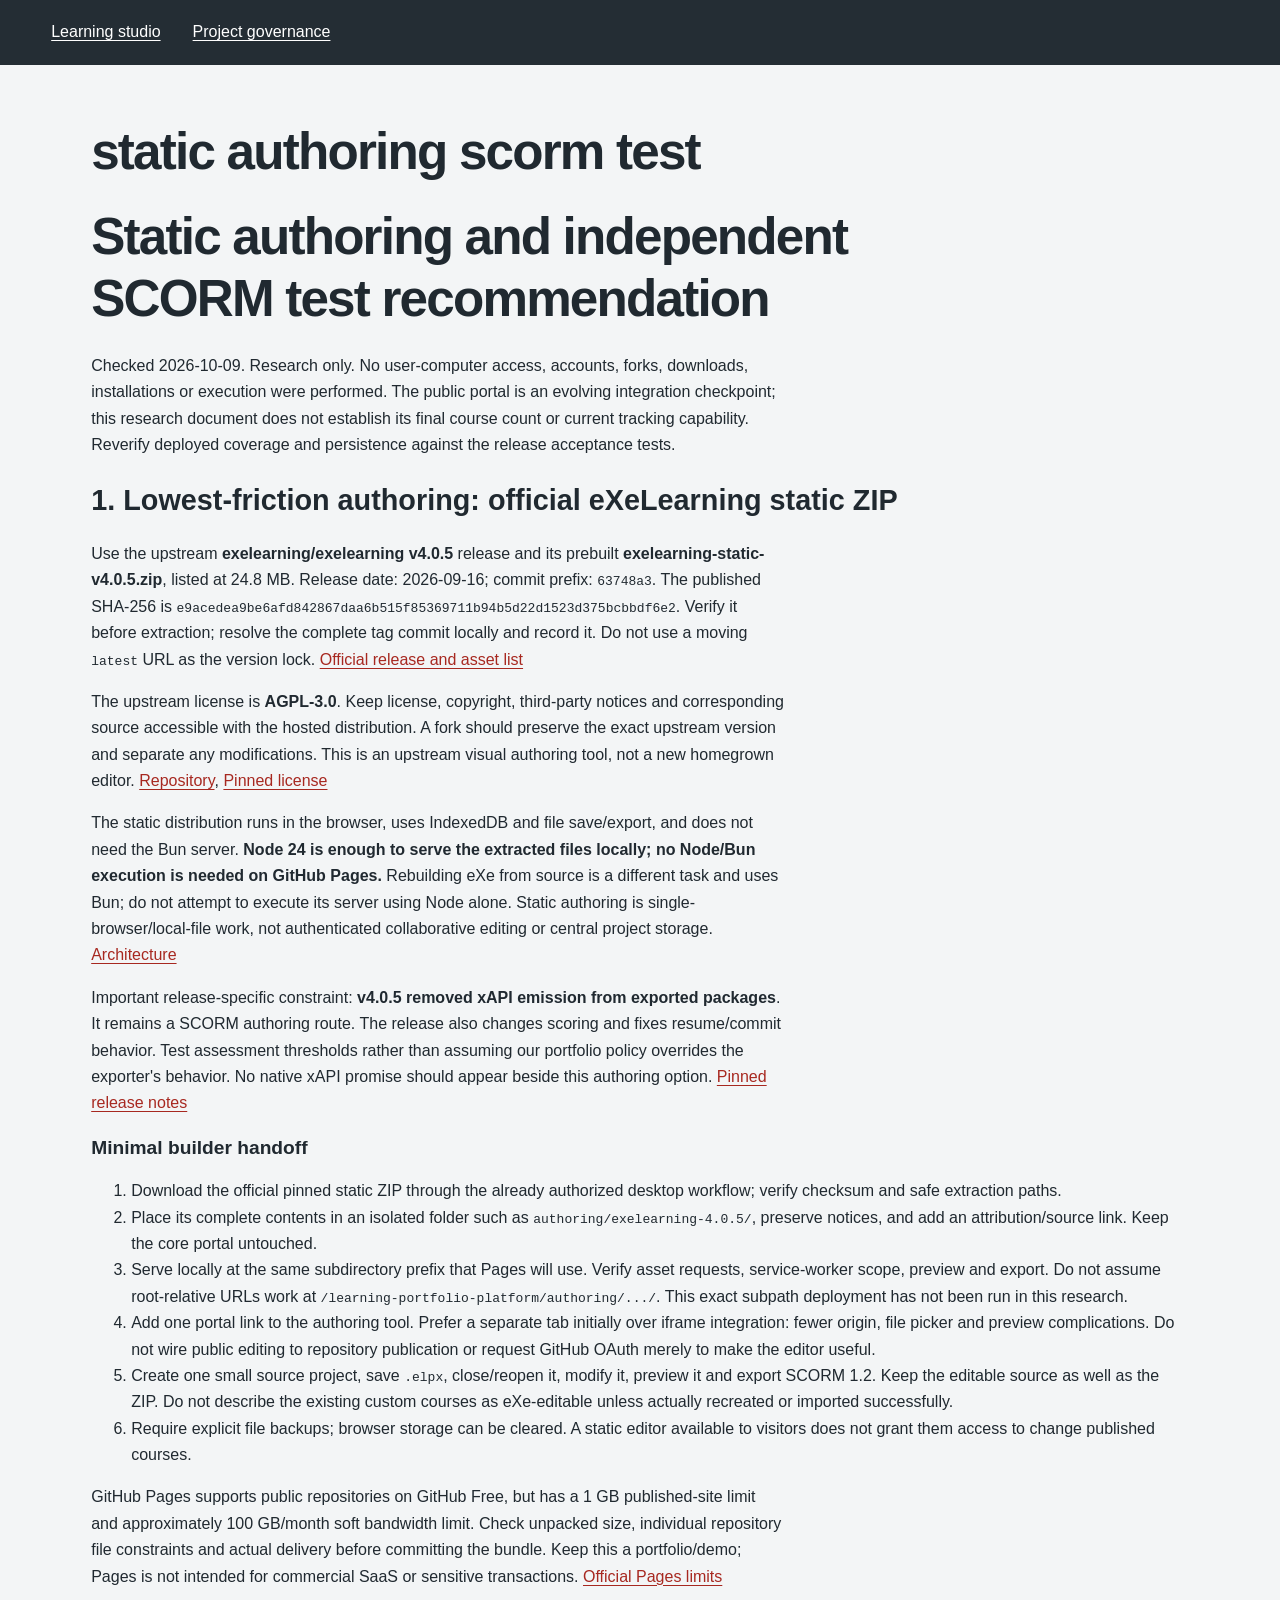
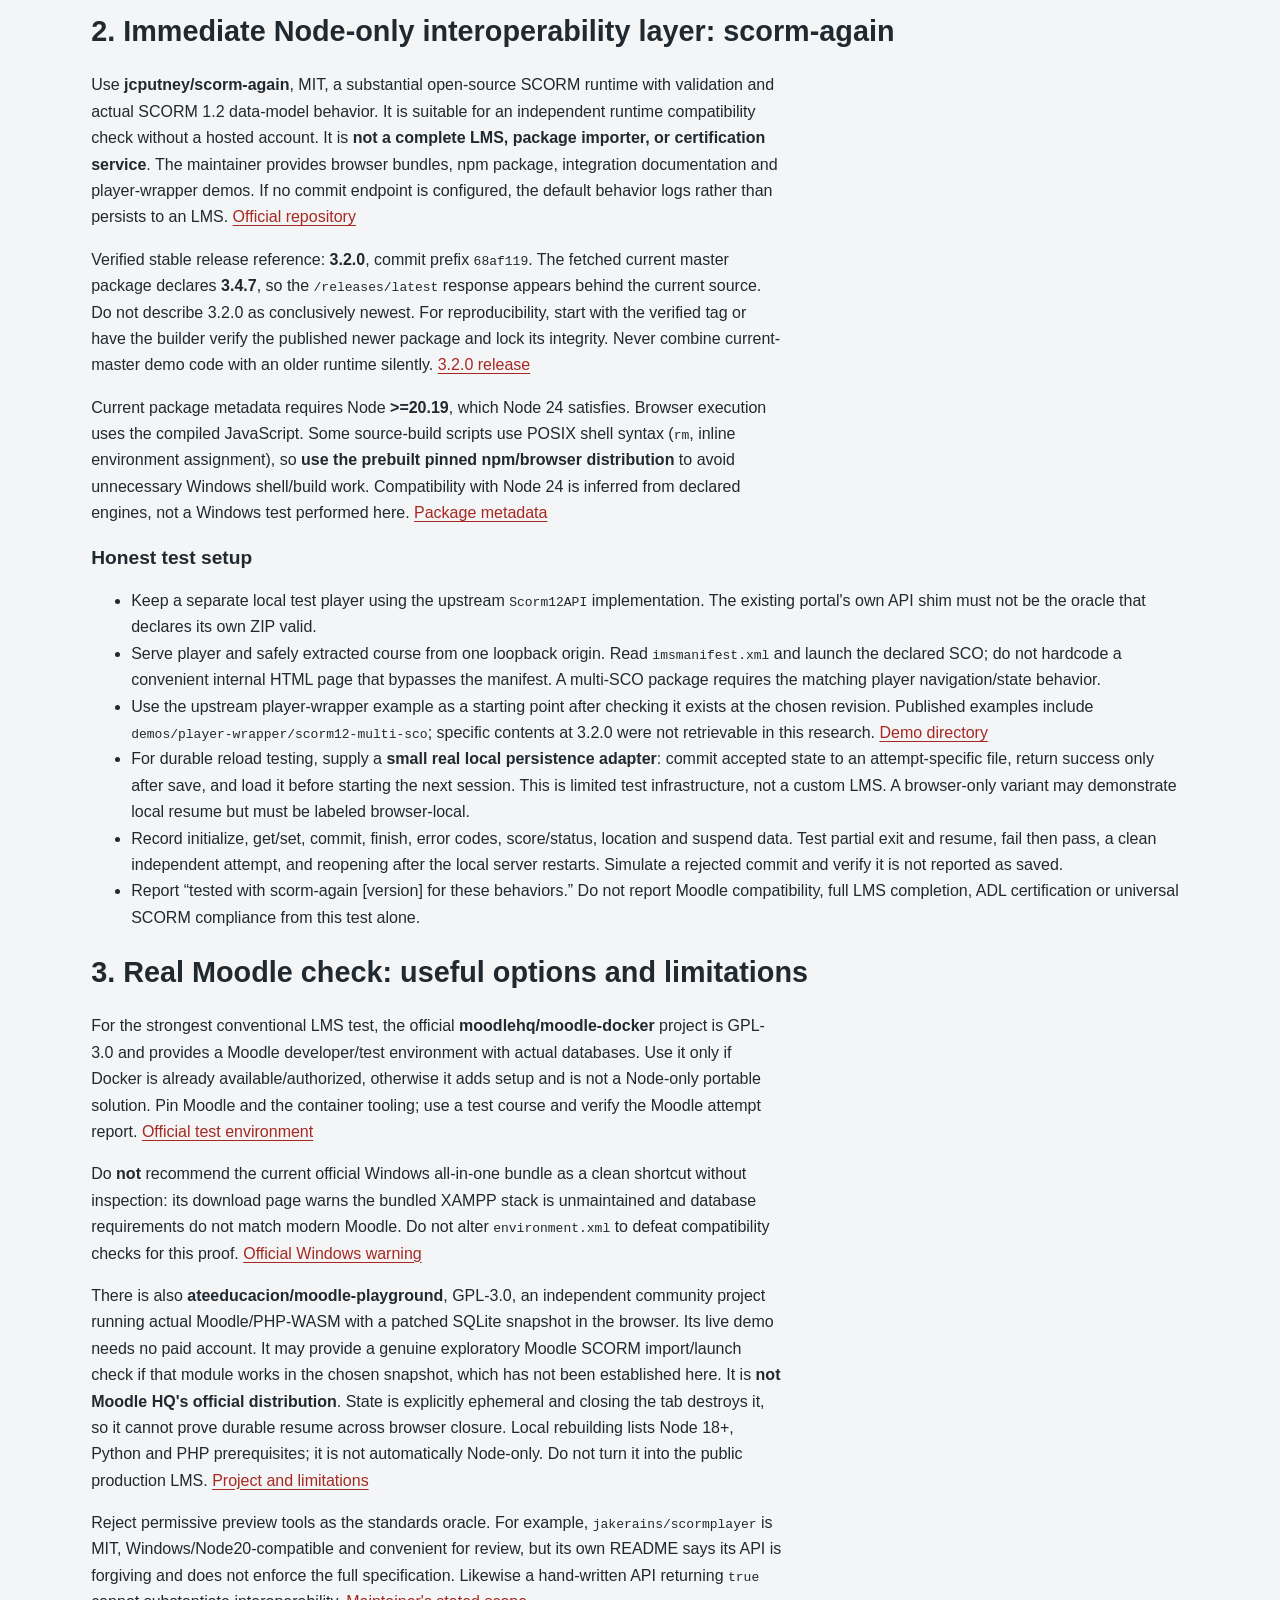
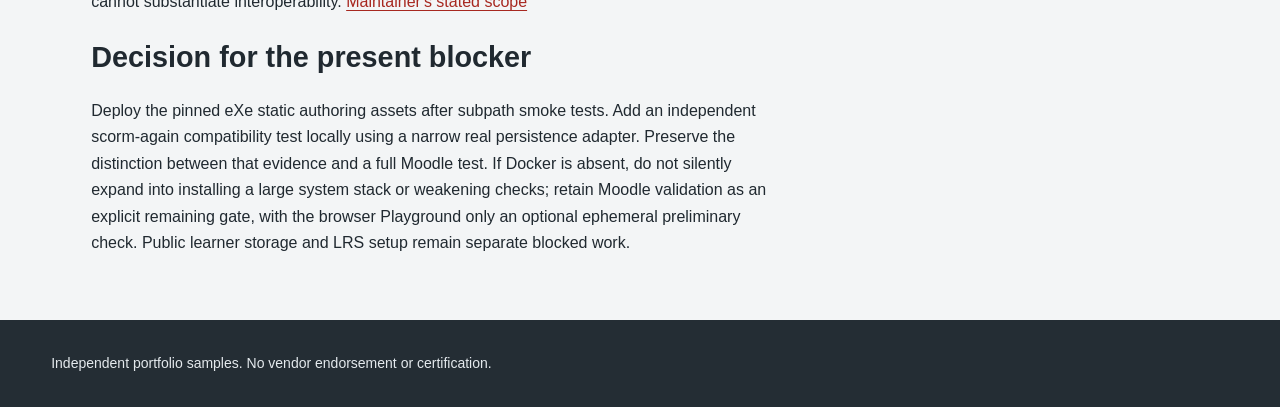
<file: governance--static-authoring-scorm-test.html>
<!doctype html><html lang="en"><meta charset="utf-8"><meta name="viewport" content="width=device-width,initial-scale=1"><title>static authoring scorm test | Learning studio</title><link rel="stylesheet" href="styles.css"><header><a href="index.html">Learning studio</a><a href="governance.html">Project governance</a></header><main><h1>static authoring scorm test</h1><h1>Static authoring and independent SCORM test recommendation</h1>
<p>Checked 2026-10-09. Research only. No user-computer access, accounts, forks, downloads, installations or execution were performed. The public portal is an evolving integration checkpoint; this research document does not establish its final course count or current tracking capability. Reverify deployed coverage and persistence against the release acceptance tests.</p>
<h2>1. Lowest-friction authoring: official eXeLearning static ZIP</h2>
<p>Use the upstream <strong>exelearning/exelearning v4.0.5</strong> release and its prebuilt <strong>exelearning-static-v4.0.5.zip</strong>, listed at 24.8 MB. Release date: 2026-09-16; commit prefix: <code>63748a3</code>. The published SHA-256 is <code>e9acedea9be6afd842867daa6b515f85369711b94b5d22d1523d375bcbbdf6e2</code>. Verify it before extraction; resolve the complete tag commit locally and record it. Do not use a moving <code>latest</code> URL as the version lock. <a href="https://github.com/exelearning/exelearning/releases">Official release and asset list</a></p>
<p>The upstream license is <strong>AGPL-3.0</strong>. Keep license, copyright, third-party notices and corresponding source accessible with the hosted distribution. A fork should preserve the exact upstream version and separate any modifications. This is an upstream visual authoring tool, not a new homegrown editor. <a href="https://github.com/exelearning/exelearning">Repository</a>, <a href="https://github.com/exelearning/exelearning/blob/v4.0.5/LICENSE">Pinned license</a></p>
<p>The static distribution runs in the browser, uses IndexedDB and file save/export, and does not need the Bun server. <strong>Node 24 is enough to serve the extracted files locally; no Node/Bun execution is needed on GitHub Pages.</strong> Rebuilding eXe from source is a different task and uses Bun; do not attempt to execute its server using Node alone. Static authoring is single-browser/local-file work, not authenticated collaborative editing or central project storage. <a href="governance--architecture.html">Architecture</a></p>
<p>Important release-specific constraint: <strong>v4.0.5 removed xAPI emission from exported packages</strong>. It remains a SCORM authoring route. The release also changes scoring and fixes resume/commit behavior. Test assessment thresholds rather than assuming our portfolio policy overrides the exporter&#39;s behavior. No native xAPI promise should appear beside this authoring option. <a href="https://github.com/exelearning/exelearning/releases/tag/v4.0.5">Pinned release notes</a></p>
<h3>Minimal builder handoff</h3>
<ol>
<li>Download the official pinned static ZIP through the already authorized desktop workflow; verify checksum and safe extraction paths.</li>
<li>Place its complete contents in an isolated folder such as <code>authoring/exelearning-4.0.5/</code>, preserve notices, and add an attribution/source link. Keep the core portal untouched.</li>
<li>Serve locally at the same subdirectory prefix that Pages will use. Verify asset requests, service-worker scope, preview and export. Do not assume root-relative URLs work at <code>/learning-portfolio-platform/authoring/.../</code>. This exact subpath deployment has not been run in this research.</li>
<li>Add one portal link to the authoring tool. Prefer a separate tab initially over iframe integration: fewer origin, file picker and preview complications. Do not wire public editing to repository publication or request GitHub OAuth merely to make the editor useful.</li>
<li>Create one small source project, save <code>.elpx</code>, close/reopen it, modify it, preview it and export SCORM 1.2. Keep the editable source as well as the ZIP. Do not describe the existing custom courses as eXe-editable unless actually recreated or imported successfully.</li>
<li>Require explicit file backups; browser storage can be cleared. A static editor available to visitors does not grant them access to change published courses.</li>
</ol>
<p>GitHub Pages supports public repositories on GitHub Free, but has a 1 GB published-site limit and approximately 100 GB/month soft bandwidth limit. Check unpacked size, individual repository file constraints and actual delivery before committing the bundle. Keep this a portfolio/demo; Pages is not intended for commercial SaaS or sensitive transactions. <a href="https://docs.github.com/en/pages/getting-started-with-github-pages/github-pages-limits">Official Pages limits</a></p>
<h2>2. Immediate Node-only interoperability layer: scorm-again</h2>
<p>Use <strong>jcputney/scorm-again</strong>, MIT, a substantial open-source SCORM runtime with validation and actual SCORM 1.2 data-model behavior. It is suitable for an independent runtime compatibility check without a hosted account. It is <strong>not a complete LMS, package importer, or certification service</strong>. The maintainer provides browser bundles, npm package, integration documentation and player-wrapper demos. If no commit endpoint is configured, the default behavior logs rather than persists to an LMS. <a href="https://github.com/jcputney/scorm-again">Official repository</a></p>
<p>Verified stable release reference: <strong>3.2.0</strong>, commit prefix <code>68af119</code>. The fetched current master package declares <strong>3.4.7</strong>, so the <code>/releases/latest</code> response appears behind the current source. Do not describe 3.2.0 as conclusively newest. For reproducibility, start with the verified tag or have the builder verify the published newer package and lock its integrity. Never combine current-master demo code with an older runtime silently. <a href="https://github.com/jcputney/scorm-again/releases/tag/3.2.0">3.2.0 release</a></p>
<p>Current package metadata requires Node <strong>&gt;=20.19</strong>, which Node 24 satisfies. Browser execution uses the compiled JavaScript. Some source-build scripts use POSIX shell syntax (<code>rm</code>, inline environment assignment), so <strong>use the prebuilt pinned npm/browser distribution</strong> to avoid unnecessary Windows shell/build work. Compatibility with Node 24 is inferred from declared engines, not a Windows test performed here. <a href="https://github.com/jcputney/scorm-again/blob/master/package.json">Package metadata</a></p>
<h3>Honest test setup</h3>
<ul>
<li>Keep a separate local test player using the upstream <code>Scorm12API</code> implementation. The existing portal&#39;s own API shim must not be the oracle that declares its own ZIP valid.</li>
<li>Serve player and safely extracted course from one loopback origin. Read <code>imsmanifest.xml</code> and launch the declared SCO; do not hardcode a convenient internal HTML page that bypasses the manifest. A multi-SCO package requires the matching player navigation/state behavior.</li>
<li>Use the upstream player-wrapper example as a starting point after checking it exists at the chosen revision. Published examples include <code>demos/player-wrapper/scorm12-multi-sco</code>; specific contents at 3.2.0 were not retrievable in this research. <a href="https://github.com/jcputney/scorm-again/tree/master/demos/player-wrapper">Demo directory</a></li>
<li>For durable reload testing, supply a <strong>small real local persistence adapter</strong>: commit accepted state to an attempt-specific file, return success only after save, and load it before starting the next session. This is limited test infrastructure, not a custom LMS. A browser-only variant may demonstrate local resume but must be labeled browser-local.</li>
<li>Record initialize, get/set, commit, finish, error codes, score/status, location and suspend data. Test partial exit and resume, fail then pass, a clean independent attempt, and reopening after the local server restarts. Simulate a rejected commit and verify it is not reported as saved.</li>
<li>Report “tested with scorm-again [version] for these behaviors.” Do not report Moodle compatibility, full LMS completion, ADL certification or universal SCORM compliance from this test alone.</li>
</ul>
<h2>3. Real Moodle check: useful options and limitations</h2>
<p>For the strongest conventional LMS test, the official <strong>moodlehq/moodle-docker</strong> project is GPL-3.0 and provides a Moodle developer/test environment with actual databases. Use it only if Docker is already available/authorized, otherwise it adds setup and is not a Node-only portable solution. Pin Moodle and the container tooling; use a test course and verify the Moodle attempt report. <a href="https://github.com/moodlehq/moodle-docker">Official test environment</a></p>
<p>Do <strong>not</strong> recommend the current official Windows all-in-one bundle as a clean shortcut without inspection: its download page warns the bundled XAMPP stack is unmaintained and database requirements do not match modern Moodle. Do not alter <code>environment.xml</code> to defeat compatibility checks for this proof. <a href="https://download.moodle.org/windows/">Official Windows warning</a></p>
<p>There is also <strong>ateeducacion/moodle-playground</strong>, GPL-3.0, an independent community project running actual Moodle/PHP-WASM with a patched SQLite snapshot in the browser. Its live demo needs no paid account. It may provide a genuine exploratory Moodle SCORM import/launch check if that module works in the chosen snapshot, which has not been established here. It is <strong>not Moodle HQ&#39;s official distribution</strong>. State is explicitly ephemeral and closing the tab destroys it, so it cannot prove durable resume across browser closure. Local rebuilding lists Node 18+, Python and PHP prerequisites; it is not automatically Node-only. Do not turn it into the public production LMS. <a href="https://github.com/ateeducacion/moodle-playground">Project and limitations</a></p>
<p>Reject permissive preview tools as the standards oracle. For example, <code>jakerains/scormplayer</code> is MIT, Windows/Node20-compatible and convenient for review, but its own README says its API is forgiving and does not enforce the full specification. Likewise a hand-written API returning <code>true</code> cannot substantiate interoperability. <a href="https://github.com/jakerains/scormplayer">Maintainer&#39;s stated scope</a></p>
<h2>Decision for the present blocker</h2>
<p>Deploy the pinned eXe static authoring assets after subpath smoke tests. Add an independent scorm-again compatibility test locally using a narrow real persistence adapter. Preserve the distinction between that evidence and a full Moodle test. If Docker is absent, do not silently expand into installing a large system stack or weakening checks; retain Moodle validation as an explicit remaining gate, with the browser Playground only an optional ephemeral preliminary check. Public learner storage and LRS setup remain separate blocked work.</p>
</main><footer>Independent portfolio samples. No vendor endorsement or certification.</footer></html>
</file>
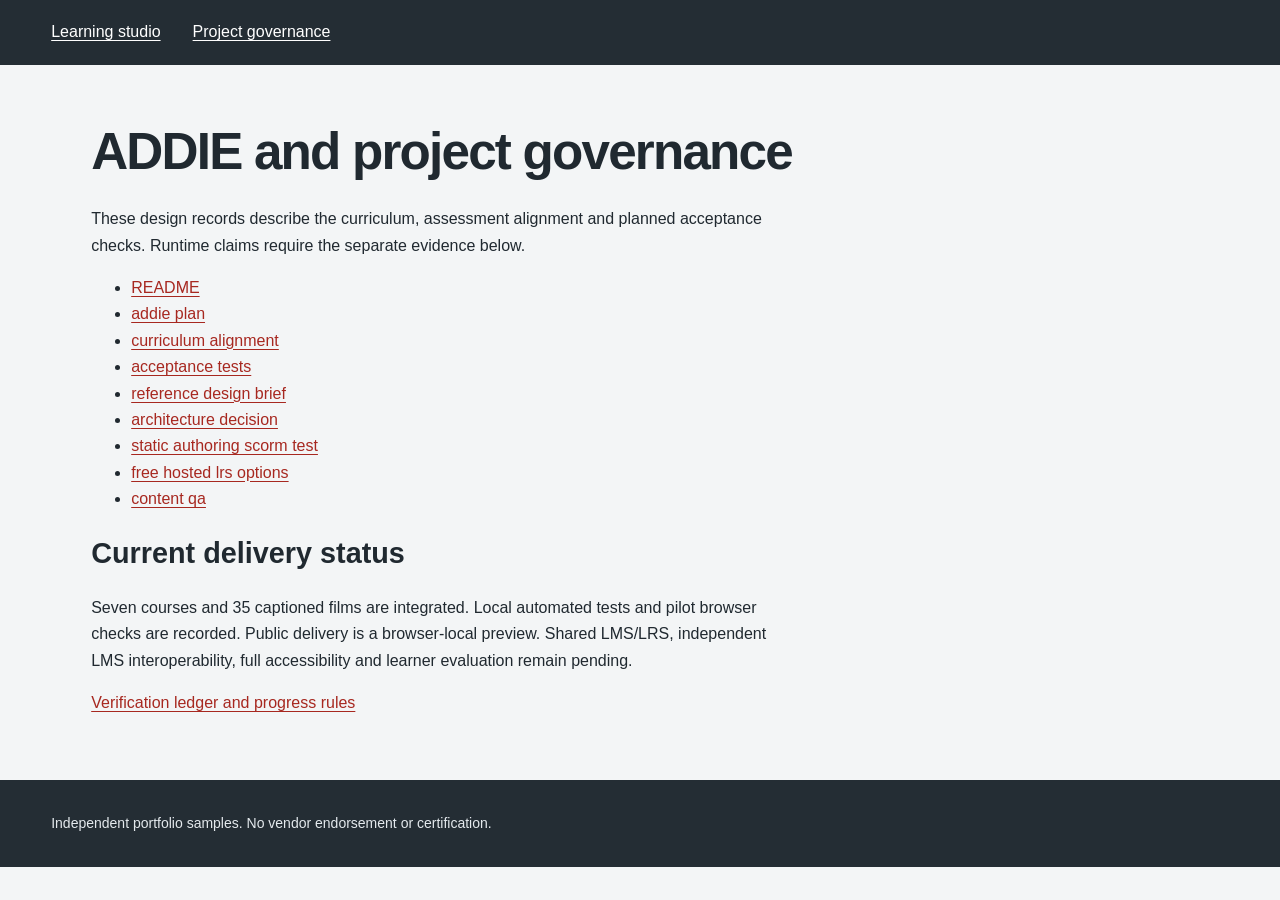
<file: governance.html>
<!doctype html><html lang="en"><meta charset="utf-8"><meta name="viewport" content="width=device-width,initial-scale=1"><title>ADDIE and project governance | Learning studio</title><link rel="stylesheet" href="styles.css"><header><a href="index.html">Learning studio</a><a href="governance.html">Project governance</a></header><main><h1>ADDIE and project governance</h1><p>These design records describe the curriculum, assessment alignment and planned acceptance checks. Runtime claims require the separate evidence below.</p><ul><li><a href="governance--README.html">README</a></li><li><a href="governance--addie-plan.html">addie plan</a></li><li><a href="governance--curriculum-alignment.html">curriculum alignment</a></li><li><a href="governance--acceptance-tests.html">acceptance tests</a></li><li><a href="governance--reference-design-brief.html">reference design brief</a></li><li><a href="governance--architecture-decision.html">architecture decision</a></li><li><a href="governance--static-authoring-scorm-test.html">static authoring scorm test</a></li><li><a href="governance--free-hosted-lrs-options.html">free hosted lrs options</a></li><li><a href="governance--content-qa.html">content qa</a></li></ul><h2>Current delivery status</h2><p>Seven courses and 35 captioned films are integrated. Local automated tests and pilot browser checks are recorded. Public delivery is a browser-local preview. Shared LMS/LRS, independent LMS interoperability, full accessibility and learner evaluation remain pending.</p><p><a href="verification.html">Verification ledger and progress rules</a></p></main><footer>Independent portfolio samples. No vendor endorsement or certification.</footer></html>
</file>
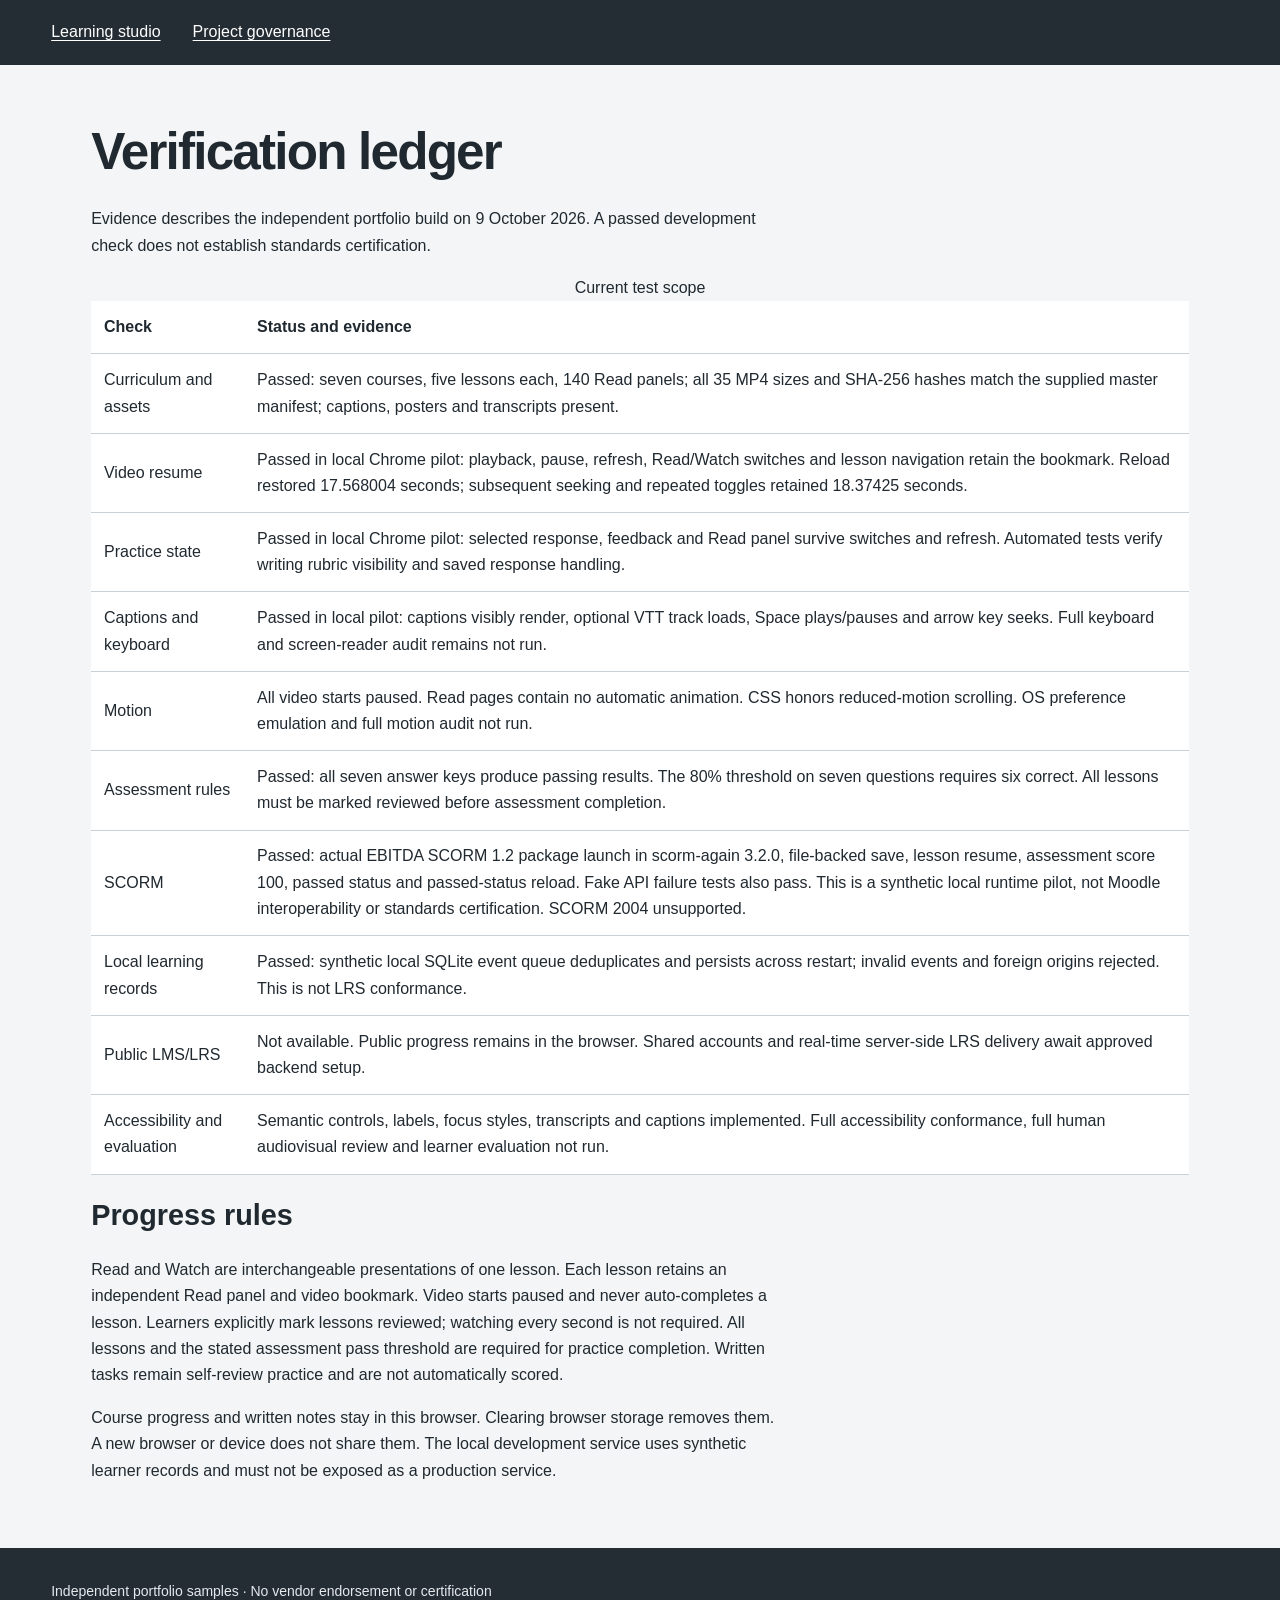
<file: verification.html>
<!doctype html><html lang="en"><meta charset="utf-8"><meta name="viewport" content="width=device-width,initial-scale=1"><title>Verification ledger | Learning studio</title><link rel="stylesheet" href="styles.css"><header><a href="index.html">Learning studio</a><a href="governance.html">Project governance</a></header><main><h1>Verification ledger</h1><p>Evidence describes the independent portfolio build on 9 October 2026. A passed development check does not establish standards certification.</p><table><caption>Current test scope</caption><thead><tr><th>Check</th><th>Status and evidence</th></tr></thead><tbody><tr><td>Curriculum and assets</td><td>Passed: seven courses, five lessons each, 140 Read panels; all 35 MP4 sizes and SHA-256 hashes match the supplied master manifest; captions, posters and transcripts present.</td></tr><tr><td>Video resume</td><td>Passed in local Chrome pilot: playback, pause, refresh, Read/Watch switches and lesson navigation retain the bookmark. Reload restored 17.568004 seconds; subsequent seeking and repeated toggles retained 18.37425 seconds.</td></tr><tr><td>Practice state</td><td>Passed in local Chrome pilot: selected response, feedback and Read panel survive switches and refresh. Automated tests verify writing rubric visibility and saved response handling.</td></tr><tr><td>Captions and keyboard</td><td>Passed in local pilot: captions visibly render, optional VTT track loads, Space plays/pauses and arrow key seeks. Full keyboard and screen-reader audit remains not run.</td></tr><tr><td>Motion</td><td>All video starts paused. Read pages contain no automatic animation. CSS honors reduced-motion scrolling. OS preference emulation and full motion audit not run.</td></tr><tr><td>Assessment rules</td><td>Passed: all seven answer keys produce passing results. The 80% threshold on seven questions requires six correct. All lessons must be marked reviewed before assessment completion.</td></tr><tr><td>SCORM</td><td>Passed: actual EBITDA SCORM 1.2 package launch in scorm-again 3.2.0, file-backed save, lesson resume, assessment score 100, passed status and passed-status reload. Fake API failure tests also pass. This is a synthetic local runtime pilot, not Moodle interoperability or standards certification. SCORM 2004 unsupported.</td></tr><tr><td>Local learning records</td><td>Passed: synthetic local SQLite event queue deduplicates and persists across restart; invalid events and foreign origins rejected. This is not LRS conformance.</td></tr><tr><td>Public LMS/LRS</td><td>Not available. Public progress remains in the browser. Shared accounts and real-time server-side LRS delivery await approved backend setup.</td></tr><tr><td>Accessibility and evaluation</td><td>Semantic controls, labels, focus styles, transcripts and captions implemented. Full accessibility conformance, full human audiovisual review and learner evaluation not run.</td></tr></tbody></table><h2>Progress rules</h2><p>Read and Watch are interchangeable presentations of one lesson. Each lesson retains an independent Read panel and video bookmark. Video starts paused and never auto-completes a lesson. Learners explicitly mark lessons reviewed; watching every second is not required. All lessons and the stated assessment pass threshold are required for practice completion. Written tasks remain self-review practice and are not automatically scored.</p><p>Course progress and written notes stay in this browser. Clearing browser storage removes them. A new browser or device does not share them. The local development service uses synthetic learner records and must not be exposed as a production service.</p></main><footer>Independent portfolio samples · No vendor endorsement or certification</footer></html>
</file>
<file: styles.css>
:root{--accent:#a72820;--dark:#242d34;--ink:#202930;--muted:#53616b;--paper:#fff;--bg:#f3f5f6;--line:#c9d1d7;font-family:Inter,Segoe UI,Arial,sans-serif;color:var(--ink);background:var(--bg);font-size:100%;line-height:1.65}*{box-sizing:border-box}body{margin:0}body[data-theme=blue]{--accent:#15578a}a{color:var(--accent);text-underline-offset:.2em}button,input,textarea,select{font:inherit}button,.button{display:inline-block;border:1px solid var(--accent);background:var(--accent);color:#fff;padding:.7rem 1.1rem;cursor:pointer;border-radius:3px;font-weight:600;text-decoration:none}button.secondary{background:white;color:var(--accent)}button:disabled{opacity:.5;cursor:not-allowed}button:hover{filter:brightness(.92)}:focus-visible{outline:3px solid #1475c1;outline-offset:4px}header{background:var(--dark);color:#fff;display:flex;align-items:center;gap:2rem;padding:1.2rem 4vw;flex-wrap:wrap}header a{color:#fff}header nav{display:flex;gap:1.5rem}.brand{font-size:1.5rem;font-weight:800;text-decoration:none;display:flex;align-items:center;gap:1rem}.brand span{font-size:.85rem;letter-spacing:.16em;border-left:1px solid #9aa6af;padding-left:1rem}.theme-label{margin-left:auto;font-size:.875rem}select{padding:.3rem}.skip{position:absolute;top:-100px;background:white;padding:1rem;z-index:10}.skip:focus{top:0}main{max-width:1200px;margin:auto;padding:3rem 4vw}.eyebrow{text-transform:uppercase;letter-spacing:.14em;font-size:.8rem;font-weight:700;color:var(--accent)}h1,h2,h3{line-height:1.2}h1{font-size:clamp(2rem,4vw,3.6rem);font-weight:650;letter-spacing:-.035em;margin:.5rem 0 1.5rem;max-width:900px}h2{font-size:1.8rem}h3{font-size:1.2rem}p{max-width:78ch}.intro{border-bottom:4px solid var(--accent);padding-bottom:1.5rem;margin-bottom:2rem}.muted{color:var(--muted)}.grid{display:grid;grid-template-columns:repeat(auto-fit,minmax(min(100%,290px),1fr));gap:1.3rem}.card{background:#fff;border:1px solid var(--line);padding:1.6rem;display:flex;flex-direction:column;align-items:flex-start;gap:.7rem}.card h2{font-size:1.45rem;margin:0}.card p{margin:.3rem 0}.card .button{margin-top:auto}.tag{font-size:.82rem;color:var(--muted);font-weight:600}.layout{display:grid;grid-template-columns:280px minmax(0,1fr);max-width:1500px;margin:auto}.sidebar{padding:2rem 1.5rem;background:#e8edef;border-right:1px solid var(--line)}.sidebar ol{padding:0;list-style:none}.sidebar button{display:block;width:100%;text-align:left;margin:.5rem 0;background:transparent;color:var(--ink);border-color:transparent;font-weight:400}.sidebar button[aria-current=step]{background:white;border-left:4px solid var(--accent);font-weight:700}.sidebar progress{width:100%;accent-color:var(--accent)}.course-main{margin:0;max-width:100%;padding:2.5rem clamp(1.2rem,4vw,4rem)}.prose{max-width:78ch}.prose p{white-space:pre-wrap}.callout,fieldset,.result{background:white;border:1px solid var(--line);padding:1.5rem;margin:1.5rem 0}fieldset{min-width:0}legend{font-weight:700;padding:0 .3rem}.choice{display:flex;align-items:flex-start;gap:.7rem;padding:.65rem .4rem;cursor:pointer}.choice input{margin-top:.45rem;width:1.15rem;height:1.15rem;flex-shrink:0}.feedback{border-left:4px solid var(--accent);padding:1rem;background:#f1f4f6;margin-top:1rem}.actions{display:flex;gap:1rem;justify-content:space-between;flex-wrap:wrap;margin:2rem 0}.status{font-size:.9rem;color:var(--muted)}textarea{width:100%;padding:1rem;min-height:150px;border:1px solid #697c89;resize:vertical}textarea.code{font-family:Consolas,monospace;min-height:60vh;font-size:.875rem}input[type=text]{padding:.5rem;width:100%}footer{padding:2rem 4vw;background:#242d34;color:#e4e9ed;font-size:.875rem}table{width:100%;border-collapse:collapse;background:white}td,th{text-align:left;padding:.8rem;border-bottom:1px solid var(--line)}.table-wrap{overflow:auto}details{margin:1rem 0}summary{cursor:pointer;font-weight:600}.error{border-left:4px solid #a72820;padding:1rem;background:#fff}.rubric dt{font-weight:700}.rubric dd{margin:0 0 1rem 1rem} @media(max-width:800px){.layout{grid-template-columns:1fr}.sidebar{border-right:0;border-bottom:1px solid var(--line)}.sidebar ol{display:flex;flex-wrap:wrap;gap:.5rem}.sidebar li{flex:1 1 180px}.course-main{padding:1.5rem}.theme-label{margin-left:0}header{gap:1rem}header nav{gap:1rem}h1{font-size:2.2rem}}@media(prefers-reduced-motion:reduce){*{scroll-behavior:auto!important}}@media print{header,.sidebar,.actions,footer{display:none}.layout{display:block}main{padding:0}button{display:none}}

[aria-label="Visual course editor"] label{display:block;margin:1rem 0;font-weight:600}[aria-label="Visual course editor"] input,[aria-label="Visual course editor"] textarea{display:block;width:100%;padding:.7rem;margin-top:.3rem;font:inherit}[aria-label="Visual course editor"] textarea{min-height:8rem}[aria-label="Visual course editor"] details{border:1px solid #b6c1c7;padding:1rem;margin:.8rem 0}
</file>
<file: panels.css>
.slide{background:white;border:1px solid var(--line);border-top:5px solid var(--accent);padding:clamp(1rem,3vw,2.5rem);min-height:340px}.slide h2{font-size:clamp(1.5rem,3vw,2.3rem);max-width:30ch}.visual-grid{display:grid;grid-template-columns:repeat(auto-fit,minmax(min(100%,180px),1fr));gap:1rem;padding:0;list-style-position:inside}.visual-card{background:#eef3f7;border:1px solid #c3d0da;padding:1.2rem}.visual-card p{font-size:1.15rem;font-weight:600;line-height:1.45}.bridge{display:flex;gap:.7rem;flex-wrap:wrap;padding:0;list-style:none}.bridge li{display:flex;flex-direction:column;min-width:95px;border-bottom:4px solid var(--accent);padding:.7rem;background:#edf2f5}.bridge strong{font-size:2rem}.bridge span{font-size:.875rem}.bridge li:last-child{background:var(--dark);color:white}.slide .feedback{font-size:.95rem}.reading-panels{max-width:80ch}
</file>
